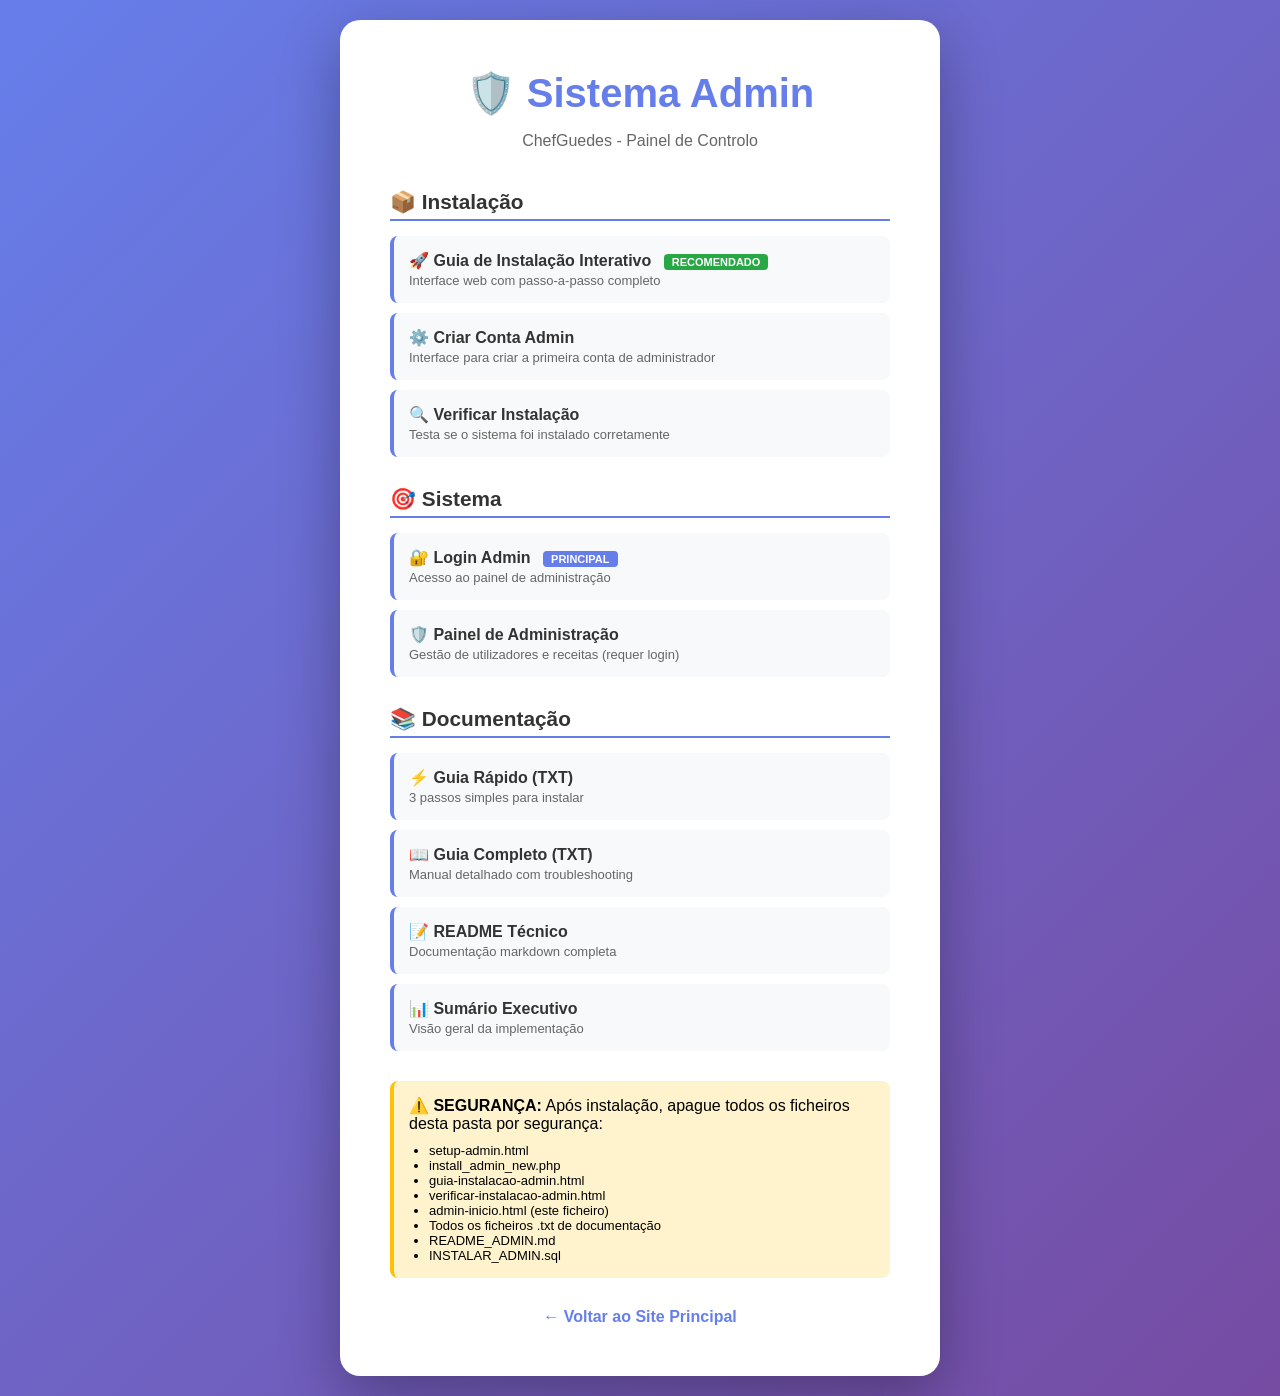
<file: admin-inicio.html>
<!DOCTYPE html>
<html lang="pt">
<head>
    <meta charset="UTF-8">
    <meta name="viewport" content="width=device-width, initial-scale=1.0">
    <title>Sistema Admin - ChefGuedes</title>
    <style>
        * { margin: 0; padding: 0; box-sizing: border-box; }
        body {
            font-family: 'Segoe UI', Tahoma, Geneva, Verdana, sans-serif;
            background: linear-gradient(135deg, #667eea 0%, #764ba2 100%);
            min-height: 100vh;
            display: flex;
            align-items: center;
            justify-content: center;
            padding: 20px;
        }
        .container {
            background: white;
            border-radius: 20px;
            box-shadow: 0 20px 60px rgba(0,0,0,0.3);
            padding: 50px;
            max-width: 600px;
            width: 100%;
        }
        h1 {
            color: #667eea;
            text-align: center;
            margin-bottom: 15px;
            font-size: 2.5em;
        }
        .subtitle {
            text-align: center;
            color: #666;
            margin-bottom: 40px;
        }
        .section {
            margin-bottom: 30px;
        }
        .section h2 {
            color: #333;
            margin-bottom: 15px;
            font-size: 1.3em;
            border-bottom: 2px solid #667eea;
            padding-bottom: 5px;
        }
        .link-grid {
            display: grid;
            gap: 10px;
        }
        .link {
            display: block;
            padding: 15px;
            background: #f8f9fa;
            border-radius: 8px;
            text-decoration: none;
            color: #333;
            transition: all 0.3s;
            border-left: 4px solid #667eea;
        }
        .link:hover {
            background: #e9ecef;
            transform: translateX(5px);
        }
        .link-title {
            font-weight: 600;
            margin-bottom: 3px;
        }
        .link-desc {
            font-size: 13px;
            color: #666;
        }
        .badge {
            display: inline-block;
            background: #667eea;
            color: white;
            padding: 2px 8px;
            border-radius: 4px;
            font-size: 11px;
            margin-left: 8px;
        }
        .badge-success {
            background: #28a745;
        }
        .badge-warning {
            background: #ffc107;
            color: #000;
        }
    </style>
</head>
<body>
    <div class="container">
        <h1>🛡️ Sistema Admin</h1>
        <p class="subtitle">ChefGuedes - Painel de Controlo</p>
        
        <!-- INSTALAÇÃO -->
        <div class="section">
            <h2>📦 Instalação</h2>
            <div class="link-grid">
                <a href="guia-instalacao-admin.html" class="link">
                    <div class="link-title">🚀 Guia de Instalação Interativo <span class="badge-success badge">RECOMENDADO</span></div>
                    <div class="link-desc">Interface web com passo-a-passo completo</div>
                </a>
                <a href="setup-admin.html" class="link">
                    <div class="link-title">⚙️ Criar Conta Admin</div>
                    <div class="link-desc">Interface para criar a primeira conta de administrador</div>
                </a>
                <a href="verificar-instalacao-admin.html" class="link">
                    <div class="link-title">🔍 Verificar Instalação</div>
                    <div class="link-desc">Testa se o sistema foi instalado corretamente</div>
                </a>
            </div>
        </div>
        
        <!-- SISTEMA -->
        <div class="section">
            <h2>🎯 Sistema</h2>
            <div class="link-grid">
                <a href="login.html" class="link">
                    <div class="link-title">🔐 Login Admin <span class="badge">PRINCIPAL</span></div>
                    <div class="link-desc">Acesso ao painel de administração</div>
                </a>
                <a href="pages/admin.html" class="link">
                    <div class="link-title">🛡️ Painel de Administração</div>
                    <div class="link-desc">Gestão de utilizadores e receitas (requer login)</div>
                </a>
            </div>
        </div>
        
        <!-- DOCUMENTAÇÃO -->
        <div class="section">
            <h2>📚 Documentação</h2>
            <div class="link-grid">
                <a href="INSTALACAO_RAPIDA.txt" class="link" target="_blank">
                    <div class="link-title">⚡ Guia Rápido (TXT)</div>
                    <div class="link-desc">3 passos simples para instalar</div>
                </a>
                <a href="ADMIN_INSTALACAO.txt" class="link" target="_blank">
                    <div class="link-title">📖 Guia Completo (TXT)</div>
                    <div class="link-desc">Manual detalhado com troubleshooting</div>
                </a>
                <a href="README_ADMIN.md" class="link" target="_blank">
                    <div class="link-title">📝 README Técnico</div>
                    <div class="link-desc">Documentação markdown completa</div>
                </a>
                <a href="SUMARIO_ADMIN.txt" class="link" target="_blank">
                    <div class="link-title">📊 Sumário Executivo</div>
                    <div class="link-desc">Visão geral da implementação</div>
                </a>
            </div>
        </div>
        
        <!-- AVISOS -->
        <div class="section">
            <div style="background: #fff3cd; border-left: 4px solid #ffc107; padding: 15px; border-radius: 8px;">
                <strong>⚠️ SEGURANÇA:</strong> Após instalação, apague todos os ficheiros desta pasta por segurança:
                <ul style="margin-top: 10px; margin-left: 20px; font-size: 13px;">
                    <li>setup-admin.html</li>
                    <li>install_admin_new.php</li>
                    <li>guia-instalacao-admin.html</li>
                    <li>verificar-instalacao-admin.html</li>
                    <li>admin-inicio.html (este ficheiro)</li>
                    <li>Todos os ficheiros .txt de documentação</li>
                    <li>README_ADMIN.md</li>
                    <li>INSTALAR_ADMIN.sql</li>
                </ul>
            </div>
        </div>
        
        <!-- VOLTAR -->
        <div style="text-align: center; margin-top: 30px;">
            <a href="index.html" style="color: #667eea; text-decoration: none; font-weight: 600;">
                ← Voltar ao Site Principal
            </a>
        </div>
    </div>
</body>
</html>
</file>
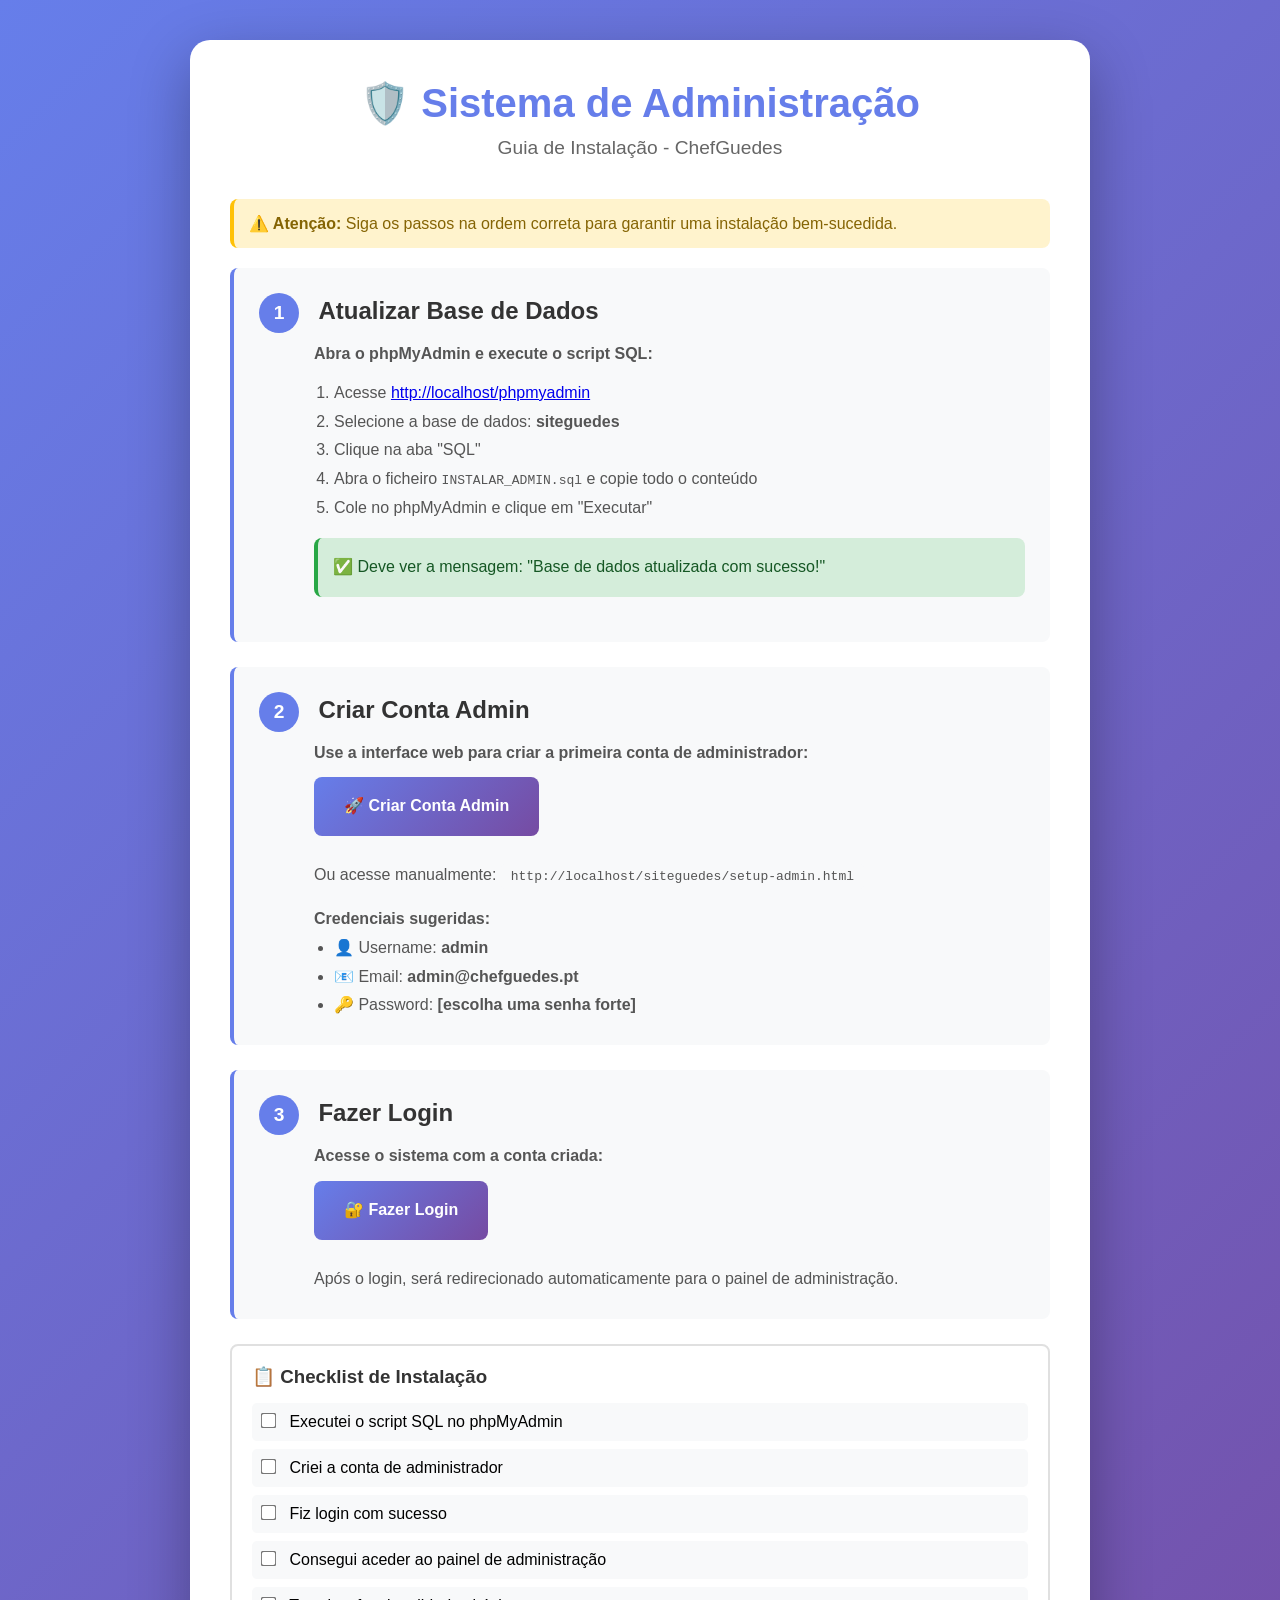
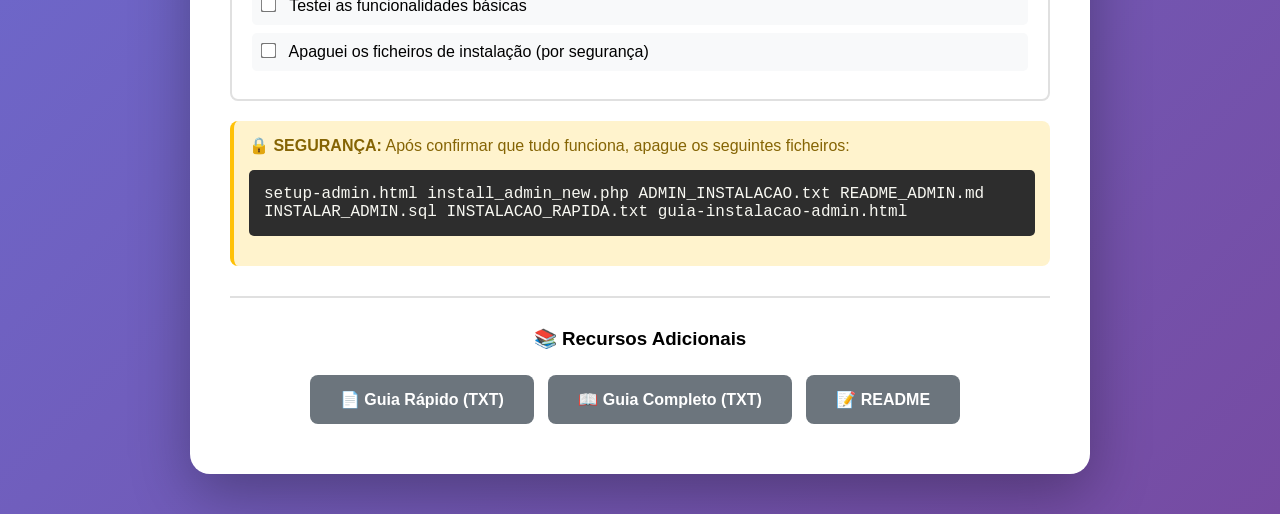
<file: guia-instalacao-admin.html>
<!DOCTYPE html>
<html lang="pt">
<head>
    <meta charset="UTF-8">
    <meta name="viewport" content="width=device-width, initial-scale=1.0">
    <title>Guia de Instalação Admin - ChefGuedes</title>
    <style>
        * {
            margin: 0;
            padding: 0;
            box-sizing: border-box;
        }
        
        body {
            font-family: 'Segoe UI', Tahoma, Geneva, Verdana, sans-serif;
            background: linear-gradient(135deg, #667eea 0%, #764ba2 100%);
            min-height: 100vh;
            padding: 40px 20px;
        }
        
        .container {
            max-width: 900px;
            margin: 0 auto;
            background: white;
            border-radius: 20px;
            box-shadow: 0 20px 60px rgba(0,0,0,0.3);
            padding: 40px;
        }
        
        h1 {
            color: #667eea;
            text-align: center;
            margin-bottom: 10px;
            font-size: 2.5em;
        }
        
        .subtitle {
            text-align: center;
            color: #666;
            margin-bottom: 40px;
            font-size: 1.2em;
        }
        
        .step {
            background: #f8f9fa;
            border-left: 4px solid #667eea;
            padding: 25px;
            margin-bottom: 25px;
            border-radius: 8px;
        }
        
        .step-number {
            display: inline-block;
            background: #667eea;
            color: white;
            width: 40px;
            height: 40px;
            border-radius: 50%;
            text-align: center;
            line-height: 40px;
            font-weight: bold;
            margin-right: 15px;
            font-size: 1.2em;
        }
        
        .step h2 {
            display: inline-block;
            color: #333;
            font-size: 1.5em;
            margin-bottom: 15px;
        }
        
        .step-content {
            margin-left: 55px;
            color: #555;
            line-height: 1.8;
        }
        
        .code {
            background: #2d2d2d;
            color: #f8f8f2;
            padding: 15px;
            border-radius: 5px;
            font-family: 'Courier New', monospace;
            margin: 15px 0;
            overflow-x: auto;
        }
        
        .btn {
            display: inline-block;
            background: linear-gradient(135deg, #667eea 0%, #764ba2 100%);
            color: white;
            padding: 15px 30px;
            border-radius: 8px;
            text-decoration: none;
            font-weight: 600;
            margin: 10px 10px 10px 0;
            transition: transform 0.2s;
        }
        
        .btn:hover {
            transform: translateY(-2px);
        }
        
        .btn-secondary {
            background: #6c757d;
        }
        
        .alert {
            padding: 15px;
            border-radius: 8px;
            margin: 20px 0;
        }
        
        .alert-warning {
            background: #fff3cd;
            border-left: 4px solid #ffc107;
            color: #856404;
        }
        
        .alert-success {
            background: #d4edda;
            border-left: 4px solid #28a745;
            color: #155724;
        }
        
        .checklist {
            background: white;
            border: 2px solid #e0e0e0;
            border-radius: 8px;
            padding: 20px;
            margin-top: 20px;
        }
        
        .checklist h3 {
            color: #333;
            margin-bottom: 15px;
        }
        
        .checklist label {
            display: block;
            padding: 10px;
            margin-bottom: 8px;
            background: #f8f9fa;
            border-radius: 5px;
            cursor: pointer;
            transition: background 0.2s;
        }
        
        .checklist label:hover {
            background: #e9ecef;
        }
        
        .checklist input[type="checkbox"] {
            margin-right: 10px;
            transform: scale(1.2);
        }
        
        .links {
            text-align: center;
            margin-top: 30px;
            padding-top: 30px;
            border-top: 2px solid #e0e0e0;
        }
    </style>
</head>
<body>
    <div class="container">
        <h1>🛡️ Sistema de Administração</h1>
        <p class="subtitle">Guia de Instalação - ChefGuedes</p>
        
        <div class="alert alert-warning">
            <strong>⚠️ Atenção:</strong> Siga os passos na ordem correta para garantir uma instalação bem-sucedida.
        </div>
        
        <!-- PASSO 1 -->
        <div class="step">
            <span class="step-number">1</span>
            <h2>Atualizar Base de Dados</h2>
            <div class="step-content">
                <p><strong>Abra o phpMyAdmin e execute o script SQL:</strong></p>
                <ol style="margin-left: 20px; margin-top: 10px;">
                    <li>Acesse <a href="http://localhost/phpmyadmin" target="_blank">http://localhost/phpmyadmin</a></li>
                    <li>Selecione a base de dados: <strong>siteguedes</strong></li>
                    <li>Clique na aba "SQL"</li>
                    <li>Abra o ficheiro <code>INSTALAR_ADMIN.sql</code> e copie todo o conteúdo</li>
                    <li>Cole no phpMyAdmin e clique em "Executar"</li>
                </ol>
                <div class="alert alert-success" style="margin-top: 15px;">
                    ✅ Deve ver a mensagem: "Base de dados atualizada com sucesso!"
                </div>
            </div>
        </div>
        
        <!-- PASSO 2 -->
        <div class="step">
            <span class="step-number">2</span>
            <h2>Criar Conta Admin</h2>
            <div class="step-content">
                <p><strong>Use a interface web para criar a primeira conta de administrador:</strong></p>
                <a href="setup-admin.html" class="btn" target="_blank">🚀 Criar Conta Admin</a>
                <p style="margin-top: 15px;">
                    Ou acesse manualmente: 
                    <code style="background: #f8f9fa; padding: 5px 10px; border-radius: 4px;">
                        http://localhost/siteguedes/setup-admin.html
                    </code>
                </p>
                <p style="margin-top: 15px;"><strong>Credenciais sugeridas:</strong></p>
                <ul style="margin-left: 20px;">
                    <li>👤 Username: <strong>admin</strong></li>
                    <li>📧 Email: <strong>admin@chefguedes.pt</strong></li>
                    <li>🔑 Password: <strong>[escolha uma senha forte]</strong></li>
                </ul>
            </div>
        </div>
        
        <!-- PASSO 3 -->
        <div class="step">
            <span class="step-number">3</span>
            <h2>Fazer Login</h2>
            <div class="step-content">
                <p><strong>Acesse o sistema com a conta criada:</strong></p>
                <a href="login.html" class="btn">🔐 Fazer Login</a>
                <p style="margin-top: 15px;">
                    Após o login, será redirecionado automaticamente para o painel de administração.
                </p>
            </div>
        </div>
        
        <!-- CHECKLIST -->
        <div class="checklist">
            <h3>📋 Checklist de Instalação</h3>
            <label>
                <input type="checkbox"> Executei o script SQL no phpMyAdmin
            </label>
            <label>
                <input type="checkbox"> Criei a conta de administrador
            </label>
            <label>
                <input type="checkbox"> Fiz login com sucesso
            </label>
            <label>
                <input type="checkbox"> Consegui aceder ao painel de administração
            </label>
            <label>
                <input type="checkbox"> Testei as funcionalidades básicas
            </label>
            <label>
                <input type="checkbox"> Apaguei os ficheiros de instalação (por segurança)
            </label>
        </div>
        
        <!-- ALERTA DE SEGURANÇA -->
        <div class="alert alert-warning">
            <strong>🔒 SEGURANÇA:</strong> Após confirmar que tudo funciona, apague os seguintes ficheiros:
            <div class="code">
setup-admin.html
install_admin_new.php
ADMIN_INSTALACAO.txt
README_ADMIN.md
INSTALAR_ADMIN.sql
INSTALACAO_RAPIDA.txt
guia-instalacao-admin.html
            </div>
        </div>
        
        <!-- LINKS ÚTEIS -->
        <div class="links">
            <h3 style="margin-bottom: 15px;">📚 Recursos Adicionais</h3>
            <a href="INSTALACAO_RAPIDA.txt" class="btn btn-secondary">📄 Guia Rápido (TXT)</a>
            <a href="ADMIN_INSTALACAO.txt" class="btn btn-secondary">📖 Guia Completo (TXT)</a>
            <a href="README_ADMIN.md" class="btn btn-secondary">📝 README</a>
        </div>
    </div>
</body>
</html>
</file>
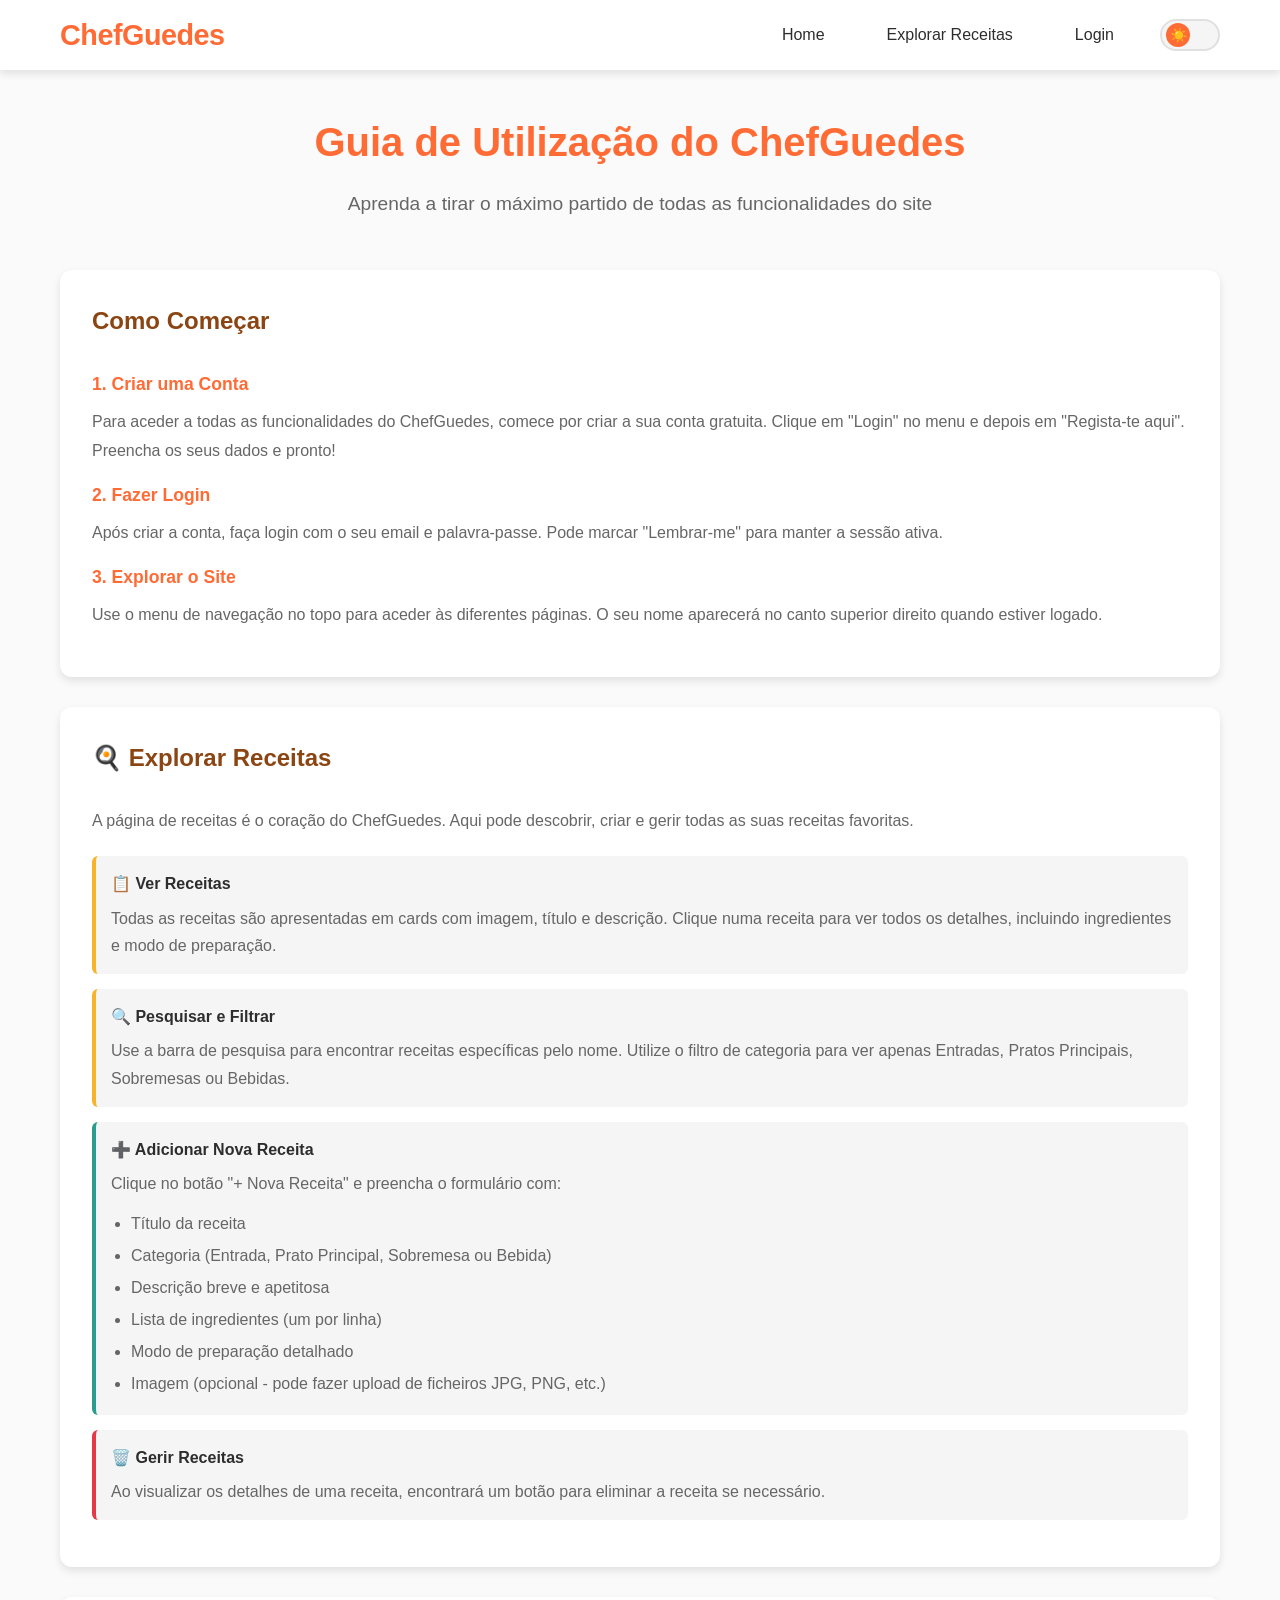
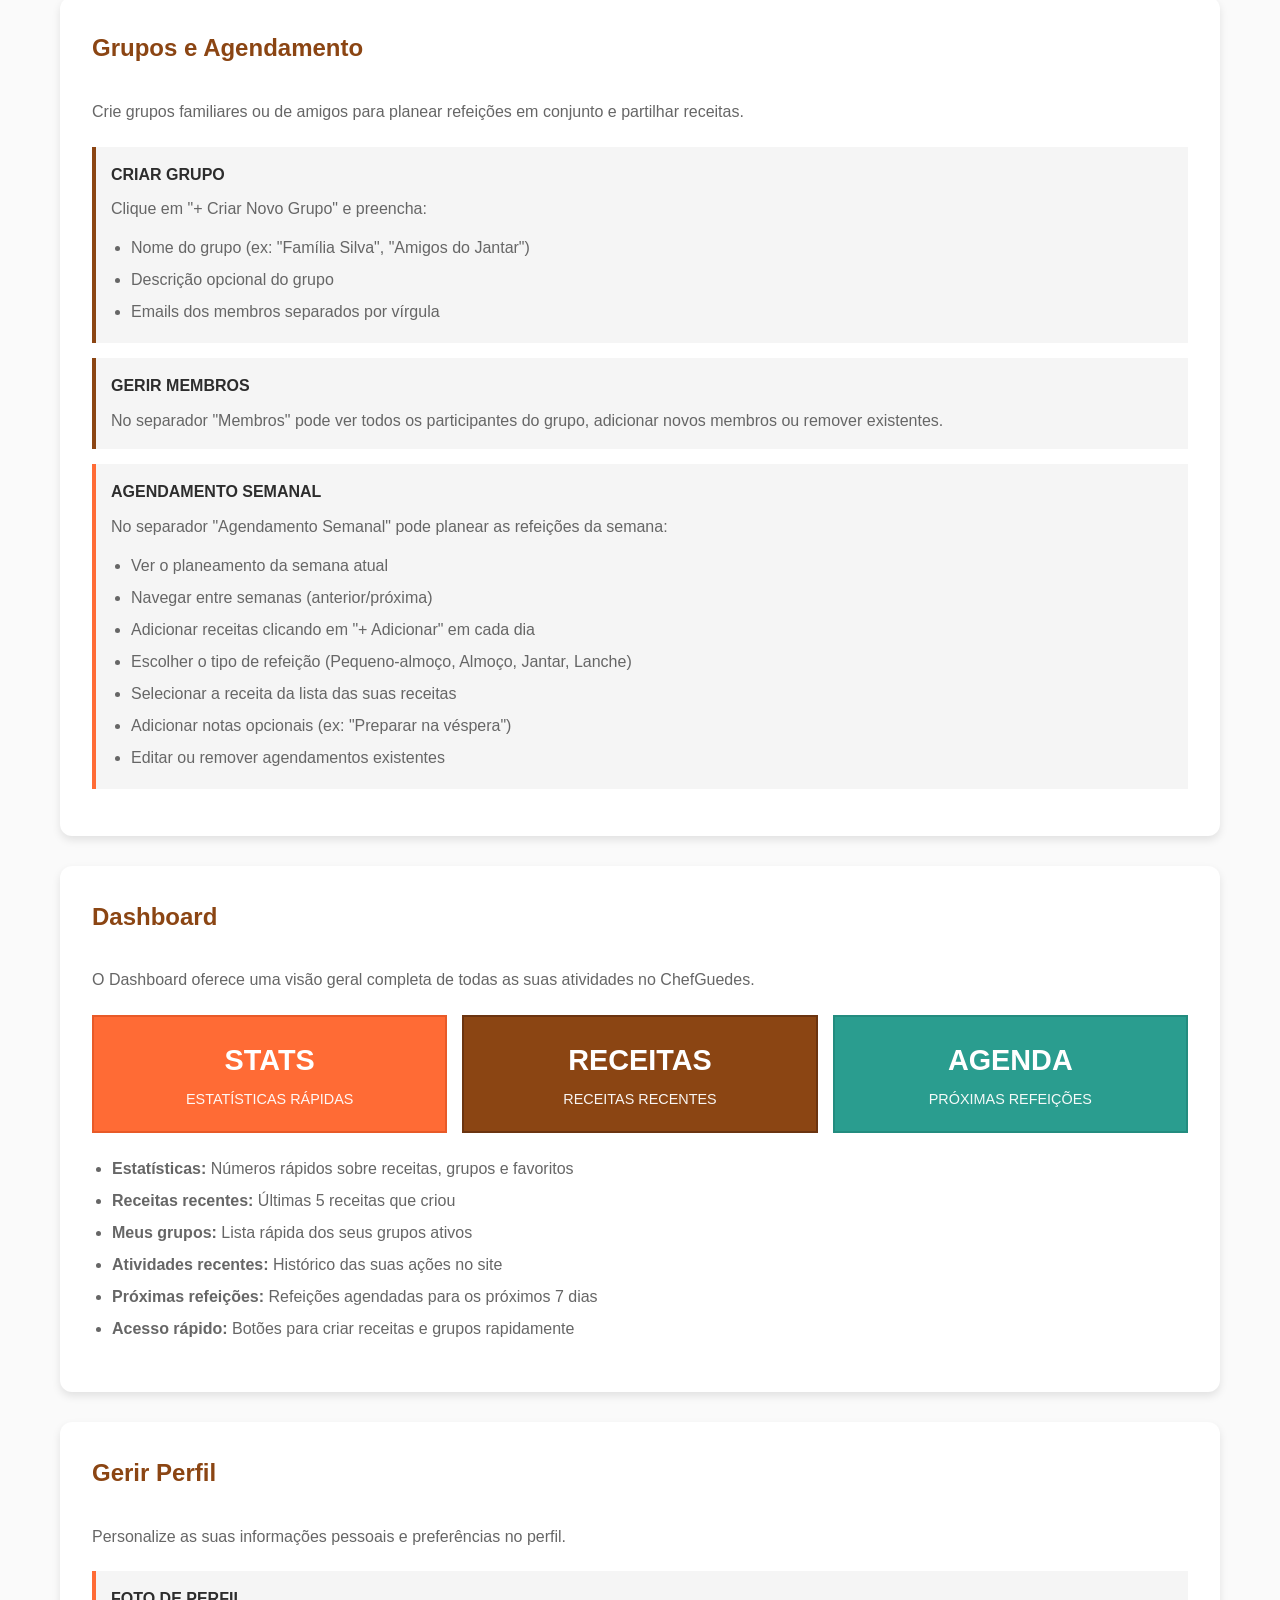
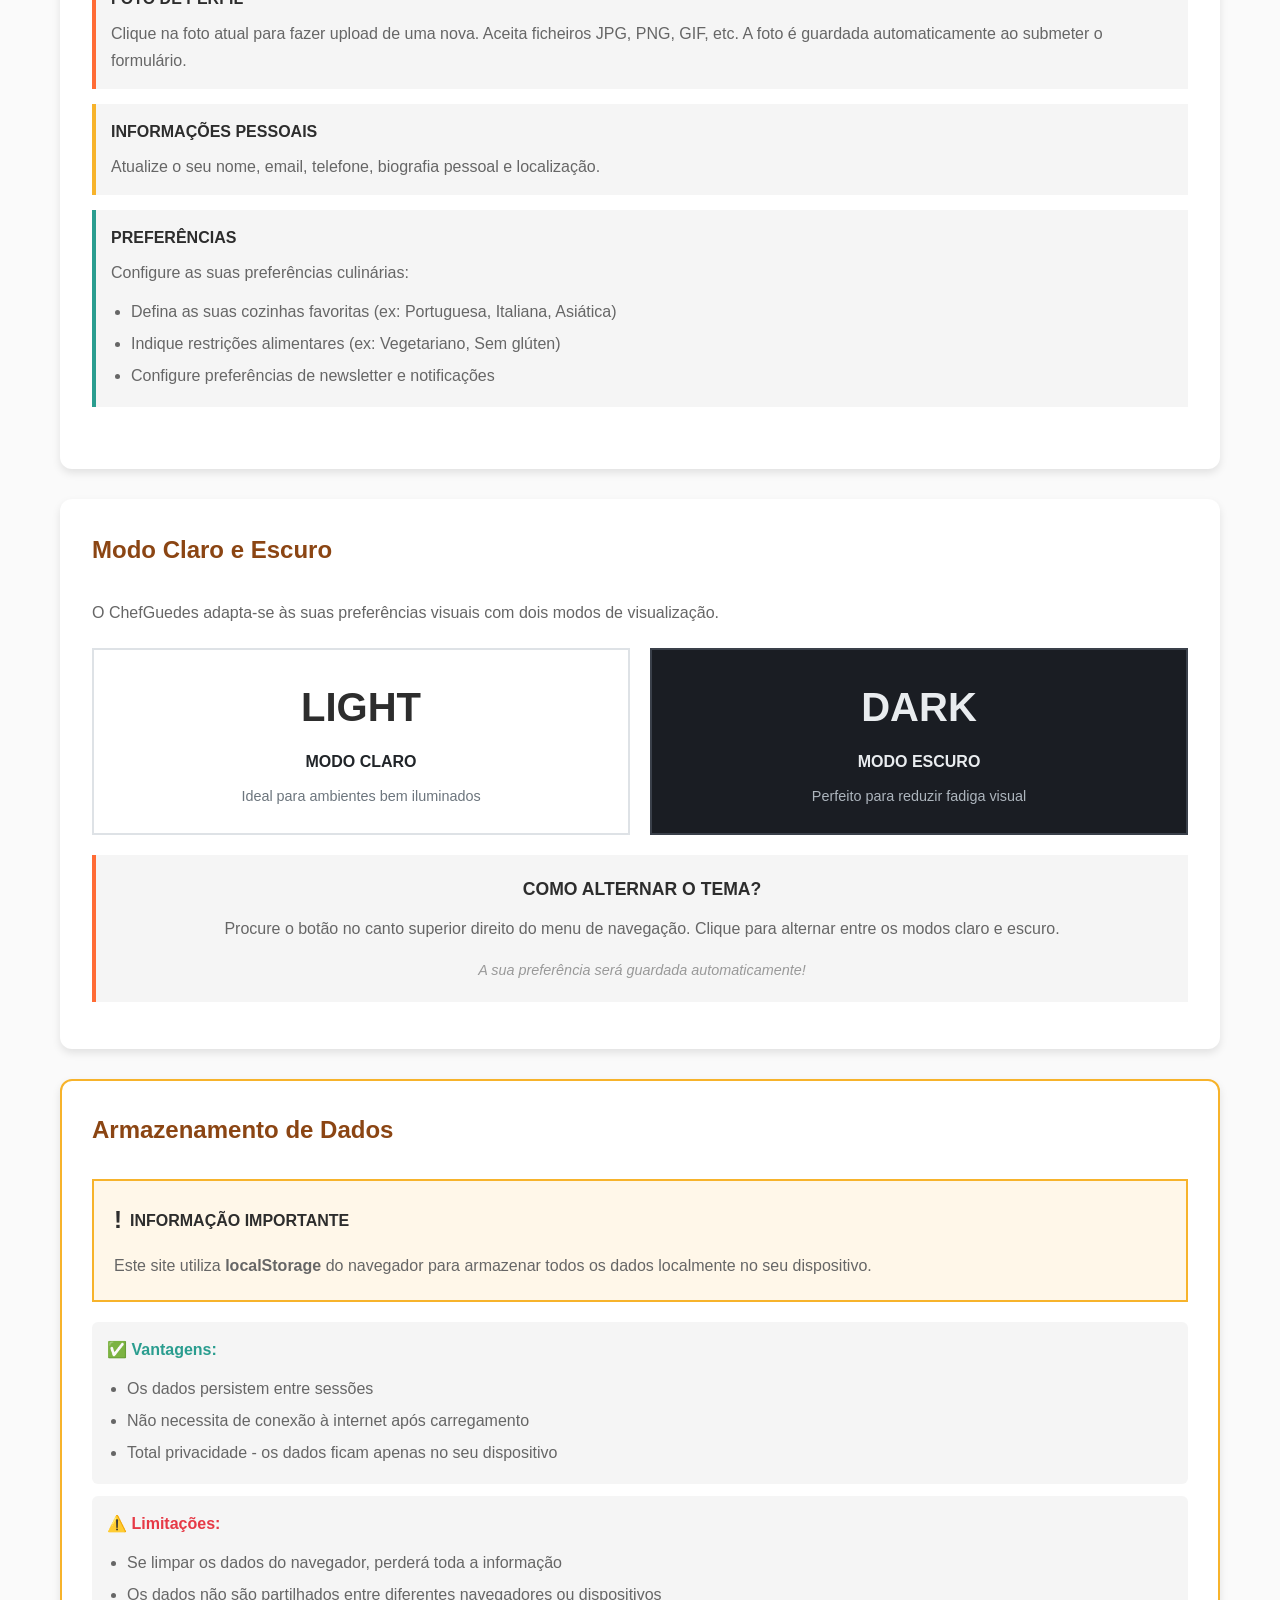
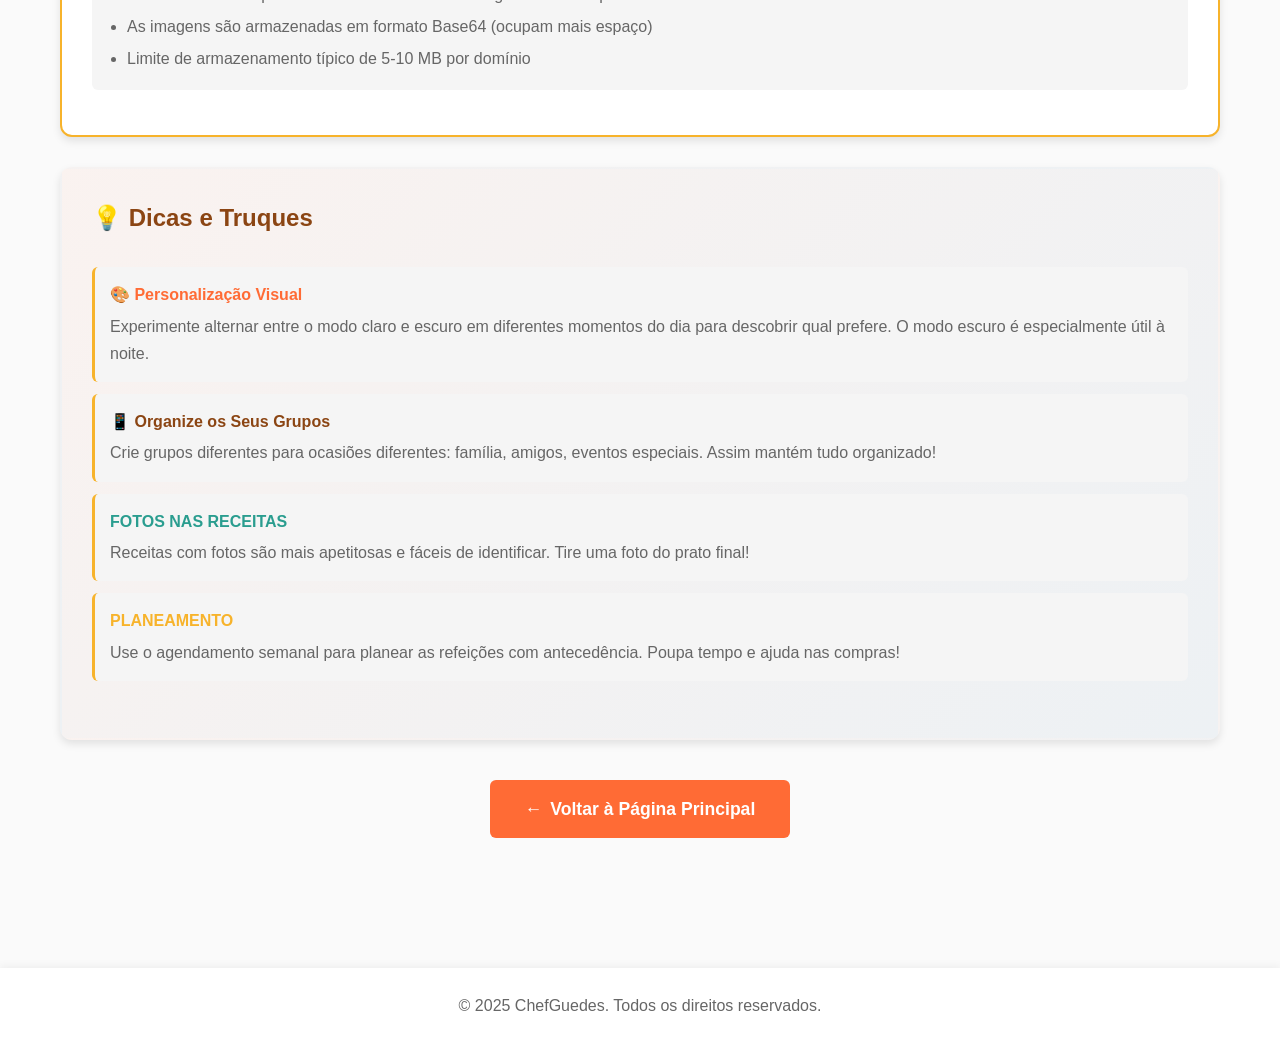
<file: guia.html>
<!DOCTYPE html>
<html lang="pt">
<head>
    <meta charset="UTF-8">
    <meta name="viewport" content="width=device-width, initial-scale=1.0">
    <title>Guia de Utilização - ChefGuedes</title>
    <link rel="stylesheet" href="css/styles.css">
</head>
<body>
    <nav class="navbar">
        <div class="nav-container">
            <div class="nav-brand">
                <a href="index.html">ChefGuedes</a>
            </div>
            <ul class="nav-menu">
                <li><a href="index.html">Home</a></li>
                <li><a href="pages/explorar-receitas.html">Explorar Receitas</a></li>
                <li id="authMenuItems"><a href="login.html">Login</a></li>
            </ul>
        </div>
    </nav>

    <main class="container">
        <div class="page-header">
            <h1>Guia de Utilização do ChefGuedes</h1>
            <p>Aprenda a tirar o máximo partido de todas as funcionalidades do site</p>
        </div>

        <!-- Seção 1: Começar -->
        <div class="dashboard-card">
            <h3>Como Começar</h3>
            <div style="padding: 15px 0;">
                <h4 style="color: var(--primary-color); margin-bottom: 10px; font-size: 1.1rem;">1. Criar uma Conta</h4>
                <p style="color: var(--text-secondary); margin-bottom: 15px; line-height: 1.8;">
                    Para aceder a todas as funcionalidades do ChefGuedes, comece por criar a sua conta gratuita. Clique em "Login" no menu e depois em "Regista-te aqui". Preencha os seus dados e pronto!
                </p>
                
                <h4 style="color: var(--primary-color); margin-bottom: 10px; font-size: 1.1rem;">2. Fazer Login</h4>
                <p style="color: var(--text-secondary); margin-bottom: 15px; line-height: 1.8;">
                    Após criar a conta, faça login com o seu email e palavra-passe. Pode marcar "Lembrar-me" para manter a sessão ativa.
                </p>
                
                <h4 style="color: var(--primary-color); margin-bottom: 10px; font-size: 1.1rem;">3. Explorar o Site</h4>
                <p style="color: var(--text-secondary); line-height: 1.8;">
                    Use o menu de navegação no topo para aceder às diferentes páginas. O seu nome aparecerá no canto superior direito quando estiver logado.
                </p>
            </div>
        </div>

        <!-- Seção 2: Explorar Receitas -->
        <div class="dashboard-card">
            <h3>🍳 Explorar Receitas</h3>
            <div style="padding: 15px 0;">
                <p style="color: var(--text-secondary); margin-bottom: 20px; line-height: 1.8;">
                    A página de receitas é o coração do ChefGuedes. Aqui pode descobrir, criar e gerir todas as suas receitas favoritas.
                </p>
                
                <div style="background: var(--bg-secondary); padding: 15px; border-radius: var(--border-radius-sm); margin-bottom: 15px; border-left: 4px solid var(--accent-color);">
                    <strong style="color: var(--text-primary);">📋 Ver Receitas</strong>
                    <p style="color: var(--text-secondary); margin-top: 8px; line-height: 1.7;">
                        Todas as receitas são apresentadas em cards com imagem, título e descrição. Clique numa receita para ver todos os detalhes, incluindo ingredientes e modo de preparação.
                    </p>
                </div>

                <div style="background: var(--bg-secondary); padding: 15px; border-radius: var(--border-radius-sm); margin-bottom: 15px; border-left: 4px solid var(--accent-color);">
                    <strong style="color: var(--text-primary);">🔍 Pesquisar e Filtrar</strong>
                    <p style="color: var(--text-secondary); margin-top: 8px; line-height: 1.7;">
                        Use a barra de pesquisa para encontrar receitas específicas pelo nome. Utilize o filtro de categoria para ver apenas Entradas, Pratos Principais, Sobremesas ou Bebidas.
                    </p>
                </div>

                <div style="background: var(--bg-secondary); padding: 15px; border-radius: var(--border-radius-sm); margin-bottom: 15px; border-left: 4px solid var(--success-color);">
                    <strong style="color: var(--text-primary);">➕ Adicionar Nova Receita</strong>
                    <p style="color: var(--text-secondary); margin-top: 8px; margin-bottom: 10px; line-height: 1.7;">
                        Clique no botão "+ Nova Receita" e preencha o formulário com:
                    </p>
                    <ul style="color: var(--text-secondary); margin-left: 20px; line-height: 2;">
                        <li>Título da receita</li>
                        <li>Categoria (Entrada, Prato Principal, Sobremesa ou Bebida)</li>
                        <li>Descrição breve e apetitosa</li>
                        <li>Lista de ingredientes (um por linha)</li>
                        <li>Modo de preparação detalhado</li>
                        <li>Imagem (opcional - pode fazer upload de ficheiros JPG, PNG, etc.)</li>
                    </ul>
                </div>

                <div style="background: var(--bg-secondary); padding: 15px; border-radius: var(--border-radius-sm); border-left: 4px solid var(--danger-color);">
                    <strong style="color: var(--text-primary);">🗑️ Gerir Receitas</strong>
                    <p style="color: var(--text-secondary); margin-top: 8px; line-height: 1.7;">
                        Ao visualizar os detalhes de uma receita, encontrará um botão para eliminar a receita se necessário.
                    </p>
                </div>
            </div>
        </div>

        <!-- Seção 3: Grupos -->
        <div class="dashboard-card">
            <h3>Grupos e Agendamento</h3>
            <div style="padding: 15px 0;">
                <p style="color: var(--text-secondary); margin-bottom: 20px; line-height: 1.8;">
                    Crie grupos familiares ou de amigos para planear refeições em conjunto e partilhar receitas.
                </p>

                <div style="background: var(--bg-secondary); padding: 15px; border-radius: 0; margin-bottom: 15px; border-left: 4px solid var(--secondary-color);">
                    <strong style="color: var(--text-primary);">CRIAR GRUPO</strong>
                    <p style="color: var(--text-secondary); margin-top: 8px; margin-bottom: 10px; line-height: 1.7;">
                        Clique em "+ Criar Novo Grupo" e preencha:
                    </p>
                    <ul style="color: var(--text-secondary); margin-left: 20px; line-height: 2;">
                        <li>Nome do grupo (ex: "Família Silva", "Amigos do Jantar")</li>
                        <li>Descrição opcional do grupo</li>
                        <li>Emails dos membros separados por vírgula</li>
                    </ul>
                </div>

                <div style="background: var(--bg-secondary); padding: 15px; border-radius: 0; margin-bottom: 15px; border-left: 4px solid var(--secondary-color);">
                    <strong style="color: var(--text-primary);">GERIR MEMBROS</strong>
                    <p style="color: var(--text-secondary); margin-top: 8px; line-height: 1.7;">
                        No separador "Membros" pode ver todos os participantes do grupo, adicionar novos membros ou remover existentes.
                    </p>
                </div>

                <div style="background: var(--bg-secondary); padding: 15px; border-radius: 0; border-left: 4px solid var(--primary-color);">
                    <strong style="color: var(--text-primary);">AGENDAMENTO SEMANAL</strong>
                    <p style="color: var(--text-secondary); margin-top: 8px; margin-bottom: 10px; line-height: 1.7;">
                        No separador "Agendamento Semanal" pode planear as refeições da semana:
                    </p>
                    <ul style="color: var(--text-secondary); margin-left: 20px; line-height: 2;">
                        <li>Ver o planeamento da semana atual</li>
                        <li>Navegar entre semanas (anterior/próxima)</li>
                        <li>Adicionar receitas clicando em "+ Adicionar" em cada dia</li>
                        <li>Escolher o tipo de refeição (Pequeno-almoço, Almoço, Jantar, Lanche)</li>
                        <li>Selecionar a receita da lista das suas receitas</li>
                        <li>Adicionar notas opcionais (ex: "Preparar na véspera")</li>
                        <li>Editar ou remover agendamentos existentes</li>
                    </ul>
                </div>
            </div>
        </div>

        <!-- Seção 4: Dashboard -->
        <div class="dashboard-card">
            <h3>Dashboard</h3>
            <div style="padding: 15px 0;">
                <p style="color: var(--text-secondary); margin-bottom: 20px; line-height: 1.8;">
                    O Dashboard oferece uma visão geral completa de todas as suas atividades no ChefGuedes.
                </p>

                <div style="display: grid; grid-template-columns: repeat(auto-fit, minmax(200px, 1fr)); gap: 15px; margin-bottom: 20px;">
                    <div style="background: var(--primary-color); padding: 20px; border-radius: 0; text-align: center; color: var(--text-inverse); border: 2px solid var(--primary-dark);">
                        <div style="font-size: 1.8rem; font-weight: 700; margin-bottom: 5px;">STATS</div>
                        <div style="font-size: 0.9rem; opacity: 0.95; text-transform: uppercase;">Estatísticas Rápidas</div>
                    </div>
                    <div style="background: var(--secondary-color); padding: 20px; border-radius: 0; text-align: center; color: var(--text-inverse); border: 2px solid var(--secondary-dark);">
                        <div style="font-size: 1.8rem; font-weight: 700; margin-bottom: 5px;">RECEITAS</div>
                        <div style="font-size: 0.9rem; opacity: 0.95; text-transform: uppercase;">Receitas Recentes</div>
                    </div>
                    <div style="background: var(--success-color); padding: 20px; border-radius: 0; text-align: center; color: var(--text-inverse); border: 2px solid #238c7f;">
                        <div style="font-size: 1.8rem; font-weight: 700; margin-bottom: 5px;">AGENDA</div>
                        <div style="font-size: 0.9rem; opacity: 0.95; text-transform: uppercase;">Próximas Refeições</div>
                    </div>
                </div>

                <ul style="color: var(--text-secondary); margin-left: 20px; line-height: 2;">
                    <li><strong>Estatísticas:</strong> Números rápidos sobre receitas, grupos e favoritos</li>
                    <li><strong>Receitas recentes:</strong> Últimas 5 receitas que criou</li>
                    <li><strong>Meus grupos:</strong> Lista rápida dos seus grupos ativos</li>
                    <li><strong>Atividades recentes:</strong> Histórico das suas ações no site</li>
                    <li><strong>Próximas refeições:</strong> Refeições agendadas para os próximos 7 dias</li>
                    <li><strong>Acesso rápido:</strong> Botões para criar receitas e grupos rapidamente</li>
                </ul>
            </div>
        </div>

        <!-- Seção 5: Perfil -->
        <div class="dashboard-card">
            <h3>Gerir Perfil</h3>
            <div style="padding: 15px 0;">
                <p style="color: var(--text-secondary); margin-bottom: 20px; line-height: 1.8;">
                    Personalize as suas informações pessoais e preferências no perfil.
                </p>

                <div style="background: var(--bg-secondary); padding: 15px; border-radius: 0; margin-bottom: 15px; border-left: 4px solid var(--primary-color);">
                    <strong style="color: var(--text-primary);">FOTO DE PERFIL</strong>
                    <p style="color: var(--text-secondary); margin-top: 8px; line-height: 1.7;">
                        Clique na foto atual para fazer upload de uma nova. Aceita ficheiros JPG, PNG, GIF, etc. A foto é guardada automaticamente ao submeter o formulário.
                    </p>
                </div>

                <div style="background: var(--bg-secondary); padding: 15px; border-radius: 0; margin-bottom: 15px; border-left: 4px solid var(--accent-color);">
                    <strong style="color: var(--text-primary);">INFORMAÇÕES PESSOAIS</strong>
                    <p style="color: var(--text-secondary); margin-top: 8px; line-height: 1.7;">
                        Atualize o seu nome, email, telefone, biografia pessoal e localização.
                    </p>
                </div>

                <div style="background: var(--bg-secondary); padding: 15px; border-radius: 0; margin-bottom: 15px; border-left: 4px solid var(--success-color);">
                    <strong style="color: var(--text-primary);">PREFERÊNCIAS</strong>
                    <p style="color: var(--text-secondary); margin-top: 8px; margin-bottom: 10px; line-height: 1.7;">
                        Configure as suas preferências culinárias:
                    </p>
                    <ul style="color: var(--text-secondary); margin-left: 20px; line-height: 2;">
                        <li>Defina as suas cozinhas favoritas (ex: Portuguesa, Italiana, Asiática)</li>
                        <li>Indique restrições alimentares (ex: Vegetariano, Sem glúten)</li>
                        <li>Configure preferências de newsletter e notificações</li>
                    </ul>
                </div>
            </div>
        </div>

        <!-- Seção 6: Modo Claro/Escuro -->
        <div class="dashboard-card">
            <h3>Modo Claro e Escuro</h3>
            <div style="padding: 15px 0;">
                <p style="color: var(--text-secondary); margin-bottom: 20px; line-height: 1.8;">
                    O ChefGuedes adapta-se às suas preferências visuais com dois modos de visualização.
                </p>

                <div style="display: grid; grid-template-columns: repeat(auto-fit, minmax(250px, 1fr)); gap: 20px; margin-bottom: 20px;">
                    <div style="background: #ffffff; padding: 25px; border-radius: 0; border: 2px solid #dee2e6; text-align: center;">
                        <div style="font-size: 2.5rem; margin-bottom: 10px; font-weight: 700;">LIGHT</div>
                        <h4 style="color: #212529; margin-bottom: 10px; text-transform: uppercase;">Modo Claro</h4>
                        <p style="color: #6c757d; font-size: 0.9rem;">Ideal para ambientes bem iluminados</p>
                    </div>
                    <div style="background: #1a1d23; padding: 25px; border-radius: 0; border: 2px solid #3a404a; text-align: center;">
                        <div style="font-size: 2.5rem; margin-bottom: 10px; font-weight: 700; color: #e9ecef;">DARK</div>
                        <h4 style="color: #e9ecef; margin-bottom: 10px; text-transform: uppercase;">Modo Escuro</h4>
                        <p style="color: #adb5bd; font-size: 0.9rem;">Perfeito para reduzir fadiga visual</p>
                    </div>
                </div>

                <div style="background: var(--bg-secondary); padding: 20px; border-radius: 0; border-left: 4px solid var(--primary-color); text-align: center;">
                    <p style="color: var(--text-primary); font-weight: 600; margin-bottom: 12px; font-size: 1.1rem; text-transform: uppercase;">
                        Como Alternar o Tema?
                    </p>
                    <p style="color: var(--text-secondary); line-height: 1.8; margin-bottom: 15px;">
                        Procure o botão no canto superior direito do menu de navegação. Clique para alternar entre os modos claro e escuro.
                    </p>
                    <p style="color: var(--text-light); font-size: 0.9rem; font-style: italic;">
                        A sua preferência será guardada automaticamente!
                    </p>
                </div>
            </div>
        </div>

        <!-- Seção 7: Armazenamento -->
        <div class="dashboard-card" style="border: 2px solid var(--accent-color);">
            <h3>Armazenamento de Dados</h3>
            <div style="padding: 15px 0;">
                <div style="background: rgba(247, 179, 43, 0.1); padding: 20px; border-radius: 0; border: 2px solid var(--accent-color); margin-bottom: 20px;">
                    <p style="color: var(--text-primary); font-weight: 600; margin-bottom: 12px; display: flex; align-items: center; gap: 8px; text-transform: uppercase;">
                        <span style="font-size: 1.5rem;">!</span> Informação Importante
                    </p>
                    <p style="color: var(--text-secondary); line-height: 1.8;">
                        Este site utiliza <strong>localStorage</strong> do navegador para armazenar todos os dados localmente no seu dispositivo.
                    </p>
                </div>

                <div style="background: var(--bg-secondary); padding: 15px; border-radius: var(--border-radius-sm); margin-bottom: 12px;">
                    <strong style="color: var(--success-color);">✅ Vantagens:</strong>
                    <ul style="color: var(--text-secondary); margin-left: 20px; margin-top: 10px; line-height: 2;">
                        <li>Os dados persistem entre sessões</li>
                        <li>Não necessita de conexão à internet após carregamento</li>
                        <li>Total privacidade - os dados ficam apenas no seu dispositivo</li>
                    </ul>
                </div>

                <div style="background: var(--bg-secondary); padding: 15px; border-radius: var(--border-radius-sm);">
                    <strong style="color: var(--danger-color);">⚠️ Limitações:</strong>
                    <ul style="color: var(--text-secondary); margin-left: 20px; margin-top: 10px; line-height: 2;">
                        <li>Se limpar os dados do navegador, perderá toda a informação</li>
                        <li>Os dados não são partilhados entre diferentes navegadores ou dispositivos</li>
                        <li>As imagens são armazenadas em formato Base64 (ocupam mais espaço)</li>
                        <li>Limite de armazenamento típico de 5-10 MB por domínio</li>
                    </ul>
                </div>
            </div>
        </div>

        <!-- Seção 8: Dicas -->
        <div class="dashboard-card" style="background: linear-gradient(135deg, rgba(255, 107, 53, 0.05), rgba(0, 78, 137, 0.05));">
            <h3>💡 Dicas e Truques</h3>
            <div style="padding: 15px 0;">
                <div class="activity-item" style="margin-bottom: 12px;">
                    <strong style="color: var(--primary-color);">🎨 Personalização Visual</strong>
                    <p style="color: var(--text-secondary); margin-top: 5px; line-height: 1.7;">
                        Experimente alternar entre o modo claro e escuro em diferentes momentos do dia para descobrir qual prefere. O modo escuro é especialmente útil à noite.
                    </p>
                </div>

                <div class="activity-item" style="margin-bottom: 12px;">
                    <strong style="color: var(--secondary-color);">📱 Organize os Seus Grupos</strong>
                    <p style="color: var(--text-secondary); margin-top: 5px; line-height: 1.7;">
                        Crie grupos diferentes para ocasiões diferentes: família, amigos, eventos especiais. Assim mantém tudo organizado!
                    </p>
                </div>

                <div class="activity-item" style="margin-bottom: 12px;">
                    <strong style="color: var(--success-color);">FOTOS NAS RECEITAS</strong>
                    <p style="color: var(--text-secondary); margin-top: 5px; line-height: 1.7;">
                        Receitas com fotos são mais apetitosas e fáceis de identificar. Tire uma foto do prato final!
                    </p>
                </div>

                <div class="activity-item">
                    <strong style="color: var(--accent-color);">PLANEAMENTO</strong>
                    <p style="color: var(--text-secondary); margin-top: 5px; line-height: 1.7;">
                        Use o agendamento semanal para planear as refeições com antecedência. Poupa tempo e ajuda nas compras!
                    </p>
                </div>
            </div>
        </div>

        <!-- Botão Voltar -->
        <div style="text-align: center; margin: 40px 0;">
            <a href="index.html" class="btn btn-primary" style="display: inline-flex; align-items: center; gap: 8px; font-size: 1.1rem; padding: 15px 35px;">
                <span>←</span> Voltar à Página Principal
            </a>
        </div>
    </main>

    <footer class="footer">
        <p>&copy; 2025 ChefGuedes. Todos os direitos reservados.</p>
    </footer>

    <script src="js/auth-api.js"></script>
    <script src="js/main-api.js"></script>
    <script src="js/clear-recipes.js"></script>
</body>
</html>
</file>
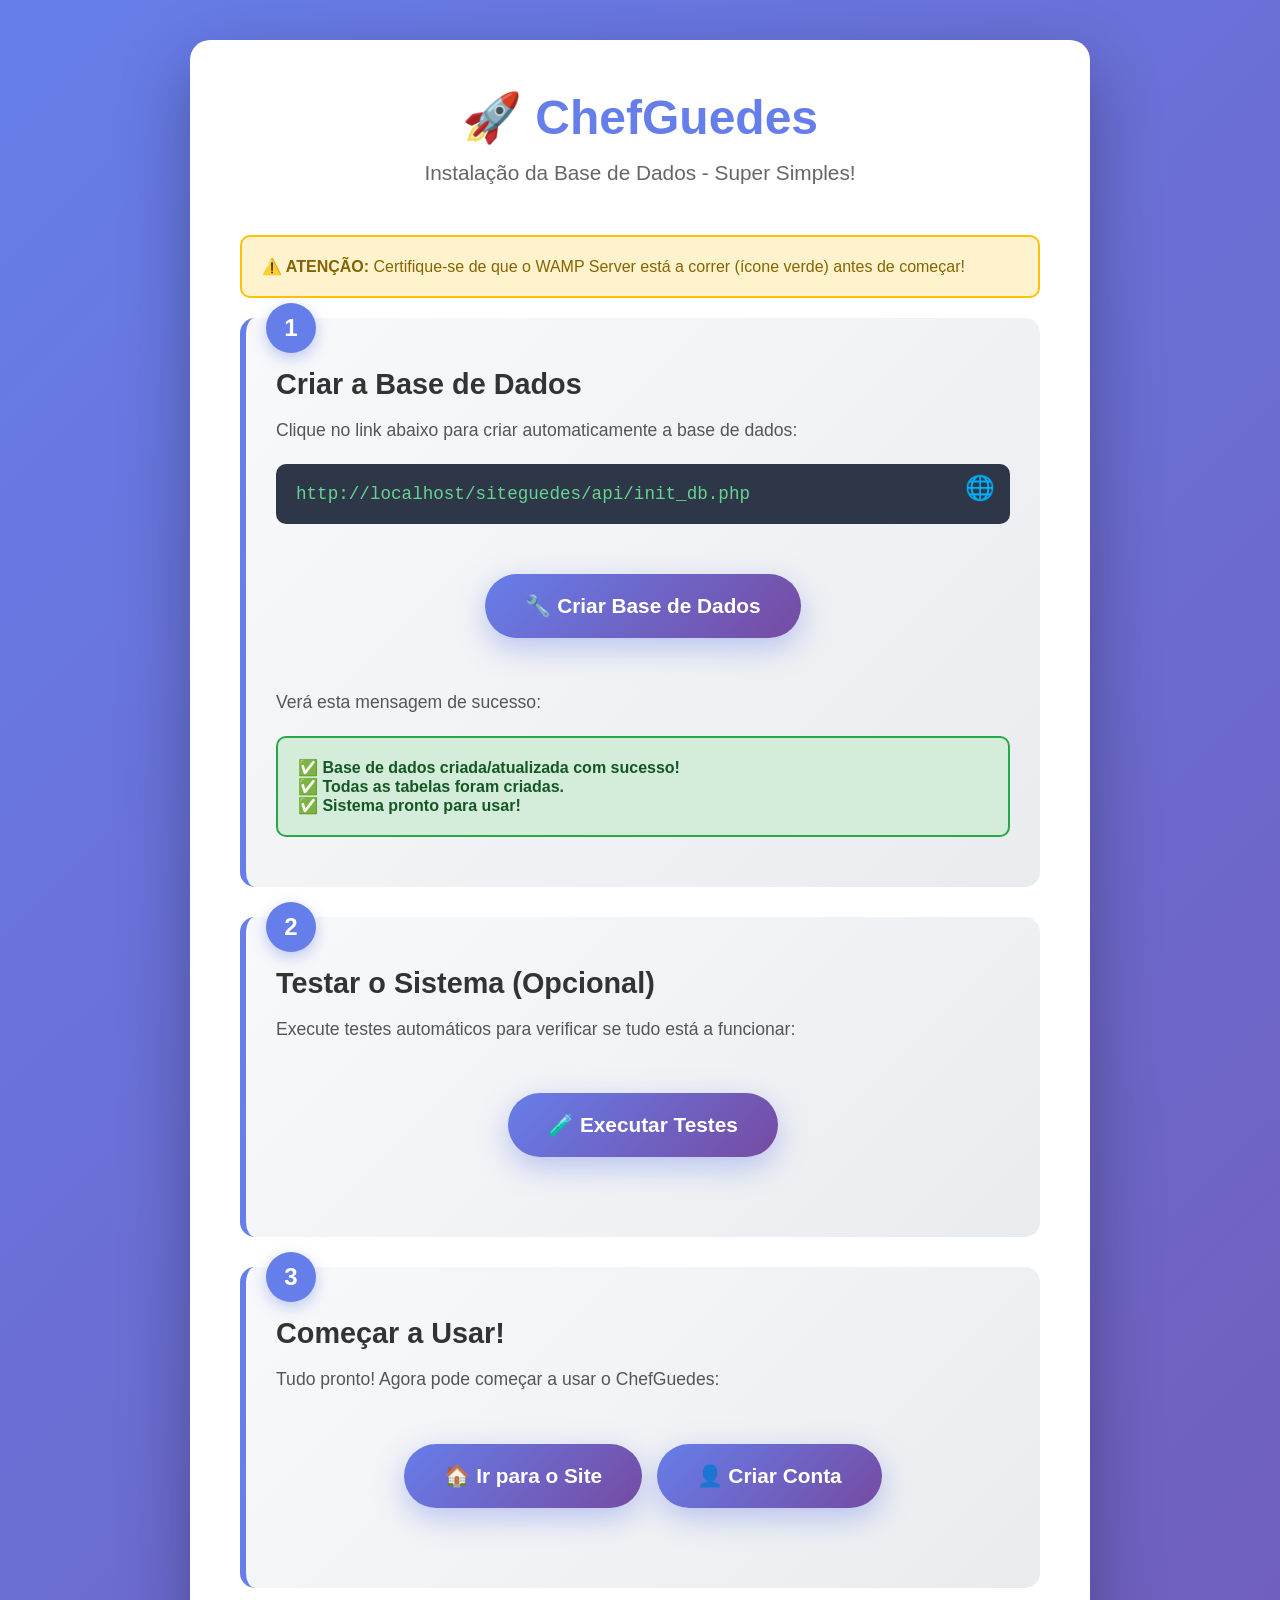
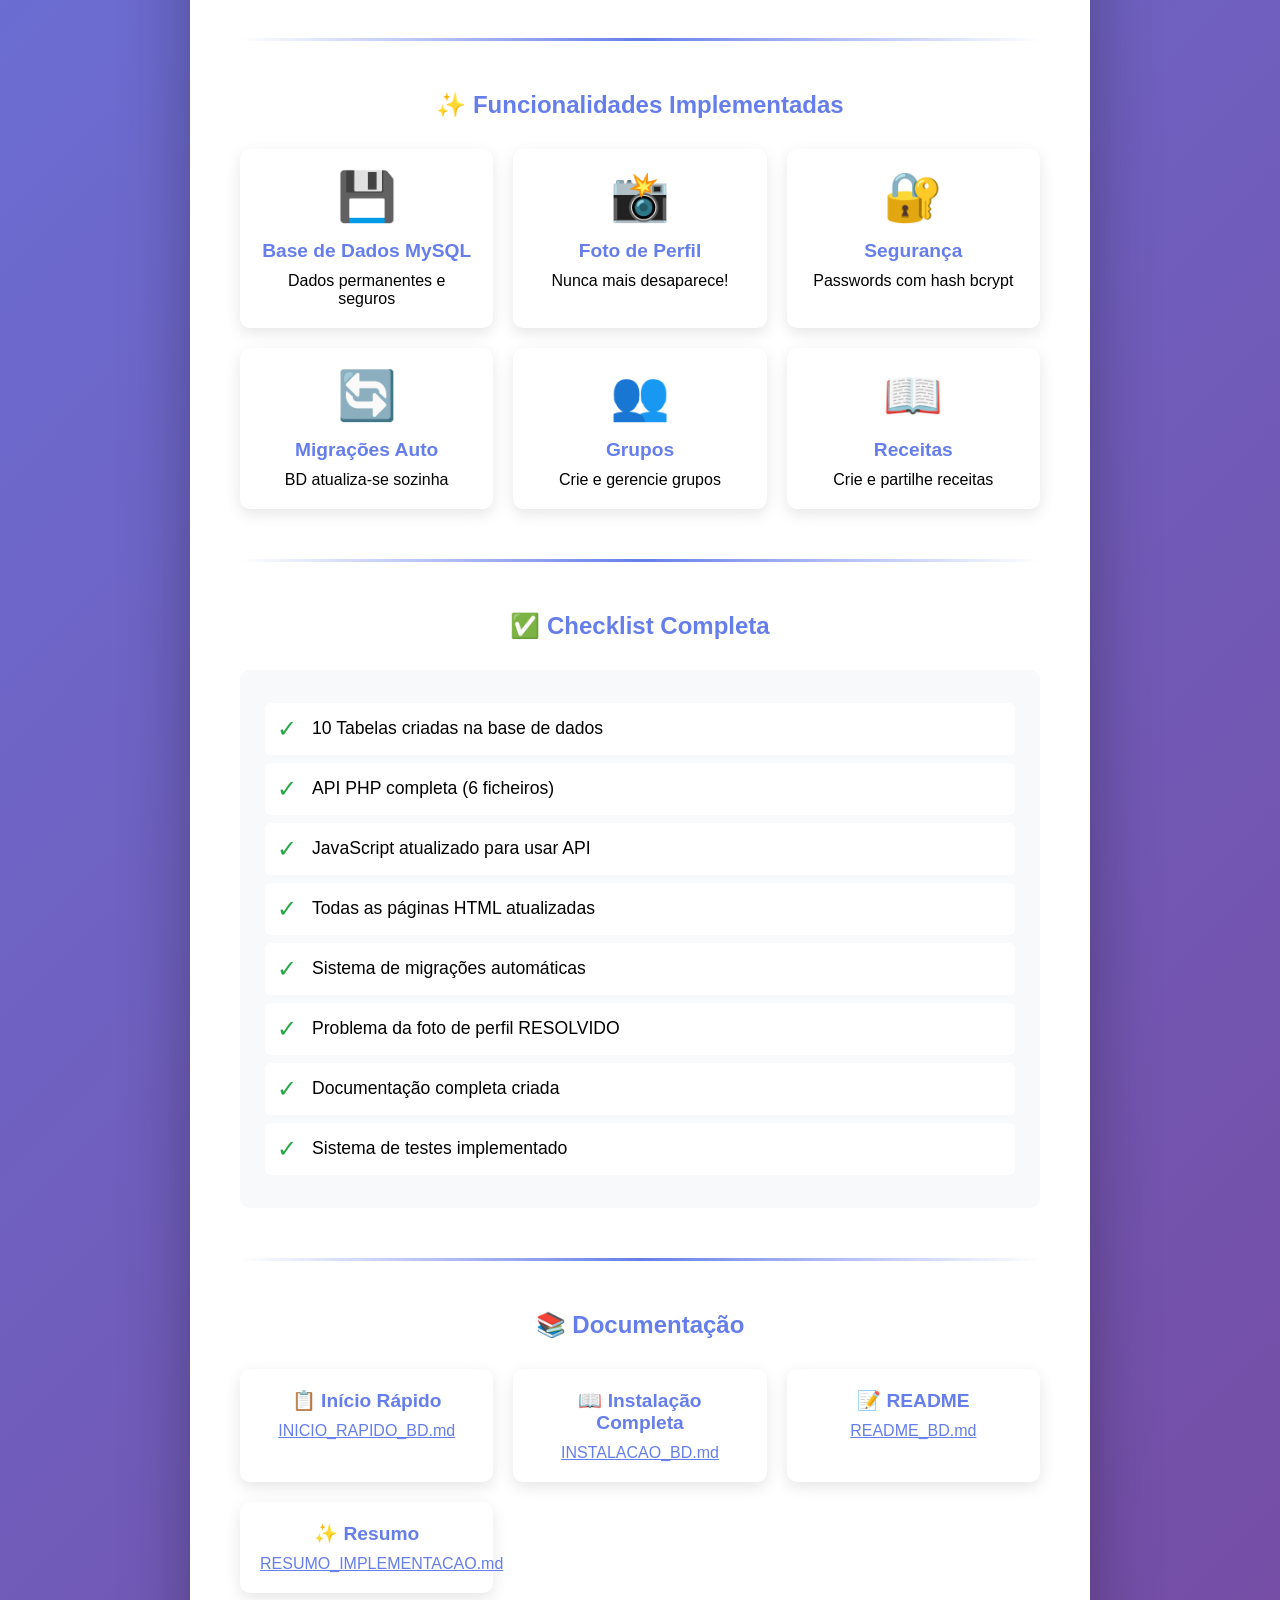
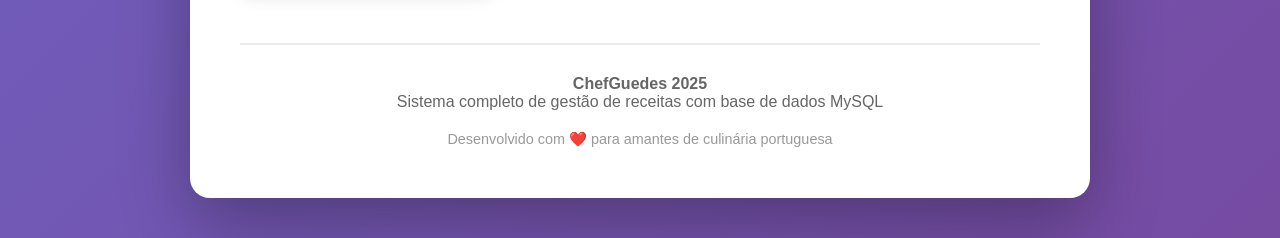
<file: INSTALACAO.html>
<!DOCTYPE html>
<html lang="pt">
<head>
    <meta charset="UTF-8">
    <meta name="viewport" content="width=device-width, initial-scale=1.0">
    <title>🚀 Instalação ChefGuedes - Base de Dados</title>
    <style>
        * {
            margin: 0;
            padding: 0;
            box-sizing: border-box;
        }
        
        body {
            font-family: 'Segoe UI', Tahoma, Geneva, Verdana, sans-serif;
            background: linear-gradient(135deg, #667eea 0%, #764ba2 100%);
            min-height: 100vh;
            padding: 40px 20px;
        }
        
        .container {
            max-width: 900px;
            margin: 0 auto;
            background: white;
            border-radius: 20px;
            padding: 50px;
            box-shadow: 0 25px 70px rgba(0,0,0,0.3);
        }
        
        h1 {
            color: #667eea;
            font-size: 3rem;
            margin-bottom: 15px;
            text-align: center;
        }
        
        .subtitle {
            text-align: center;
            color: #666;
            font-size: 1.3rem;
            margin-bottom: 50px;
        }
        
        .step {
            background: linear-gradient(135deg, #f8f9fa 0%, #e9ecef 100%);
            border-radius: 15px;
            padding: 30px;
            margin-bottom: 30px;
            border-left: 6px solid #667eea;
            position: relative;
        }
        
        .step-number {
            position: absolute;
            top: -15px;
            left: 20px;
            background: #667eea;
            color: white;
            width: 50px;
            height: 50px;
            border-radius: 50%;
            display: flex;
            align-items: center;
            justify-content: center;
            font-size: 1.5rem;
            font-weight: bold;
            box-shadow: 0 5px 15px rgba(102, 126, 234, 0.4);
        }
        
        .step h2 {
            color: #333;
            font-size: 1.8rem;
            margin-bottom: 15px;
            margin-top: 20px;
        }
        
        .step p {
            color: #555;
            font-size: 1.1rem;
            line-height: 1.6;
            margin-bottom: 15px;
        }
        
        .url-box {
            background: #2d3748;
            color: #68d391;
            padding: 20px;
            border-radius: 10px;
            font-family: 'Courier New', monospace;
            font-size: 1.1rem;
            margin: 20px 0;
            word-break: break-all;
            position: relative;
        }
        
        .url-box::before {
            content: '🌐';
            position: absolute;
            top: 10px;
            right: 15px;
            font-size: 1.5rem;
        }
        
        .success-box {
            background: #d4edda;
            border: 2px solid #28a745;
            color: #155724;
            padding: 20px;
            border-radius: 10px;
            margin: 20px 0;
            font-weight: 600;
        }
        
        .warning-box {
            background: #fff3cd;
            border: 2px solid #ffc107;
            color: #856404;
            padding: 20px;
            border-radius: 10px;
            margin: 20px 0;
        }
        
        .big-button {
            display: inline-block;
            background: linear-gradient(135deg, #667eea 0%, #764ba2 100%);
            color: white;
            padding: 20px 40px;
            border-radius: 50px;
            text-decoration: none;
            font-size: 1.3rem;
            font-weight: bold;
            margin: 10px 5px;
            transition: all 0.3s;
            box-shadow: 0 10px 30px rgba(102, 126, 234, 0.4);
        }
        
        .big-button:hover {
            transform: translateY(-5px);
            box-shadow: 0 15px 40px rgba(102, 126, 234, 0.6);
        }
        
        .buttons {
            text-align: center;
            margin: 40px 0;
        }
        
        .feature-grid {
            display: grid;
            grid-template-columns: repeat(auto-fit, minmax(250px, 1fr));
            gap: 20px;
            margin: 30px 0;
        }
        
        .feature {
            background: white;
            padding: 20px;
            border-radius: 10px;
            box-shadow: 0 5px 15px rgba(0,0,0,0.1);
            text-align: center;
        }
        
        .feature h3 {
            color: #667eea;
            margin-bottom: 10px;
            font-size: 1.2rem;
        }
        
        .emoji {
            font-size: 3rem;
            margin-bottom: 15px;
        }
        
        .divider {
            height: 3px;
            background: linear-gradient(90deg, transparent, #667eea, transparent);
            margin: 50px 0;
        }
        
        .checklist {
            background: #f8f9fa;
            padding: 25px;
            border-radius: 10px;
            margin: 20px 0;
        }
        
        .checklist-item {
            padding: 12px;
            margin: 8px 0;
            background: white;
            border-radius: 6px;
            display: flex;
            align-items: center;
            gap: 15px;
            font-size: 1.1rem;
        }
        
        .check-icon {
            color: #28a745;
            font-size: 1.5rem;
        }
        
        .footer {
            text-align: center;
            margin-top: 50px;
            padding-top: 30px;
            border-top: 2px solid #e9ecef;
            color: #666;
        }
    </style>
</head>
<body>
    <div class="container">
        <h1>🚀 ChefGuedes</h1>
        <div class="subtitle">Instalação da Base de Dados - Super Simples!</div>
        
        <div class="warning-box">
            <strong>⚠️ ATENÇÃO:</strong> Certifique-se de que o WAMP Server está a correr (ícone verde) antes de começar!
        </div>
        
        <div class="step">
            <div class="step-number">1</div>
            <h2>Criar a Base de Dados</h2>
            <p>Clique no link abaixo para criar automaticamente a base de dados:</p>
            <div class="url-box">
                http://localhost/siteguedes/api/init_db.php
            </div>
            <div class="buttons">
                <a href="api/init_db.php" class="big-button" target="_blank">🔧 Criar Base de Dados</a>
            </div>
            <p>Verá esta mensagem de sucesso:</p>
            <div class="success-box">
                ✅ Base de dados criada/atualizada com sucesso!<br>
                ✅ Todas as tabelas foram criadas.<br>
                ✅ Sistema pronto para usar!
            </div>
        </div>
        
        <div class="step">
            <div class="step-number">2</div>
            <h2>Testar o Sistema (Opcional)</h2>
            <p>Execute testes automáticos para verificar se tudo está a funcionar:</p>
            <div class="buttons">
                <a href="test-db.html" class="big-button">🧪 Executar Testes</a>
            </div>
        </div>
        
        <div class="step">
            <div class="step-number">3</div>
            <h2>Começar a Usar!</h2>
            <p>Tudo pronto! Agora pode começar a usar o ChefGuedes:</p>
            <div class="buttons">
                <a href="index.html" class="big-button">🏠 Ir para o Site</a>
                <a href="registo.html" class="big-button">👤 Criar Conta</a>
            </div>
        </div>
        
        <div class="divider"></div>
        
        <h2 style="text-align: center; color: #667eea; margin-bottom: 30px;">✨ Funcionalidades Implementadas</h2>
        
        <div class="feature-grid">
            <div class="feature">
                <div class="emoji">💾</div>
                <h3>Base de Dados MySQL</h3>
                <p>Dados permanentes e seguros</p>
            </div>
            <div class="feature">
                <div class="emoji">📸</div>
                <h3>Foto de Perfil</h3>
                <p>Nunca mais desaparece!</p>
            </div>
            <div class="feature">
                <div class="emoji">🔐</div>
                <h3>Segurança</h3>
                <p>Passwords com hash bcrypt</p>
            </div>
            <div class="feature">
                <div class="emoji">🔄</div>
                <h3>Migrações Auto</h3>
                <p>BD atualiza-se sozinha</p>
            </div>
            <div class="feature">
                <div class="emoji">👥</div>
                <h3>Grupos</h3>
                <p>Crie e gerencie grupos</p>
            </div>
            <div class="feature">
                <div class="emoji">📖</div>
                <h3>Receitas</h3>
                <p>Crie e partilhe receitas</p>
            </div>
        </div>
        
        <div class="divider"></div>
        
        <h2 style="text-align: center; color: #667eea; margin-bottom: 30px;">✅ Checklist Completa</h2>
        
        <div class="checklist">
            <div class="checklist-item">
                <span class="check-icon">✓</span>
                <span>10 Tabelas criadas na base de dados</span>
            </div>
            <div class="checklist-item">
                <span class="check-icon">✓</span>
                <span>API PHP completa (6 ficheiros)</span>
            </div>
            <div class="checklist-item">
                <span class="check-icon">✓</span>
                <span>JavaScript atualizado para usar API</span>
            </div>
            <div class="checklist-item">
                <span class="check-icon">✓</span>
                <span>Todas as páginas HTML atualizadas</span>
            </div>
            <div class="checklist-item">
                <span class="check-icon">✓</span>
                <span>Sistema de migrações automáticas</span>
            </div>
            <div class="checklist-item">
                <span class="check-icon">✓</span>
                <span>Problema da foto de perfil RESOLVIDO</span>
            </div>
            <div class="checklist-item">
                <span class="check-icon">✓</span>
                <span>Documentação completa criada</span>
            </div>
            <div class="checklist-item">
                <span class="check-icon">✓</span>
                <span>Sistema de testes implementado</span>
            </div>
        </div>
        
        <div class="divider"></div>
        
        <h2 style="text-align: center; color: #667eea; margin-bottom: 30px;">📚 Documentação</h2>
        
        <div class="feature-grid">
            <div class="feature">
                <h3>📋 Início Rápido</h3>
                <p><a href="INICIO_RAPIDO_BD.md" style="color: #667eea;">INICIO_RAPIDO_BD.md</a></p>
            </div>
            <div class="feature">
                <h3>📖 Instalação Completa</h3>
                <p><a href="INSTALACAO_BD.md" style="color: #667eea;">INSTALACAO_BD.md</a></p>
            </div>
            <div class="feature">
                <h3>📝 README</h3>
                <p><a href="README_BD.md" style="color: #667eea;">README_BD.md</a></p>
            </div>
            <div class="feature">
                <h3>✨ Resumo</h3>
                <p><a href="RESUMO_IMPLEMENTACAO.md" style="color: #667eea;">RESUMO_IMPLEMENTACAO.md</a></p>
            </div>
        </div>
        
        <div class="footer">
            <p><strong>ChefGuedes 2025</strong></p>
            <p>Sistema completo de gestão de receitas com base de dados MySQL</p>
            <p style="margin-top: 20px; color: #999; font-size: 0.9rem;">
                Desenvolvido com ❤️ para amantes de culinária portuguesa
            </p>
        </div>
    </div>
</body>
</html>
</file>
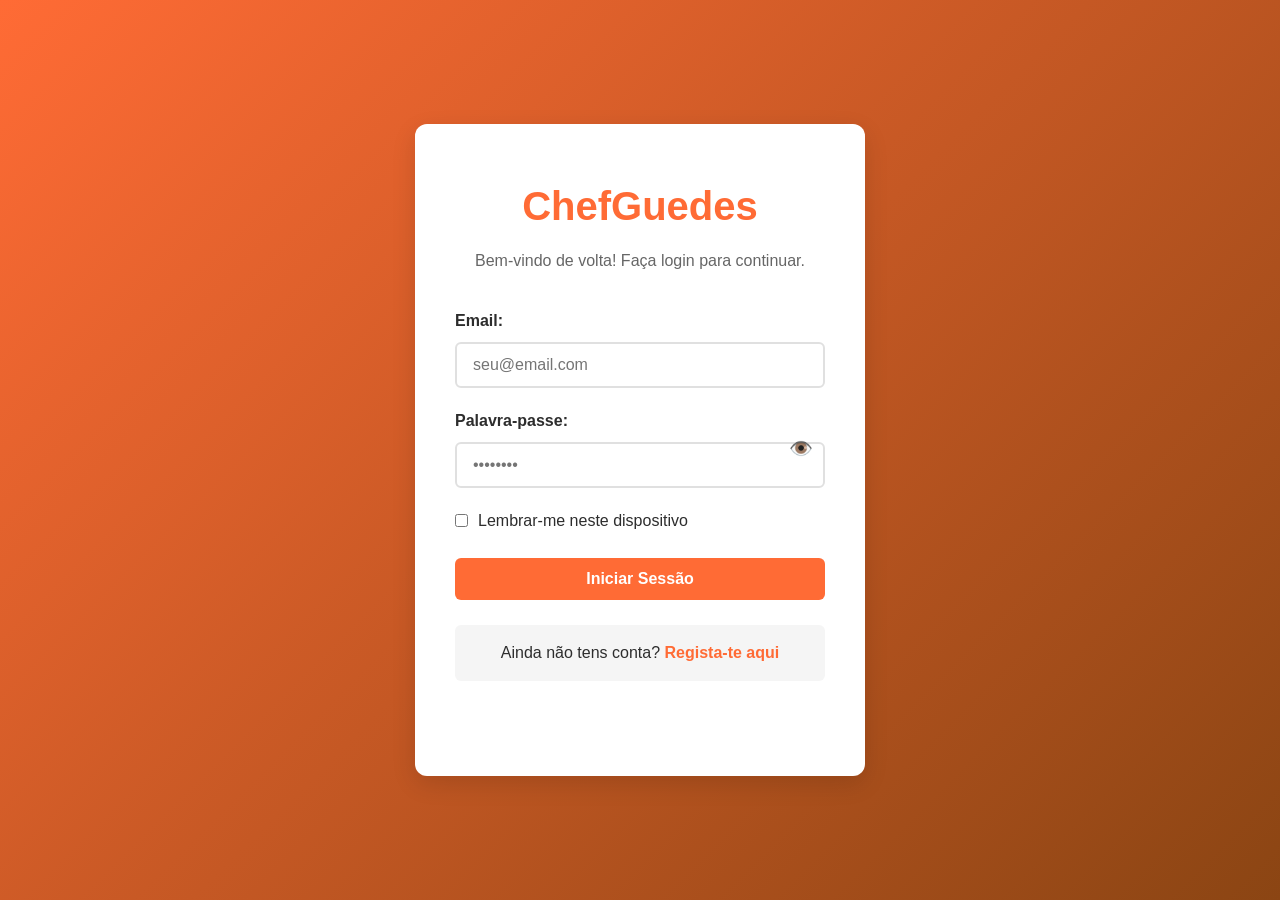
<file: login.html>
<!DOCTYPE html>
<html lang="pt">
<head>
    <meta charset="UTF-8">
    <meta name="viewport" content="width=device-width, initial-scale=1.0">
    <title>Login - ChefGuedes</title>
    <link rel="stylesheet" href="css/styles.css">
    <style>
        .auth-container {
            min-height: 100vh;
            display: flex;
            align-items: center;
            justify-content: center;
            padding: 20px;
            background: linear-gradient(135deg, var(--primary-color) 0%, var(--secondary-color) 100%);
        }

        .auth-card {
            background-color: var(--bg-card);
            border-radius: var(--border-radius);
            box-shadow: var(--shadow-lg);
            padding: 50px 40px;
            width: 100%;
            max-width: 450px;
            animation: slideUp 0.5s ease;
        }

        @keyframes slideUp {
            from {
                opacity: 0;
                transform: translateY(30px);
            }
            to {
                opacity: 1;
                transform: translateY(0);
            }
        }

        .auth-header {
            text-align: center;
            margin-bottom: 35px;
        }

        .auth-header h1 {
            color: var(--primary-color);
            font-size: 2.5rem;
            margin-bottom: 10px;
            display: flex;
            align-items: center;
            justify-content: center;
            gap: 10px;
        }

        .auth-header p {
            color: var(--text-secondary);
            font-size: 1rem;
        }

        .auth-form {
            margin-bottom: 25px;
        }

        .error-message {
            background-color: rgba(230, 57, 70, 0.1);
            border: 2px solid var(--danger-color);
            color: var(--danger-color);
            padding: 12px;
            border-radius: var(--border-radius-sm);
            margin-bottom: 20px;
            display: none;
            font-weight: 600;
            text-align: center;
        }

        .error-message.show {
            display: block;
            animation: shake 0.4s ease;
        }

        @keyframes shake {
            0%, 100% { transform: translateX(0); }
            25% { transform: translateX(-10px); }
            75% { transform: translateX(10px); }
        }

        .success-message {
            background-color: rgba(42, 157, 143, 0.1);
            border: 2px solid var(--success-color);
            color: var(--success-color);
            padding: 12px;
            border-radius: var(--border-radius-sm);
            margin-bottom: 20px;
            display: none;
            font-weight: 600;
            text-align: center;
        }

        .success-message.show {
            display: block;
        }

        .auth-divider {
            text-align: center;
            margin: 25px 0;
            color: var(--text-secondary);
            font-size: 0.9rem;
        }

        .auth-link {
            text-align: center;
            padding: 15px;
            background-color: var(--bg-secondary);
            border-radius: var(--border-radius-sm);
            margin-top: 20px;
        }

        .auth-link a {
            color: var(--primary-color);
            text-decoration: none;
            font-weight: 600;
        }

        .auth-link a:hover {
            text-decoration: underline;
        }

        .password-toggle {
            position: relative;
        }

        .password-toggle-btn {
            position: absolute;
            right: 12px;
            top: 50%;
            transform: translateY(-50%);
            background: none;
            border: none;
            cursor: pointer;
            font-size: 1.2rem;
            color: var(--text-secondary);
            transition: var(--transition);
        }

        .password-toggle-btn:hover {
            color: var(--primary-color);
        }

        .form-group.password-toggle input {
            padding-right: 45px;
        }

        .back-home {
            text-align: center;
            margin-top: 20px;
        }

        .back-home a {
            color: var(--text-inverse);
            text-decoration: none;
            font-weight: 600;
            opacity: 0.9;
            transition: var(--transition);
        }

        .back-home a:hover {
            opacity: 1;
            text-decoration: underline;
        }
    </style>
</head>
<body>
    <div class="auth-container">
        <div class="auth-card">
            <div class="auth-header">
                <h1>ChefGuedes</h1> 
                <p>Bem-vindo de volta! Faça login para continuar.</p>
            </div>

            <div id="errorMessage" class="error-message"></div>
            <div id="successMessage" class="success-message"></div>

            <form id="loginForm" class="auth-form">
                <div class="form-group">
                    <label for="email">Email:</label>
                    <input type="email" id="email" required placeholder="seu@email.com">
                </div>

                <div class="form-group password-toggle">
                    <label for="password">Palavra-passe:</label>
                    <input type="password" id="password" required placeholder="••••••••">
                    <button type="button" class="password-toggle-btn" id="togglePassword">👁️</button>
                </div>

                <div class="form-group checkbox-group">
                    <label>
                        <input type="checkbox" id="rememberMe">
                        Lembrar-me neste dispositivo
                    </label>
                </div>

                <div class="form-actions">
                    <button type="submit" class="btn btn-primary" style="width: 100%;">Iniciar Sessão</button>
                </div>
            </form>

            <div class="auth-link">
                Ainda não tens conta? <a href="registo.html">Regista-te aqui</a>
            </div>

            <div class="back-home">
                <a href="index.html">← Voltar à página inicial</a>
            </div>
        </div>
    </div>

    <script src="js/auth-api.js"></script>
    <script src="js/main-api.js"></script>
    <script>
        document.getElementById('togglePassword').addEventListener('click', function() {
            const passwordInput = document.getElementById('password');
            const type = passwordInput.getAttribute('type') === 'password' ? 'text' : 'password';
            passwordInput.setAttribute('type', type);
            this.textContent = type === 'password' ? '👁️' : '🙈';
        });

        document.getElementById('loginForm').addEventListener('submit', async function(e) {
            e.preventDefault();
            
            const email = document.getElementById('email').value;
            const password = document.getElementById('password').value;
            const rememberMe = document.getElementById('rememberMe').checked;

            const result = await loginUser(email, password, rememberMe);

            if (result.success) {
                showSuccessMessage('Login efetuado com sucesso! A redirecionar...');
                setTimeout(() => {
                    redirectAfterLogin();
                }, 1500);
            } else {
                showErrorMessage(result.message);
            }
        });

        function showErrorMessage(message) {
            const errorDiv = document.getElementById('errorMessage');
            errorDiv.textContent = message;
            errorDiv.classList.add('show');
            setTimeout(() => {
                errorDiv.classList.remove('show');
            }, 5000);
        }

        function showSuccessMessage(message) {
            const successDiv = document.getElementById('successMessage');
            successDiv.textContent = message;
            successDiv.classList.add('show');
        }

        // Verificar se já está logado
        (async function() {
            if (isUserLoggedIn()) {
                const user = await getCurrentUser();
                if (user) {
                    if (user.is_admin == 1) {
                        window.location.href = 'pages/admin.html';
                    } else {
                        window.location.href = 'pages/dashboard.html';
                    }
                }
            }
        })();
    </script>
</body>
</html>
</file>
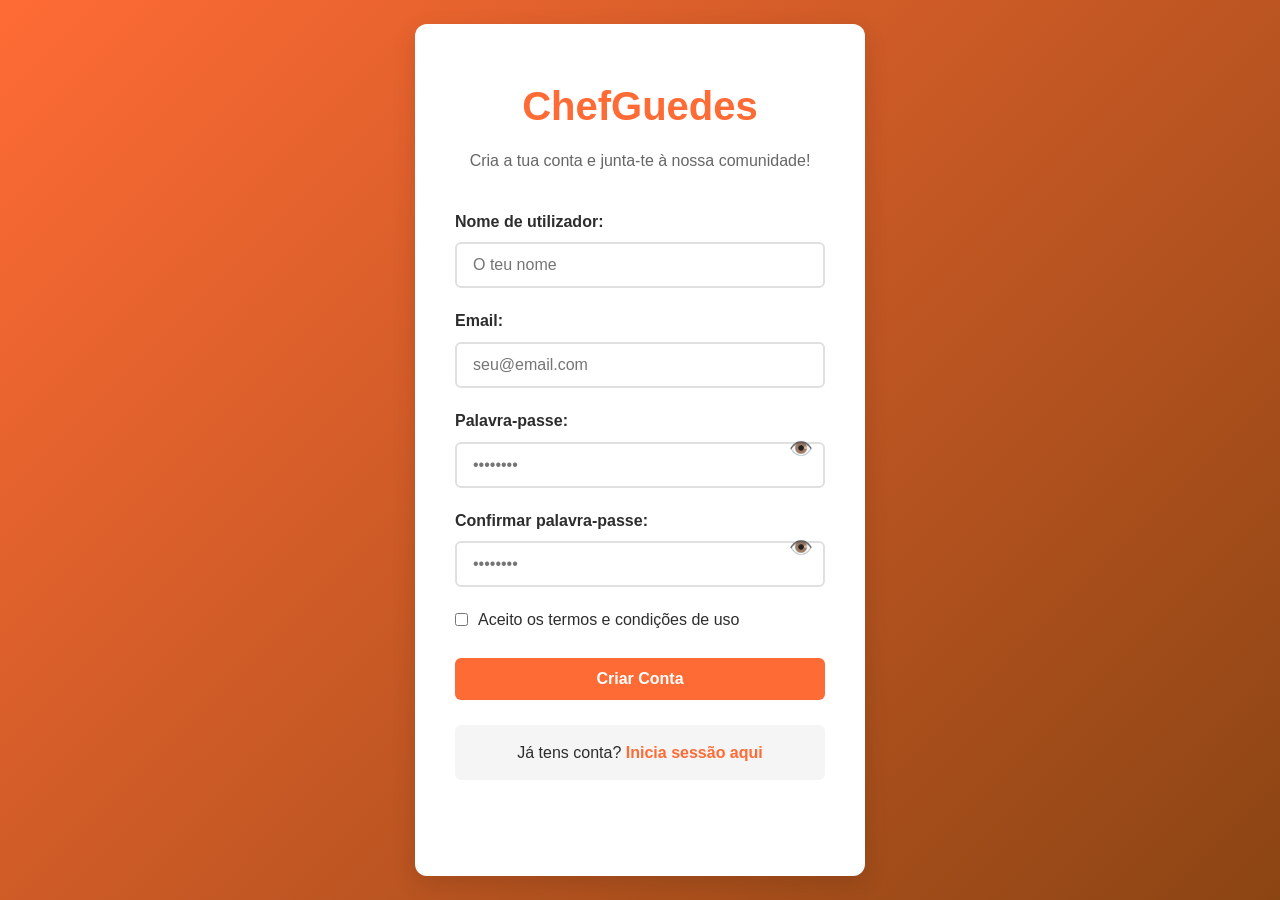
<file: registo.html>
<!DOCTYPE html>
<html lang="pt">
<head>
    <meta charset="UTF-8">
    <meta name="viewport" content="width=device-width, initial-scale=1.0">
    <title>Registo - ChefGuedes</title>
    <link rel="stylesheet" href="css/styles.css">
    <style>
        .auth-container {
            min-height: 100vh;
            display: flex;
            align-items: center;
            justify-content: center;
            padding: 20px;
            background: linear-gradient(135deg, var(--primary-color) 0%, var(--secondary-color) 100%);
        }

        .auth-card {
            background-color: var(--bg-card);
            border-radius: var(--border-radius);
            box-shadow: var(--shadow-lg);
            padding: 50px 40px;
            width: 100%;
            max-width: 450px;
            animation: slideUp 0.5s ease;
        }

        @keyframes slideUp {
            from {
                opacity: 0;
                transform: translateY(30px);
            }
            to {
                opacity: 1;
                transform: translateY(0);
            }
        }

        .auth-header {
            text-align: center;
            margin-bottom: 35px;
        }

        .auth-header h1 {
            color: var(--primary-color);
            font-size: 2.5rem;
            margin-bottom: 10px;
            display: flex;
            align-items: center;
            justify-content: center;
            gap: 10px;
        }

        .auth-header p {
            color: var(--text-secondary);
            font-size: 1rem;
        }

        .auth-form {
            margin-bottom: 25px;
        }

        .error-message {
            background-color: rgba(230, 57, 70, 0.1);
            border: 2px solid var(--danger-color);
            color: var(--danger-color);
            padding: 12px;
            border-radius: var(--border-radius-sm);
            margin-bottom: 20px;
            display: none;
            font-weight: 600;
            text-align: center;
        }

        .error-message.show {
            display: block;
            animation: shake 0.4s ease;
        }

        @keyframes shake {
            0%, 100% { transform: translateX(0); }
            25% { transform: translateX(-10px); }
            75% { transform: translateX(10px); }
        }

        .success-message {
            background-color: rgba(42, 157, 143, 0.1);
            border: 2px solid var(--success-color);
            color: var(--success-color);
            padding: 12px;
            border-radius: var(--border-radius-sm);
            margin-bottom: 20px;
            display: none;
            font-weight: 600;
            text-align: center;
        }

        .success-message.show {
            display: block;
        }

        .password-strength {
            margin-top: 8px;
            height: 4px;
            background-color: var(--bg-tertiary);
            border-radius: 2px;
            overflow: hidden;
            display: none;
        }

        .password-strength.show {
            display: block;
        }

        .password-strength-bar {
            height: 100%;
            width: 0%;
            transition: all 0.3s ease;
        }

        .password-strength-bar.weak {
            width: 33%;
            background-color: var(--danger-color);
        }

        .password-strength-bar.medium {
            width: 66%;
            background-color: var(--accent-color);
        }

        .password-strength-bar.strong {
            width: 100%;
            background-color: var(--success-color);
        }

        .password-strength-text {
            font-size: 0.85rem;
            margin-top: 5px;
            font-weight: 600;
        }

        .auth-link {
            text-align: center;
            padding: 15px;
            background-color: var(--bg-secondary);
            border-radius: var(--border-radius-sm);
            margin-top: 20px;
        }

        .auth-link a {
            color: var(--primary-color);
            text-decoration: none;
            font-weight: 600;
        }

        .auth-link a:hover {
            text-decoration: underline;
        }

        .password-toggle {
            position: relative;
        }

        .password-toggle-btn {
            position: absolute;
            right: 12px;
            top: 50%;
            transform: translateY(-50%);
            background: none;
            border: none;
            cursor: pointer;
            font-size: 1.2rem;
            color: var(--text-secondary);
            transition: var(--transition);
        }

        .password-toggle-btn:hover {
            color: var(--primary-color);
        }

        .form-group.password-toggle input {
            padding-right: 45px;
        }

        .password-requirements {
            font-size: 0.85rem;
            color: var(--text-secondary);
            margin-top: 8px;
            line-height: 1.6;
        }

        .password-requirements ul {
            margin: 5px 0;
            padding-left: 20px;
        }

        .password-requirements li {
            margin: 3px 0;
        }

        .password-requirements li.valid {
            color: var(--success-color);
        }

        .back-home {
            text-align: center;
            margin-top: 20px;
        }

        .back-home a {
            color: var(--text-inverse);
            text-decoration: none;
            font-weight: 600;
            opacity: 0.9;
            transition: var(--transition);
        }

        .back-home a:hover {
            opacity: 1;
            text-decoration: underline;
        }
    </style>
</head>
<body>
    <div class="auth-container">
        <div class="auth-card">
            <div class="auth-header">
                <h1>ChefGuedes</h1>
                <p>Cria a tua conta e junta-te à nossa comunidade!</p>
            </div>

            <div id="errorMessage" class="error-message"></div>
            <div id="successMessage" class="success-message"></div>

            <form id="registerForm" class="auth-form">
                <div class="form-group">
                    <label for="username">Nome de utilizador:</label>
                    <input type="text" id="username" required placeholder="O teu nome" minlength="3">
                </div>

                <div class="form-group">
                    <label for="email">Email:</label>
                    <input type="email" id="email" required placeholder="seu@email.com">
                </div>

                <div class="form-group password-toggle">
                    <label for="password">Palavra-passe:</label>
                    <input type="password" id="password" required placeholder="••••••••" minlength="6">
                    <button type="button" class="password-toggle-btn" id="togglePassword">👁️</button>
                    <div class="password-strength" id="passwordStrength">
                        <div class="password-strength-bar" id="passwordStrengthBar"></div>
                    </div>
                    <div class="password-strength-text" id="passwordStrengthText"></div>
                </div>

                <div class="form-group password-toggle">
                    <label for="confirmPassword">Confirmar palavra-passe:</label>
                    <input type="password" id="confirmPassword" required placeholder="••••••••" minlength="6">
                    <button type="button" class="password-toggle-btn" id="toggleConfirmPassword">👁️</button>
                </div>

                <div class="form-group checkbox-group">
                    <label>
                        <input type="checkbox" id="acceptTerms" required>
                        Aceito os termos e condições de uso
                    </label>
                </div>

                <div class="form-actions">
                    <button type="submit" class="btn btn-primary" style="width: 100%;">Criar Conta</button>
                </div>
            </form>

            <div class="auth-link">
                Já tens conta? <a href="login.html">Inicia sessão aqui</a>
            </div>

            <div class="back-home">
                <a href="index.html">← Voltar à página inicial</a>
            </div>
        </div>
    </div>

    <script src="js/auth-api.js"></script>
    <script src="js/main-api.js"></script>
    <script>
        // Toggle password visibility
        document.getElementById('togglePassword').addEventListener('click', function() {
            const passwordInput = document.getElementById('password');
            const type = passwordInput.getAttribute('type') === 'password' ? 'text' : 'password';
            passwordInput.setAttribute('type', type);
            this.textContent = type === 'password' ? '👁️' : '🙈';
        });

        document.getElementById('toggleConfirmPassword').addEventListener('click', function() {
            const passwordInput = document.getElementById('confirmPassword');
            const type = passwordInput.getAttribute('type') === 'password' ? 'text' : 'password';
            passwordInput.setAttribute('type', type);
            this.textContent = type === 'password' ? '👁️' : '🙈';
        });

        // Password strength checker
        document.getElementById('password').addEventListener('input', function() {
            const password = this.value;
            const strengthBar = document.getElementById('passwordStrengthBar');
            const strengthText = document.getElementById('passwordStrengthText');
            const strengthContainer = document.getElementById('passwordStrength');

            if (password.length === 0) {
                strengthContainer.classList.remove('show');
                return;
            }

            strengthContainer.classList.add('show');
            let strength = 0;

            // Check password strength
            if (password.length >= 6) strength++;
            if (password.length >= 10) strength++;
            if (/[a-z]/.test(password) && /[A-Z]/.test(password)) strength++;
            if (/\d/.test(password)) strength++;
            if (/[^a-zA-Z\d]/.test(password)) strength++;

            // Remove all classes
            strengthBar.classList.remove('weak', 'medium', 'strong');

            if (strength <= 2) {
                strengthBar.classList.add('weak');
                strengthText.textContent = 'Fraca';
                strengthText.style.color = 'var(--danger-color)';
            } else if (strength <= 4) {
                strengthBar.classList.add('medium');
                strengthText.textContent = 'Média';
                strengthText.style.color = 'var(--accent-color)';
            } else {
                strengthBar.classList.add('strong');
                strengthText.textContent = 'Forte';
                strengthText.style.color = 'var(--success-color)';
            }
        });

        // Form submission
        document.getElementById('registerForm').addEventListener('submit', async function(e) {
            e.preventDefault();
            
            const username = document.getElementById('username').value.trim();
            const email = document.getElementById('email').value.trim();
            const password = document.getElementById('password').value;
            const confirmPassword = document.getElementById('confirmPassword').value;
            const acceptTerms = document.getElementById('acceptTerms').checked;

            // Validations
            if (username.length < 3) {
                showErrorMessage('O nome de utilizador deve ter pelo menos 3 caracteres.');
                return;
            }

            if (password.length < 6) {
                showErrorMessage('A palavra-passe deve ter pelo menos 6 caracteres.');
                return;
            }

            if (password !== confirmPassword) {
                showErrorMessage('As palavras-passe não coincidem.');
                return;
            }

            if (!acceptTerms) {
                showErrorMessage('Deve aceitar os termos e condições.');
                return;
            }

            const result = await registerUser(username, email, password);

            if (result.success) {
                showSuccessMessage('Conta criada com sucesso! A redirecionar para o login...');
                setTimeout(() => {
                    window.location.href = 'login.html';
                }, 2000);
            } else {
                showErrorMessage(result.message);
            }
        });

        function showErrorMessage(message) {
            const errorDiv = document.getElementById('errorMessage');
            errorDiv.textContent = message;
            errorDiv.classList.add('show');
            setTimeout(() => {
                errorDiv.classList.remove('show');
            }, 5000);
        }

        function showSuccessMessage(message) {
            const successDiv = document.getElementById('successMessage');
            successDiv.textContent = message;
            successDiv.classList.add('show');
        }

        // Verificar se já está logado
        (async function() {
            if (isUserLoggedIn()) {
                const user = await getCurrentUser();
                if (user) {
                    if (user.is_admin == 1) {
                        window.location.href = 'pages/admin.html';
                    } else {
                        window.location.href = 'pages/dashboard.html';
                    }
                }
            }
        })();
    </script>
</body>
</html>
</file>
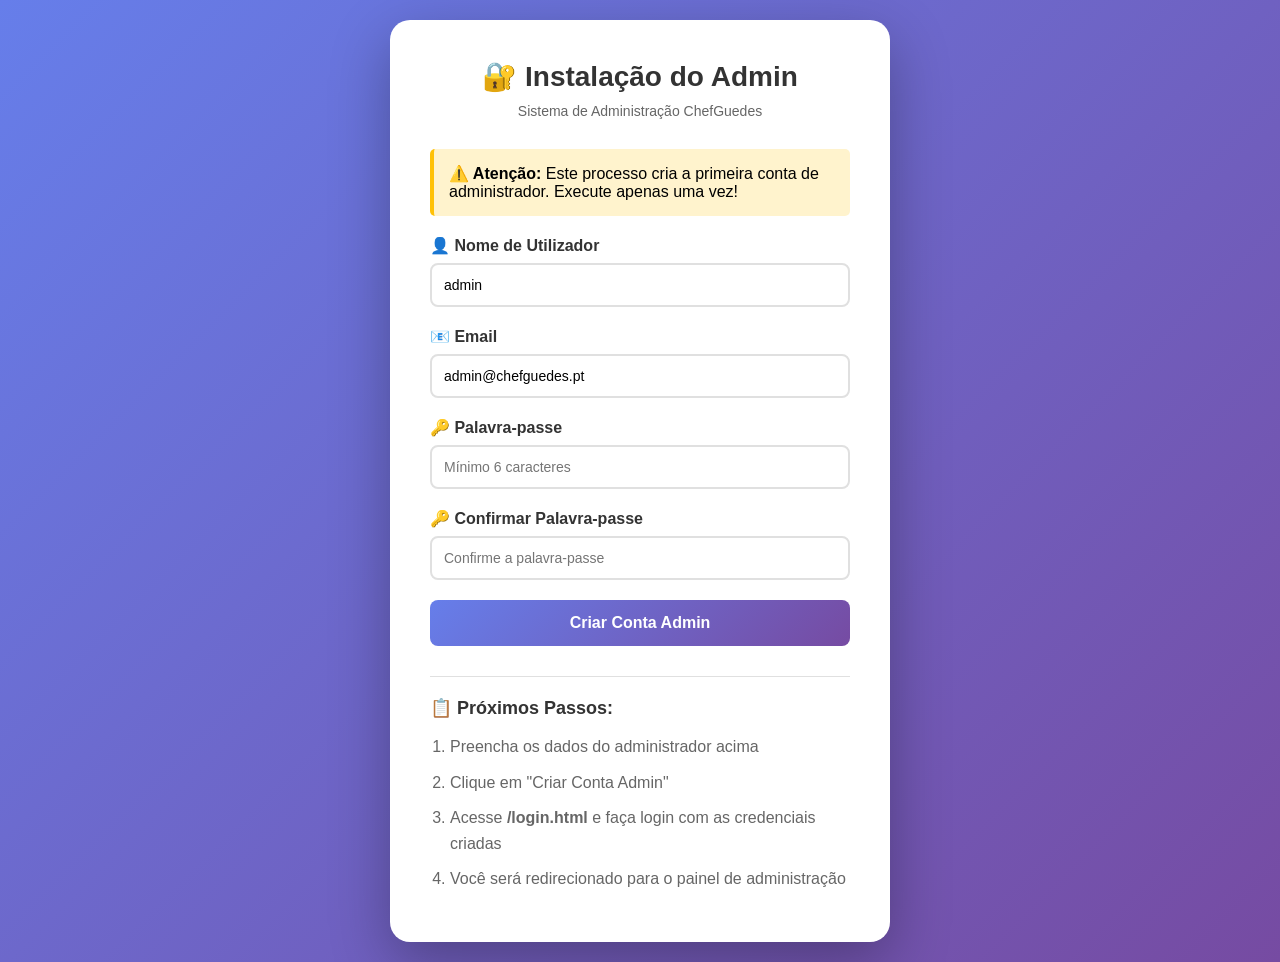
<file: setup-admin.html>
<!DOCTYPE html>
<html lang="pt">
<head>
    <meta charset="UTF-8">
    <meta name="viewport" content="width=device-width, initial-scale=1.0">
    <title>Instalação Admin - ChefGuedes</title>
    <style>
        * {
            margin: 0;
            padding: 0;
            box-sizing: border-box;
        }
        
        body {
            font-family: 'Segoe UI', Tahoma, Geneva, Verdana, sans-serif;
            background: linear-gradient(135deg, #667eea 0%, #764ba2 100%);
            min-height: 100vh;
            display: flex;
            align-items: center;
            justify-content: center;
            padding: 20px;
        }
        
        .container {
            background: white;
            border-radius: 20px;
            box-shadow: 0 20px 60px rgba(0,0,0,0.3);
            max-width: 500px;
            width: 100%;
            padding: 40px;
        }
        
        .header {
            text-align: center;
            margin-bottom: 30px;
        }
        
        .header h1 {
            color: #333;
            font-size: 28px;
            margin-bottom: 10px;
        }
        
        .header p {
            color: #666;
            font-size: 14px;
        }
        
        .alert {
            background: #fff3cd;
            border-left: 4px solid #ffc107;
            padding: 15px;
            margin-bottom: 20px;
            border-radius: 5px;
        }
        
        .alert-success {
            background: #d4edda;
            border-left-color: #28a745;
        }
        
        .alert-error {
            background: #f8d7da;
            border-left-color: #dc3545;
        }
        
        .form-group {
            margin-bottom: 20px;
        }
        
        .form-group label {
            display: block;
            margin-bottom: 8px;
            color: #333;
            font-weight: 600;
        }
        
        .form-group input {
            width: 100%;
            padding: 12px;
            border: 2px solid #e0e0e0;
            border-radius: 8px;
            font-size: 14px;
            transition: border-color 0.3s;
        }
        
        .form-group input:focus {
            outline: none;
            border-color: #667eea;
        }
        
        .btn {
            width: 100%;
            padding: 14px;
            background: linear-gradient(135deg, #667eea 0%, #764ba2 100%);
            color: white;
            border: none;
            border-radius: 8px;
            font-size: 16px;
            font-weight: 600;
            cursor: pointer;
            transition: transform 0.2s;
        }
        
        .btn:hover {
            transform: translateY(-2px);
        }
        
        .btn:disabled {
            opacity: 0.6;
            cursor: not-allowed;
        }
        
        .credentials {
            background: #f8f9fa;
            padding: 15px;
            border-radius: 8px;
            margin-top: 20px;
        }
        
        .credentials h3 {
            color: #333;
            margin-bottom: 10px;
            font-size: 16px;
        }
        
        .credentials p {
            color: #666;
            margin: 5px 0;
            font-family: monospace;
        }
        
        .steps {
            margin-top: 30px;
            padding-top: 20px;
            border-top: 1px solid #e0e0e0;
        }
        
        .steps h3 {
            color: #333;
            margin-bottom: 15px;
            font-size: 18px;
        }
        
        .steps ol {
            padding-left: 20px;
        }
        
        .steps li {
            color: #666;
            margin-bottom: 10px;
            line-height: 1.6;
        }
    </style>
</head>
<body>
    <div class="container">
        <div class="header">
            <h1>🔐 Instalação do Admin</h1>
            <p>Sistema de Administração ChefGuedes</p>
        </div>
        
        <div class="alert">
            <strong>⚠️ Atenção:</strong> Este processo cria a primeira conta de administrador. Execute apenas uma vez!
        </div>
        
        <div id="message"></div>
        
        <form id="adminForm">
            <div class="form-group">
                <label for="username">👤 Nome de Utilizador</label>
                <input type="text" id="username" name="username" value="admin" required>
            </div>
            
            <div class="form-group">
                <label for="email">📧 Email</label>
                <input type="email" id="email" name="email" value="admin@chefguedes.pt" required>
            </div>
            
            <div class="form-group">
                <label for="password">🔑 Palavra-passe</label>
                <input type="password" id="password" name="password" placeholder="Mínimo 6 caracteres" required minlength="6">
            </div>
            
            <div class="form-group">
                <label for="confirmPassword">🔑 Confirmar Palavra-passe</label>
                <input type="password" id="confirmPassword" name="confirmPassword" placeholder="Confirme a palavra-passe" required minlength="6">
            </div>
            
            <button type="submit" class="btn">Criar Conta Admin</button>
        </form>
        
        <div class="steps">
            <h3>📋 Próximos Passos:</h3>
            <ol>
                <li>Preencha os dados do administrador acima</li>
                <li>Clique em "Criar Conta Admin"</li>
                <li>Acesse <strong>/login.html</strong> e faça login com as credenciais criadas</li>
                <li>Você será redirecionado para o painel de administração</li>
            </ol>
        </div>
    </div>
    
    <script>
        document.getElementById('adminForm').addEventListener('submit', async (e) => {
            e.preventDefault();
            
            const username = document.getElementById('username').value.trim();
            const email = document.getElementById('email').value.trim();
            const password = document.getElementById('password').value;
            const confirmPassword = document.getElementById('confirmPassword').value;
            
            // Validações
            if (password !== confirmPassword) {
                showMessage('As palavras-passe não coincidem!', 'error');
                return;
            }
            
            if (password.length < 6) {
                showMessage('A palavra-passe deve ter pelo menos 6 caracteres!', 'error');
                return;
            }
            
            // Desabilitar botão
            const btn = document.querySelector('.btn');
            btn.disabled = true;
            btn.textContent = 'Criando...';
            
            try {
                const response = await fetch('install_admin_new.php', {
                    method: 'POST',
                    headers: {
                        'Content-Type': 'application/json'
                    },
                    body: JSON.stringify({
                        username: username,
                        email: email,
                        password: password
                    })
                });
                
                const data = await response.json();
                
                if (data.success) {
                    showMessage(data.message, 'success');
                    
                    // Mostrar credenciais
                    const credentialsDiv = document.createElement('div');
                    credentialsDiv.className = 'credentials';
                    credentialsDiv.innerHTML = `
                        <h3>✅ Conta Admin Criada!</h3>
                        <p><strong>Email:</strong> ${email}</p>
                        <p><strong>Acesso:</strong> <a href="login.html">Fazer Login</a></p>
                    `;
                    document.querySelector('.container').appendChild(credentialsDiv);
                    
                    // Esconder formulário
                    document.getElementById('adminForm').style.display = 'none';
                    
                    // Redirecionar após 3 segundos
                    setTimeout(() => {
                        window.location.href = 'login.html';
                    }, 3000);
                } else {
                    showMessage(data.message, 'error');
                    btn.disabled = false;
                    btn.textContent = 'Criar Conta Admin';
                }
            } catch (error) {
                showMessage('Erro ao criar conta: ' + error.message, 'error');
                btn.disabled = false;
                btn.textContent = 'Criar Conta Admin';
            }
        });
        
        function showMessage(message, type) {
            const messageDiv = document.getElementById('message');
            messageDiv.className = `alert alert-${type}`;
            messageDiv.innerHTML = `<strong>${type === 'success' ? '✅' : '❌'}</strong> ${message}`;
            messageDiv.style.display = 'block';
            
            // Scroll para mensagem
            messageDiv.scrollIntoView({ behavior: 'smooth' });
        }
    </script>
</body>
</html>
</file>
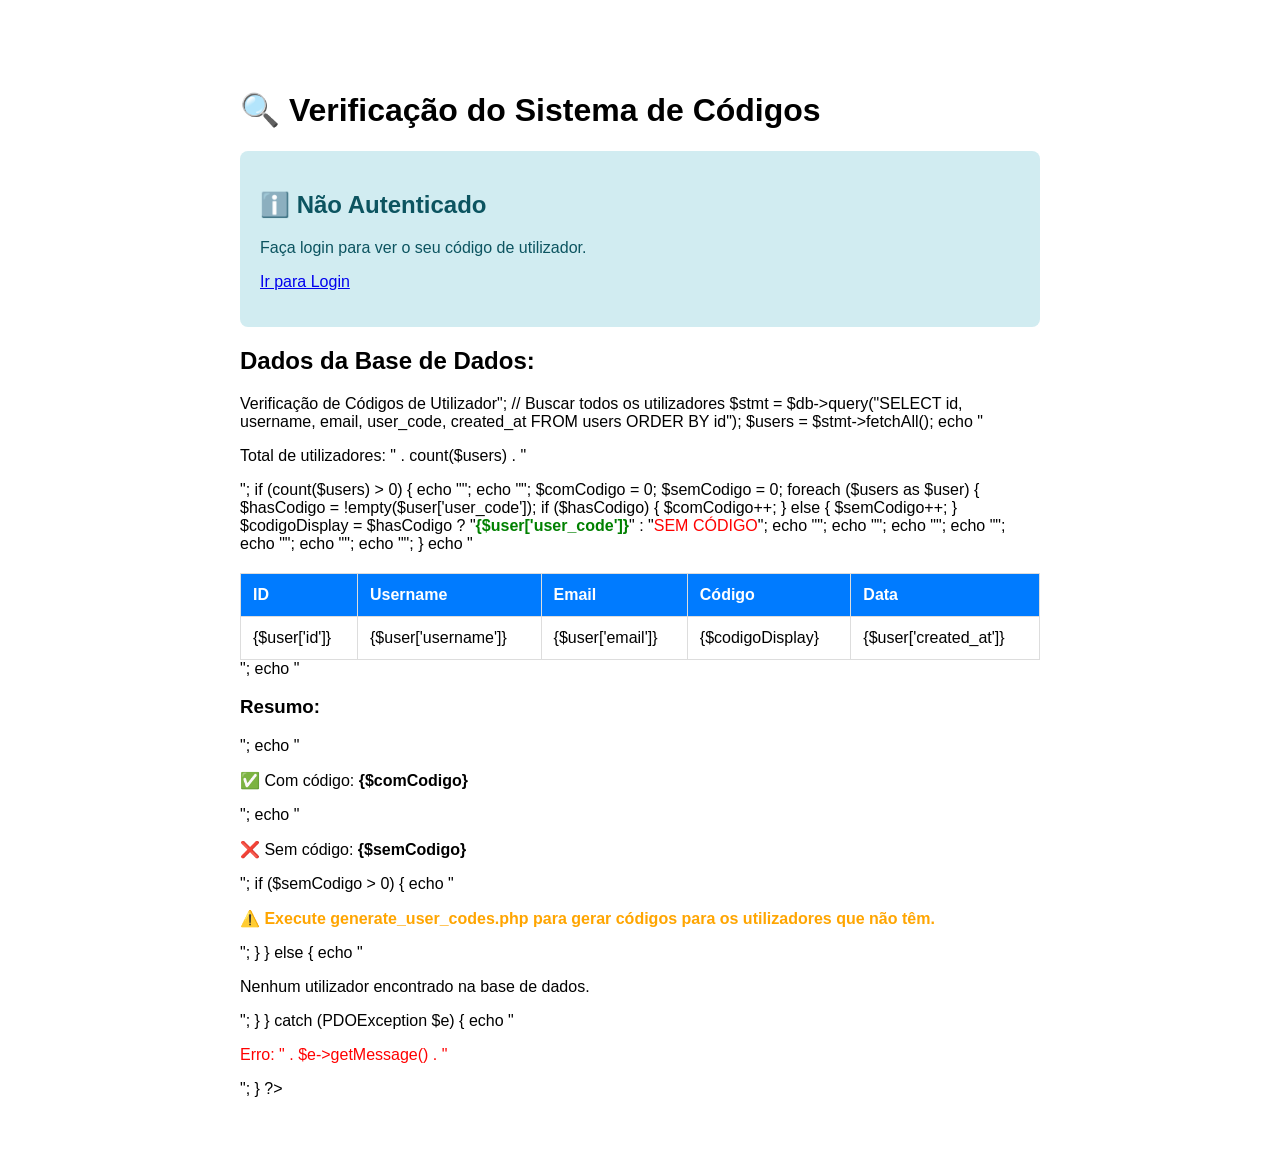
<file: test-codigos.html>
<!DOCTYPE html>
<html lang="pt">
<head>
    <meta charset="UTF-8">
    <meta name="viewport" content="width=device-width, initial-scale=1.0">
    <title>Teste - Códigos de Utilizador</title>
    <style>
        body {
            font-family: Arial, sans-serif;
            max-width: 800px;
            margin: 50px auto;
            padding: 20px;
        }
        .status {
            padding: 20px;
            margin: 10px 0;
            border-radius: 8px;
        }
        .success { background: #d4edda; color: #155724; }
        .error { background: #f8d7da; color: #721c24; }
        .info { background: #d1ecf1; color: #0c5460; }
        table {
            width: 100%;
            border-collapse: collapse;
            margin-top: 20px;
        }
        th, td {
            border: 1px solid #ddd;
            padding: 12px;
            text-align: left;
        }
        th {
            background: #007bff;
            color: white;
        }
        .code {
            font-family: 'Courier New', monospace;
            font-size: 1.2em;
            font-weight: bold;
            letter-spacing: 2px;
        }
    </style>
</head>
<body>
    <h1>🔍 Verificação do Sistema de Códigos</h1>
    
    <div id="status"></div>
    <div id="users"></div>

    <script src="js/auth-api.js"></script>
    <script>
        async function testUserCodes() {
            const statusDiv = document.getElementById('status');
            const usersDiv = document.getElementById('users');
            
            try {
                // Verificar se há utilizador logado
                const currentUser = await getCurrentUser();
                
                if (currentUser && currentUser.user_code) {
                    statusDiv.innerHTML = `
                        <div class="status success">
                            <h2>✅ Sistema de Códigos ATIVO</h2>
                            <p><strong>Utilizador:</strong> ${currentUser.username}</p>
                            <p><strong>Seu Código:</strong> <span class="code">${currentUser.user_code}</span></p>
                            <p>O sistema de códigos de utilizador está a funcionar corretamente!</p>
                        </div>
                    `;
                } else if (currentUser) {
                    statusDiv.innerHTML = `
                        <div class="status error">
                            <h2>❌ Código Não Encontrado</h2>
                            <p>Utilizador: ${currentUser.username}</p>
                            <p>Este utilizador não tem código atribuído. Execute generate_user_codes.php</p>
                        </div>
                    `;
                } else {
                    statusDiv.innerHTML = `
                        <div class="status info">
                            <h2>ℹ️ Não Autenticado</h2>
                            <p>Faça login para ver o seu código de utilizador.</p>
                            <p><a href="login.html">Ir para Login</a></p>
                        </div>
                    `;
                }
                
                // Verificar dados da BD
                const response = await fetch('test_user_codes.php');
                const text = await response.text();
                usersDiv.innerHTML = `<h2>Dados da Base de Dados:</h2>${text}`;
                
            } catch (error) {
                statusDiv.innerHTML = `
                    <div class="status error">
                        <h2>❌ Erro</h2>
                        <p>${error.message}</p>
                    </div>
                `;
            }
        }
        
        testUserCodes();
    </script>
</body>
</html>
</file>
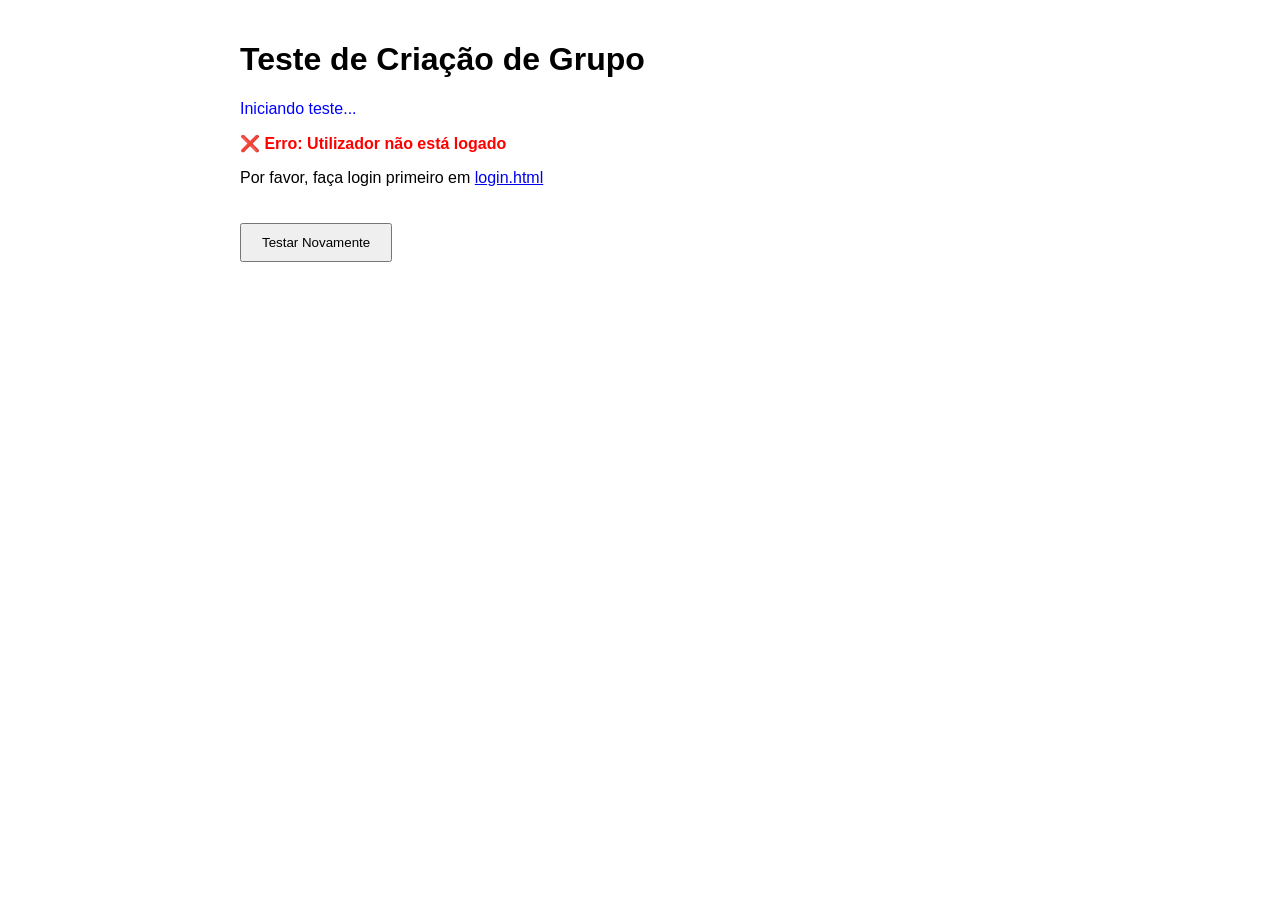
<file: test-create-group.html>
<!DOCTYPE html>
<html lang="pt">
<head>
    <meta charset="UTF-8">
    <meta name="viewport" content="width=device-width, initial-scale=1.0">
    <title>Teste - Criar Grupo</title>
    <style>
        body { font-family: Arial, sans-serif; padding: 20px; max-width: 800px; margin: 0 auto; }
        pre { background: #f5f5f5; padding: 10px; border-radius: 4px; overflow-x: auto; }
        .success { color: green; font-weight: bold; }
        .error { color: red; font-weight: bold; }
        .info { color: blue; }
    </style>
</head>
<body>
    <h1>Teste de Criação de Grupo</h1>
    <div id="result"></div>
    <button onclick="testCreateGroup()" style="margin-top: 20px; padding: 10px 20px;">Testar Novamente</button>
    
    <script src="js/auth-api.js"></script>
    <script src="js/main-api.js"></script>
    <script>
        async function testCreateGroup() {
            const resultDiv = document.getElementById('result');
            resultDiv.innerHTML = '<p class="info">Iniciando teste...</p>';
            
            try {
                // Verificar se está logado
                if (!isUserLoggedIn()) {
                    resultDiv.innerHTML += '<p class="error">❌ Erro: Utilizador não está logado</p>';
                    resultDiv.innerHTML += '<p>Por favor, faça login primeiro em <a href="login.html">login.html</a></p>';
                    return;
                }
                
                const user = await getCurrentUser();
                resultDiv.innerHTML += `<p class="success">✓ Utilizador logado: ${user.username} (ID: ${user.id})</p>`;
                
                const sessionToken = getSessionToken();
                resultDiv.innerHTML += `<p class="info">Token de sessão: ${sessionToken ? sessionToken.substring(0, 20) + '...' : 'NÃO ENCONTRADO'}</p>`;
                
                // Tentar criar grupo
                const groupData = {
                    name: 'Grupo Teste ' + new Date().getTime(),
                    description: 'Este é um grupo de teste criado em ' + new Date().toLocaleString()
                };
                
                resultDiv.innerHTML += `<p class="info">Tentando criar grupo: "${groupData.name}"...</p>`;
                
                const result = await saveGroup(groupData);
                
                resultDiv.innerHTML += '<h3>Resposta da API:</h3>';
                resultDiv.innerHTML += '<pre>' + JSON.stringify(result, null, 2) + '</pre>';
                
                if (result.success) {
                    resultDiv.innerHTML += '<p class="success">✓ Grupo criado com sucesso!</p>';
                } else {
                    resultDiv.innerHTML += `<p class="error">❌ Erro ao criar grupo: ${result.message}</p>`;
                }
                
            } catch (error) {
                resultDiv.innerHTML += `<p class="error">❌ Exceção capturada: ${error.message}</p>`;
                resultDiv.innerHTML += '<pre>' + error.stack + '</pre>';
            }
        }
        
        // Executar teste automaticamente
        window.onload = testCreateGroup;
    </script>
</body>
</html>
</file>
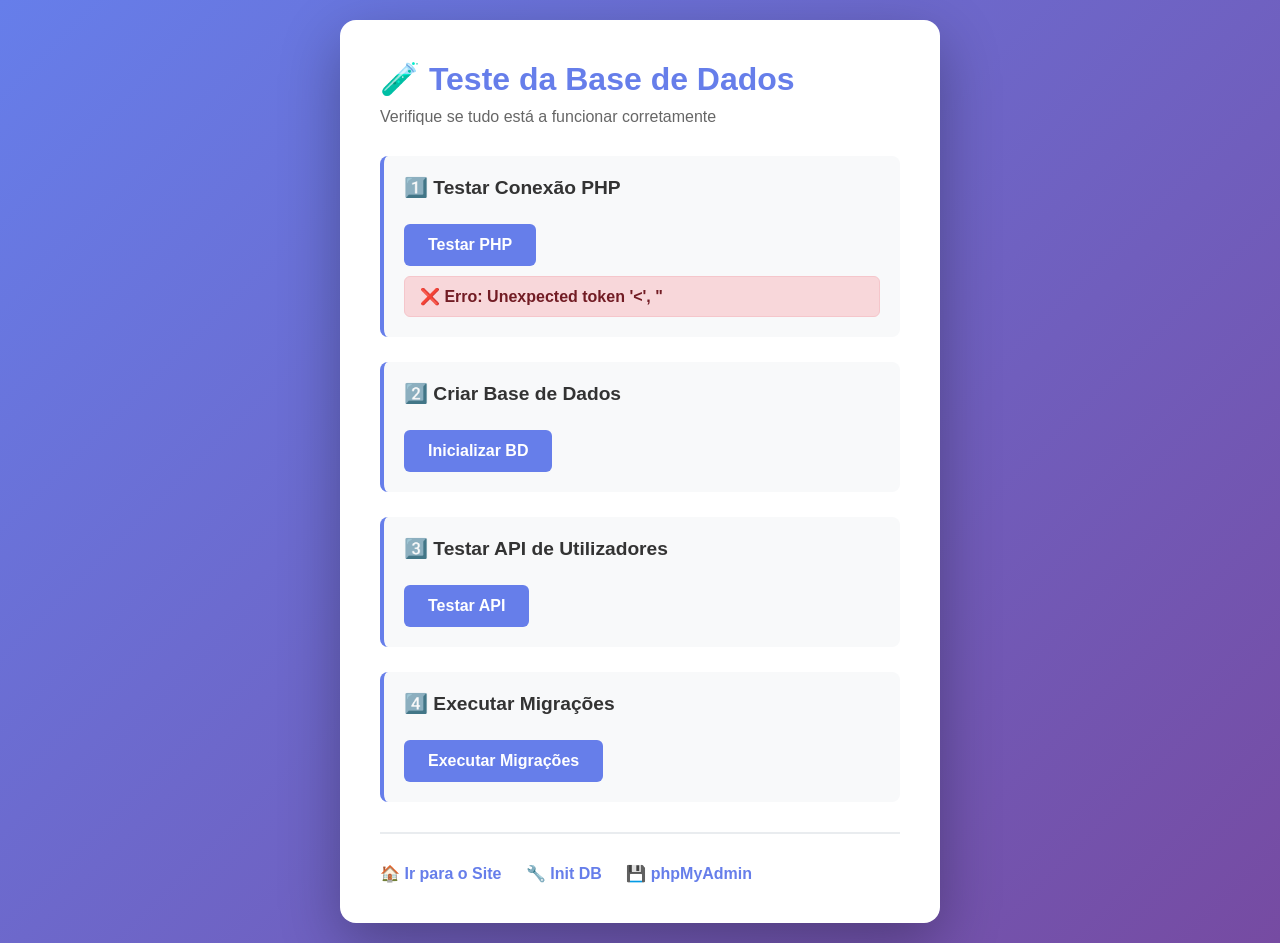
<file: test-db.html>
<!DOCTYPE html>
<html lang="pt">
<head>
    <meta charset="UTF-8">
    <meta name="viewport" content="width=device-width, initial-scale=1.0">
    <title>Teste da Base de Dados - ChefGuedes</title>
    <style>
        * {
            margin: 0;
            padding: 0;
            box-sizing: border-box;
        }
        
        body {
            font-family: 'Segoe UI', Tahoma, Geneva, Verdana, sans-serif;
            background: linear-gradient(135deg, #667eea 0%, #764ba2 100%);
            min-height: 100vh;
            display: flex;
            align-items: center;
            justify-content: center;
            padding: 20px;
        }
        
        .container {
            background: white;
            border-radius: 16px;
            padding: 40px;
            max-width: 600px;
            width: 100%;
            box-shadow: 0 20px 60px rgba(0,0,0,0.3);
        }
        
        h1 {
            color: #667eea;
            margin-bottom: 10px;
            font-size: 2rem;
        }
        
        .subtitle {
            color: #666;
            margin-bottom: 30px;
        }
        
        .test-section {
            margin-bottom: 25px;
            padding: 20px;
            background: #f8f9fa;
            border-radius: 8px;
            border-left: 4px solid #667eea;
        }
        
        .test-section h2 {
            color: #333;
            font-size: 1.2rem;
            margin-bottom: 15px;
        }
        
        .status {
            padding: 10px 15px;
            border-radius: 6px;
            margin-top: 10px;
            font-weight: 600;
        }
        
        .status.success {
            background: #d4edda;
            color: #155724;
            border: 1px solid #c3e6cb;
        }
        
        .status.error {
            background: #f8d7da;
            color: #721c24;
            border: 1px solid #f5c6cb;
        }
        
        .status.info {
            background: #d1ecf1;
            color: #0c5460;
            border: 1px solid #bee5eb;
        }
        
        button {
            background: #667eea;
            color: white;
            border: none;
            padding: 12px 24px;
            border-radius: 6px;
            cursor: pointer;
            font-size: 1rem;
            font-weight: 600;
            transition: all 0.3s;
            margin-right: 10px;
            margin-top: 10px;
        }
        
        button:hover {
            background: #5568d3;
            transform: translateY(-2px);
            box-shadow: 0 4px 12px rgba(102, 126, 234, 0.4);
        }
        
        button:active {
            transform: translateY(0);
        }
        
        .code {
            background: #2d3748;
            color: #68d391;
            padding: 15px;
            border-radius: 6px;
            font-family: 'Courier New', monospace;
            font-size: 0.9rem;
            margin-top: 15px;
            overflow-x: auto;
        }
        
        .links {
            margin-top: 30px;
            padding-top: 30px;
            border-top: 2px solid #e9ecef;
        }
        
        .links a {
            display: inline-block;
            color: #667eea;
            text-decoration: none;
            font-weight: 600;
            margin-right: 20px;
            transition: color 0.3s;
        }
        
        .links a:hover {
            color: #764ba2;
            text-decoration: underline;
        }
    </style>
</head>
<body>
    <div class="container">
        <h1>🧪 Teste da Base de Dados</h1>
        <p class="subtitle">Verifique se tudo está a funcionar corretamente</p>
        
        <div class="test-section">
            <h2>1️⃣ Testar Conexão PHP</h2>
            <button onclick="testPHP()">Testar PHP</button>
            <div id="phpResult"></div>
        </div>
        
        <div class="test-section">
            <h2>2️⃣ Criar Base de Dados</h2>
            <button onclick="initDatabase()">Inicializar BD</button>
            <div id="dbResult"></div>
        </div>
        
        <div class="test-section">
            <h2>3️⃣ Testar API de Utilizadores</h2>
            <button onclick="testAPI()">Testar API</button>
            <div id="apiResult"></div>
        </div>
        
        <div class="test-section">
            <h2>4️⃣ Executar Migrações</h2>
            <button onclick="runMigrations()">Executar Migrações</button>
            <div id="migrateResult"></div>
        </div>
        
        <div class="links">
            <a href="index.html">🏠 Ir para o Site</a>
            <a href="api/init_db.php" target="_blank">🔧 Init DB</a>
            <a href="http://localhost/phpmyadmin" target="_blank">💾 phpMyAdmin</a>
        </div>
    </div>
    
    <script>
        function showResult(elementId, message, type = 'info') {
            const element = document.getElementById(elementId);
            element.innerHTML = `<div class="status ${type}">${message}</div>`;
        }
        
        function testPHP() {
            showResult('phpResult', '⏳ A testar PHP...', 'info');
            
            fetch('api/db.php')
                .then(response => response.json())
                .then(data => {
                    showResult('phpResult', '✅ PHP está a funcionar!', 'success');
                })
                .catch(error => {
                    showResult('phpResult', '❌ Erro: ' + error.message, 'error');
                });
        }
        
        function initDatabase() {
            showResult('dbResult', '⏳ A criar base de dados...', 'info');
            
            fetch('api/init_db.php')
                .then(response => response.text())
                .then(text => {
                    if (text.includes('✅')) {
                        showResult('dbResult', '✅ Base de dados criada com sucesso!<div class="code">' + text + '</div>', 'success');
                    } else {
                        showResult('dbResult', '⚠️ Resultado:<div class="code">' + text + '</div>', 'info');
                    }
                })
                .catch(error => {
                    showResult('dbResult', '❌ Erro: ' + error.message, 'error');
                });
        }
        
        function testAPI() {
            showResult('apiResult', '⏳ A testar API...', 'info');
            
            // Testar registo de utilizador de teste
            fetch('api/users.php', {
                method: 'POST',
                headers: {
                    'Content-Type': 'application/json'
                },
                body: JSON.stringify({
                    action: 'register',
                    username: 'teste_' + Date.now(),
                    email: 'teste' + Date.now() + '@teste.com',
                    password: 'teste123'
                })
            })
            .then(response => response.json())
            .then(data => {
                if (data.success) {
                    showResult('apiResult', '✅ API está a funcionar! Utilizador de teste criado com sucesso.', 'success');
                } else {
                    showResult('apiResult', '⚠️ API responde mas: ' + data.message, 'info');
                }
            })
            .catch(error => {
                showResult('apiResult', '❌ Erro na API: ' + error.message, 'error');
            });
        }
        
        function runMigrations() {
            showResult('migrateResult', '⏳ A executar migrações...', 'info');
            
            fetch('api/migrate.php?run=1')
                .then(response => response.text())
                .then(text => {
                    if (text.includes('✅')) {
                        showResult('migrateResult', '✅ Migrações executadas!<div class="code">' + text + '</div>', 'success');
                    } else {
                        showResult('migrateResult', '⚠️ Resultado:<div class="code">' + text + '</div>', 'info');
                    }
                })
                .catch(error => {
                    showResult('migrateResult', '❌ Erro: ' + error.message, 'error');
                });
        }
        
        // Auto-executar teste de PHP ao carregar
        window.onload = function() {
            testPHP();
        };
    </script>
</body>
</html>
</file>
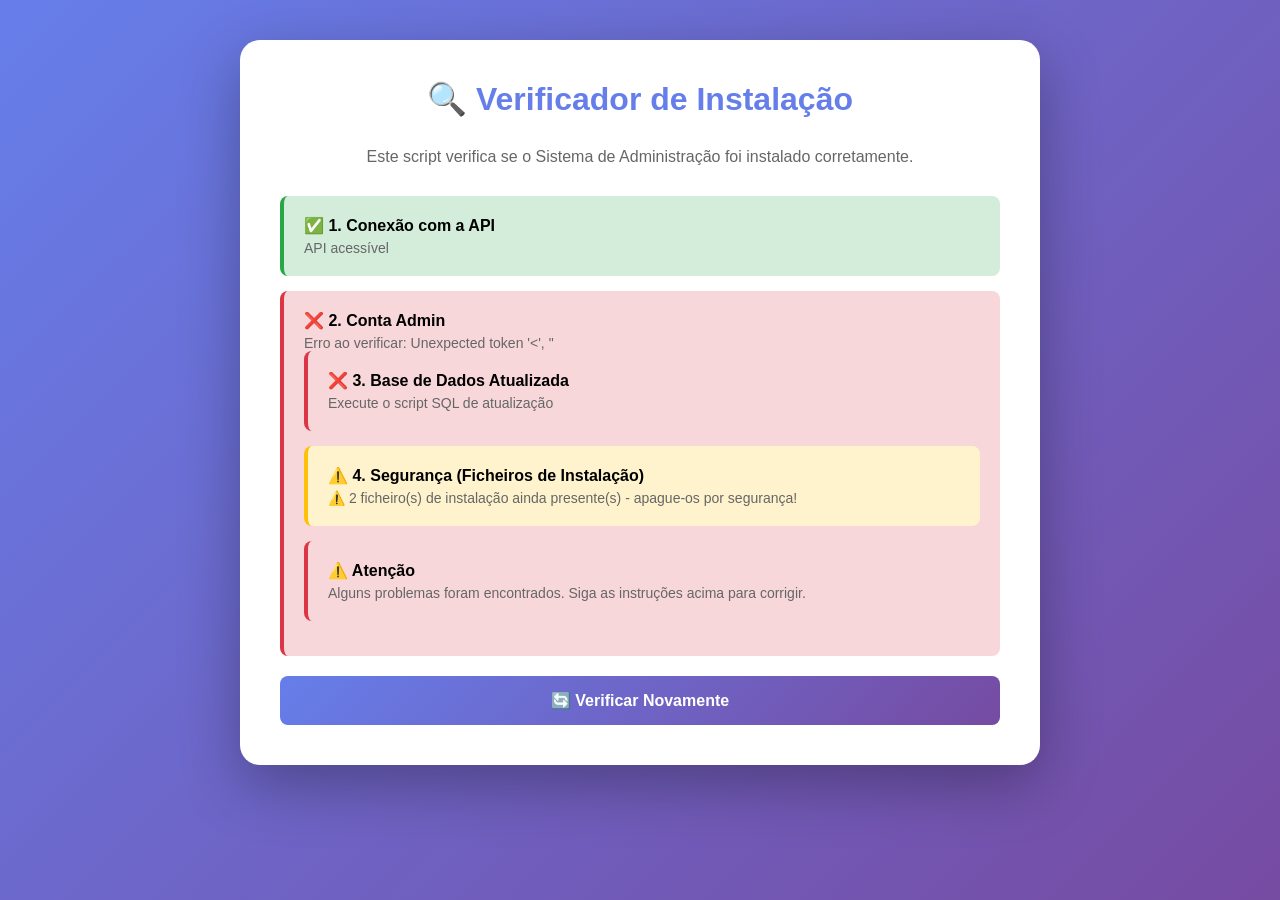
<file: verificar-instalacao-admin.html>
<!DOCTYPE html>
<html lang="pt">
<head>
    <meta charset="UTF-8">
    <meta name="viewport" content="width=device-width, initial-scale=1.0">
    <title>Verificador de Instalação Admin - ChefGuedes</title>
    <style>
        * {
            margin: 0;
            padding: 0;
            box-sizing: border-box;
        }
        body {
            font-family: 'Segoe UI', Tahoma, Geneva, Verdana, sans-serif;
            background: linear-gradient(135deg, #667eea 0%, #764ba2 100%);
            min-height: 100vh;
            padding: 40px 20px;
        }
        .container {
            max-width: 800px;
            margin: 0 auto;
            background: white;
            border-radius: 20px;
            box-shadow: 0 20px 60px rgba(0,0,0,0.3);
            padding: 40px;
        }
        h1 {
            color: #667eea;
            text-align: center;
            margin-bottom: 30px;
        }
        .check-item {
            background: #f8f9fa;
            padding: 20px;
            margin-bottom: 15px;
            border-radius: 8px;
            border-left: 4px solid #ccc;
        }
        .check-item.success {
            border-left-color: #28a745;
            background: #d4edda;
        }
        .check-item.error {
            border-left-color: #dc3545;
            background: #f8d7da;
        }
        .check-item.warning {
            border-left-color: #ffc107;
            background: #fff3cd;
        }
        .check-name {
            font-weight: bold;
            margin-bottom: 5px;
        }
        .check-result {
            font-size: 14px;
            color: #666;
        }
        .btn {
            display: block;
            width: 100%;
            padding: 15px;
            background: linear-gradient(135deg, #667eea 0%, #764ba2 100%);
            color: white;
            border: none;
            border-radius: 8px;
            font-size: 16px;
            font-weight: 600;
            cursor: pointer;
            margin-top: 20px;
        }
        .btn:hover {
            opacity: 0.9;
        }
        .loading {
            text-align: center;
            padding: 40px;
        }
        .spinner {
            border: 4px solid #f3f3f3;
            border-top: 4px solid #667eea;
            border-radius: 50%;
            width: 40px;
            height: 40px;
            animation: spin 1s linear infinite;
            margin: 0 auto;
        }
        @keyframes spin {
            0% { transform: rotate(0deg); }
            100% { transform: rotate(360deg); }
        }
    </style>
</head>
<body>
    <div class="container">
        <h1>🔍 Verificador de Instalação</h1>
        <p style="text-align: center; color: #666; margin-bottom: 30px;">
            Este script verifica se o Sistema de Administração foi instalado corretamente.
        </p>
        
        <div id="results">
            <div class="loading">
                <div class="spinner"></div>
                <p style="margin-top: 20px; color: #666;">Verificando instalação...</p>
            </div>
        </div>
        
        <button class="btn" onclick="verificar()" style="display: none;" id="btnVerificar">
            🔄 Verificar Novamente
        </button>
    </div>
    
    <script>
        async function verificar() {
            const resultsDiv = document.getElementById('results');
            resultsDiv.innerHTML = '<div class="loading"><div class="spinner"></div><p style="margin-top: 20px; color: #666;">Verificando...</p></div>';
            
            const checks = [];
            
            // 1. Verificar se a API está acessível
            try {
                const response = await fetch('../api/db.php');
                checks.push({
                    name: '1. Conexão com a API',
                    success: response.ok,
                    message: response.ok ? 'API acessível' : 'Erro ao conectar à API'
                });
            } catch (error) {
                checks.push({
                    name: '1. Conexão com a API',
                    success: false,
                    message: 'Erro: ' + error.message
                });
            }
            
            // 2. Verificar se existe admin
            try {
                const response = await fetch('../api/admin.php?action=check_admin');
                const data = await response.json();
                
                if (response.status === 403) {
                    checks.push({
                        name: '2. Conta Admin',
                        success: true,
                        message: 'Sistema de admin instalado (faça login como admin para testar)'
                    });
                } else if (data.success) {
                    checks.push({
                        name: '2. Conta Admin',
                        success: true,
                        message: 'Você está logado como admin!'
                    });
                } else {
                    checks.push({
                        name: '2. Conta Admin',
                        success: false,
                        message: 'Sistema de admin não instalado corretamente'
                    });
                }
            } catch (error) {
                checks.push({
                    name: '2. Conta Admin',
                    success: false,
                    message: 'Erro ao verificar: ' + error.message
                });
            }
            
            // 3. Verificar estatísticas (indica que as tabelas existem)
            try {
                const response = await fetch('../api/admin.php?action=stats');
                const data = await response.json();
                
                if (data.success && data.data) {
                    const hasNewFields = 'suspendedUsers' in data.data && 'todayActions' in data.data;
                    checks.push({
                        name: '3. Base de Dados Atualizada',
                        success: hasNewFields,
                        message: hasNewFields 
                            ? 'Todas as tabelas e campos criados com sucesso' 
                            : 'Campos básicos OK, mas alguns campos novos podem estar em falta'
                    });
                } else {
                    checks.push({
                        name: '3. Base de Dados Atualizada',
                        success: false,
                        message: 'Erro ao verificar estatísticas'
                    });
                }
            } catch (error) {
                checks.push({
                    name: '3. Base de Dados Atualizada',
                    success: false,
                    message: 'Execute o script SQL de atualização'
                });
            }
            
            // 4. Verificar se arquivos de instalação existem (devem ser apagados)
            try {
                const testFiles = ['setup-admin.html', 'install_admin_new.php'];
                let filesExist = 0;
                
                for (const file of testFiles) {
                    try {
                        const response = await fetch(file, { method: 'HEAD' });
                        if (response.ok) filesExist++;
                    } catch (e) {}
                }
                
                checks.push({
                    name: '4. Segurança (Ficheiros de Instalação)',
                    success: filesExist === 0,
                    message: filesExist === 0 
                        ? '✅ Ficheiros de instalação foram apagados (seguro)' 
                        : `⚠️ ${filesExist} ficheiro(s) de instalação ainda presente(s) - apague-os por segurança!`,
                    warning: filesExist > 0
                });
            } catch (error) {
                checks.push({
                    name: '4. Segurança',
                    success: true,
                    message: 'Não foi possível verificar (presumindo seguro)'
                });
            }
            
            // Exibir resultados
            let html = '';
            let allSuccess = true;
            
            checks.forEach(check => {
                const className = check.warning ? 'warning' : (check.success ? 'success' : 'error');
                const icon = check.warning ? '⚠️' : (check.success ? '✅' : '❌');
                
                html += `
                    <div class="check-item ${className}">
                        <div class="check-name">${icon} ${check.name}</div>
                        <div class="check-result">${check.message}</div>
                    </div>
                `;
                
                if (!check.success && !check.warning) allSuccess = false;
            });
            
            // Resumo final
            if (allSuccess) {
                html += `
                    <div class="check-item success">
                        <div class="check-name">🎉 Sistema Pronto!</div>
                        <div class="check-result">
                            O Sistema de Administração foi instalado com sucesso e está pronto para uso!
                        </div>
                    </div>
                `;
            } else {
                html += `
                    <div class="check-item error">
                        <div class="check-name">⚠️ Atenção</div>
                        <div class="check-result">
                            Alguns problemas foram encontrados. Siga as instruções acima para corrigir.
                        </div>
                    </div>
                `;
            }
            
            resultsDiv.innerHTML = html;
            document.getElementById('btnVerificar').style.display = 'block';
        }
        
        // Executar verificação ao carregar
        window.addEventListener('load', verificar);
    </script>
</body>
</html>
</file>
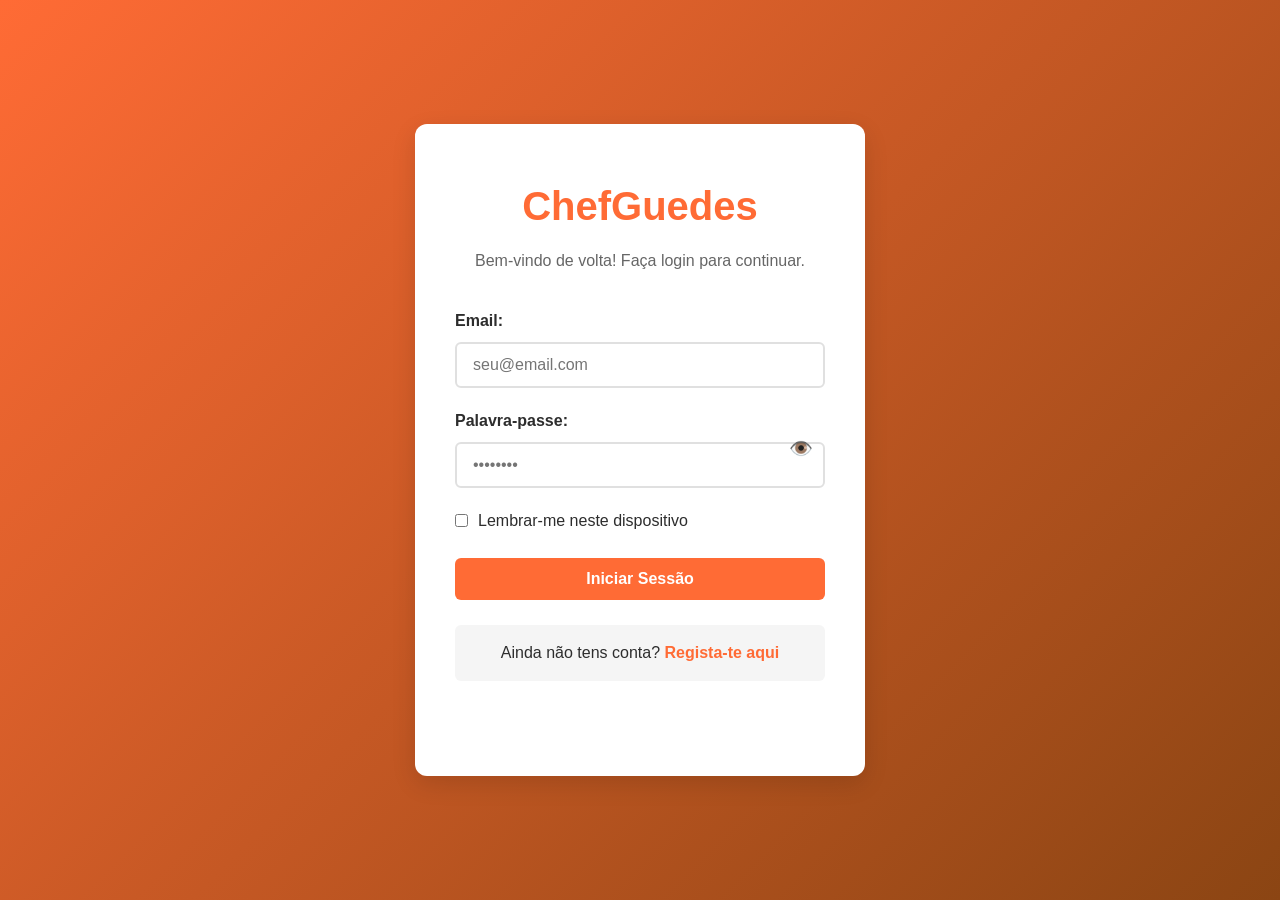
<file: pages/admin.html>
<!DOCTYPE html>
<html lang="pt">
<head>
    <meta charset="UTF-8">
    <meta name="viewport" content="width=device-width, initial-scale=1.0">
    <title>Administração - ChefGuedes</title>
    <link rel="stylesheet" href="../css/styles.css">
    <style>
        .admin-container {
            max-width: 1400px;
            margin: 0 auto;
            padding: 20px;
        }

        .admin-header {
            background: linear-gradient(135deg, #667eea 0%, #764ba2 100%);
            color: white;
            padding: 30px;
            border-radius: 10px;
            margin-bottom: 30px;
            box-shadow: 0 4px 6px rgba(0,0,0,0.1);
        }

        .admin-header h1 {
            margin: 0 0 10px 0;
            font-size: 2em;
        }

        .admin-tabs {
            display: flex;
            gap: 10px;
            margin-bottom: 30px;
            border-bottom: 2px solid #e0e0e0;
        }

        .admin-tab {
            padding: 15px 30px;
            background: white;
            border: none;
            cursor: pointer;
            font-size: 16px;
            font-weight: 600;
            color: #666;
            border-bottom: 3px solid transparent;
            transition: all 0.3s;
        }

        .admin-tab:hover {
            color: #667eea;
        }

        .admin-tab.active {
            color: #667eea;
            border-bottom-color: #667eea;
        }

        .admin-section {
            display: none;
        }

        .admin-section.active {
            display: block;
        }

        .stats-grid {
            display: grid;
            grid-template-columns: repeat(auto-fit, minmax(250px, 1fr));
            gap: 20px;
            margin-bottom: 30px;
        }

        .stat-card {
            background: white;
            padding: 25px;
            border-radius: 10px;
            box-shadow: 0 2px 4px rgba(0,0,0,0.1);
            text-align: center;
        }

        .stat-card h3 {
            color: #666;
            margin: 0 0 10px 0;
            font-size: 14px;
            text-transform: uppercase;
        }

        .stat-card .stat-number {
            font-size: 36px;
            font-weight: bold;
            color: #667eea;
        }

        .data-table {
            background: white;
            border-radius: 10px;
            box-shadow: 0 2px 4px rgba(0,0,0,0.1);
            overflow: hidden;
        }

        .table-header {
            display: flex;
            justify-content: space-between;
            align-items: center;
            padding: 20px;
            background: #f8f9fa;
            border-bottom: 1px solid #e0e0e0;
        }

        .search-box {
            padding: 10px 15px;
            border: 1px solid #ddd;
            border-radius: 5px;
            width: 300px;
            font-size: 14px;
        }

        table {
            width: 100%;
            border-collapse: collapse;
        }

        th, td {
            padding: 15px;
            text-align: left;
            border-bottom: 1px solid #e0e0e0;
        }

        th {
            background: #f8f9fa;
            font-weight: 600;
            color: #333;
        }

        tr:hover {
            background: #f8f9fa;
        }

        .btn {
            padding: 8px 16px;
            border: none;
            border-radius: 5px;
            cursor: pointer;
            font-size: 14px;
            font-weight: 500;
            transition: all 0.3s;
        }

        .btn-danger {
            background: #dc3545;
            color: white;
        }

        .btn-danger:hover {
            background: #c82333;
        }

        .btn-warning {
            background: #ffc107;
            color: #000;
        }

        .btn-warning:hover {
            background: #e0a800;
        }

        .btn-success {
            background: #28a745;
            color: white;
        }

        .btn-success:hover {
            background: #218838;
        }

        .btn-secondary {
            background: #6c757d;
            color: white;
        }

        .btn-secondary:hover {
            background: #5a6268;
        }

        .badge {
            padding: 4px 8px;
            border-radius: 4px;
            font-size: 12px;
            font-weight: 600;
        }

        .badge-danger {
            background: #dc3545;
            color: white;
        }

        .badge-success {
            background: #28a745;
            color: white;
        }

        .badge-warning {
            background: #ffc107;
            color: #000;
        }

        .modal {
            display: none;
            position: fixed;
            top: 0;
            left: 0;
            width: 100%;
            height: 100%;
            background: rgba(0,0,0,0.5);
            z-index: 1000;
            align-items: center;
            justify-content: center;
        }

        .modal.active {
            display: flex;
        }

        .modal-content {
            background: white;
            padding: 30px;
            border-radius: 10px;
            max-width: 500px;
            width: 90%;
            box-shadow: 0 4px 6px rgba(0,0,0,0.2);
        }

        .modal-content h3 {
            margin-top: 0;
            color: #333;
        }

        .form-group {
            margin-bottom: 20px;
        }

        .form-group label {
            display: block;
            margin-bottom: 5px;
            font-weight: 600;
            color: #333;
        }

        .form-group input,
        .form-group textarea {
            width: 100%;
            padding: 10px;
            border: 1px solid #ddd;
            border-radius: 5px;
            font-size: 14px;
        }

        .form-group textarea {
            resize: vertical;
            min-height: 100px;
        }

        .modal-actions {
            display: flex;
            gap: 10px;
            justify-content: flex-end;
            margin-top: 20px;
        }

        .logout-btn {
            position: fixed;
            top: 20px;
            right: 20px;
            z-index: 100;
        }

        .user-info {
            display: flex;
            align-items: center;
            gap: 10px;
        }

        .user-avatar {
            width: 40px;
            height: 40px;
            border-radius: 50%;
            background: #667eea;
            color: white;
            display: flex;
            align-items: center;
            justify-content: center;
            font-weight: bold;
        }

        .recipe-image {
            width: 60px;
            height: 60px;
            object-fit: cover;
            border-radius: 5px;
        }

        .empty-state {
            text-align: center;
            padding: 60px 20px;
            color: #999;
        }

        .empty-state i {
            font-size: 64px;
            margin-bottom: 20px;
            opacity: 0.3;
        }
    </style>
</head>
<body>
    <button class="btn btn-secondary logout-btn" onclick="logout()">Sair</button>

    <div class="admin-container">
        <div class="admin-header">
            <h1>🛡️ Painel de Administração</h1>
            <p>Gestão completa do ChefGuedes</p>
        </div>

        <!-- Estatísticas -->
        <div class="stats-grid">
            <div class="stat-card">
                <h3>Total de Utilizadores</h3>
                <div class="stat-number" id="totalUsers">0</div>
            </div>
            <div class="stat-card">
                <h3>Utilizadores Banidos</h3>
                <div class="stat-number" id="bannedUsers">0</div>
            </div>
            <div class="stat-card">
                <h3>Utilizadores Suspensos</h3>
                <div class="stat-number" id="suspendedUsers">0</div>
            </div>
            <div class="stat-card">
                <h3>Total de Receitas</h3>
                <div class="stat-number" id="totalRecipes">0</div>
            </div>
            <div class="stat-card">
                <h3>Receitas Públicas</h3>
                <div class="stat-number" id="publicRecipes">0</div>
            </div>
            <div class="stat-card">
                <h3>Ações Hoje</h3>
                <div class="stat-number" id="todayActions">0</div>
            </div>
        </div>

        <!-- Tabs -->
        <div class="admin-tabs">
            <button class="admin-tab active" onclick="switchTab('users')">👥 Utilizadores</button>
            <button class="admin-tab" onclick="switchTab('recipes')">📖 Receitas</button>
        </div>

        <!-- Seção de Utilizadores -->
        <div id="users-section" class="admin-section active">
            <div class="data-table">
                <div class="table-header">
                    <h2>Gestão de Utilizadores</h2>
                    <input type="text" id="searchUsers" class="search-box" placeholder="Pesquisar utilizadores...">
                </div>
                <table>
                    <thead>
                        <tr>
                            <th>ID</th>
                            <th>Utilizador</th>
                            <th>Email</th>
                            <th>Data de Registo</th>
                            <th>Status</th>
                            <th>Avisos</th>
                            <th style="min-width: 200px;">Ações</th>
                        </tr>
                    </thead>
                    <tbody id="usersTable">
                        <tr>
                            <td colspan="7" class="empty-state">Carregando...</td>
                        </tr>
                    </tbody>
                </table>
            </div>
        </div>

        <!-- Seção de Receitas -->
        <div id="recipes-section" class="admin-section">
            <div class="data-table">
                <div class="table-header">
                    <h2>Gestão de Receitas</h2>
                    <input type="text" id="searchRecipes" class="search-box" placeholder="Pesquisar receitas...">
                </div>
                <table>
                    <thead>
                        <tr>
                            <th>ID</th>
                            <th>Imagem</th>
                            <th>Título</th>
                            <th>Autor</th>
                            <th>Categoria</th>
                            <th>Visibilidade</th>
                            <th>Data</th>
                            <th>Ações</th>
                        </tr>
                    </thead>
                    <tbody id="recipesTable">
                        <tr>
                            <td colspan="8" class="empty-state">Carregando...</td>
                        </tr>
                    </tbody>
                </table>
            </div>
        </div>
    </div>

    <!-- Modal para Banir Utilizador -->
    <div id="banUserModal" class="modal">
        <div class="modal-content">
            <h3>Banir Utilizador</h3>
            <div class="form-group">
                <label>Motivo do Banimento:</label>
                <textarea id="banReason" placeholder="Descreva o motivo do banimento..."></textarea>
            </div>
            <div class="modal-actions">
                <button class="btn btn-secondary" onclick="closeBanModal()">Cancelar</button>
                <button class="btn btn-danger" onclick="confirmBanUser()">Banir Utilizador</button>
            </div>
        </div>
    </div>

    <!-- Modal de Confirmação -->
    <div id="confirmModal" class="modal">
        <div class="modal-content">
            <h3 id="confirmTitle">Confirmar Ação</h3>
            <p id="confirmMessage">Tem a certeza que deseja realizar esta ação?</p>
            <div class="modal-actions">
                <button class="btn btn-secondary" onclick="closeConfirmModal()">Cancelar</button>
                <button class="btn btn-danger" id="confirmBtn" onclick="executeConfirmAction()">Confirmar</button>
            </div>
        </div>
    </div>

    <script src="../js/auth-api.js"></script>
    <script src="../js/admin.js"></script>
</body>
</html>
</file>
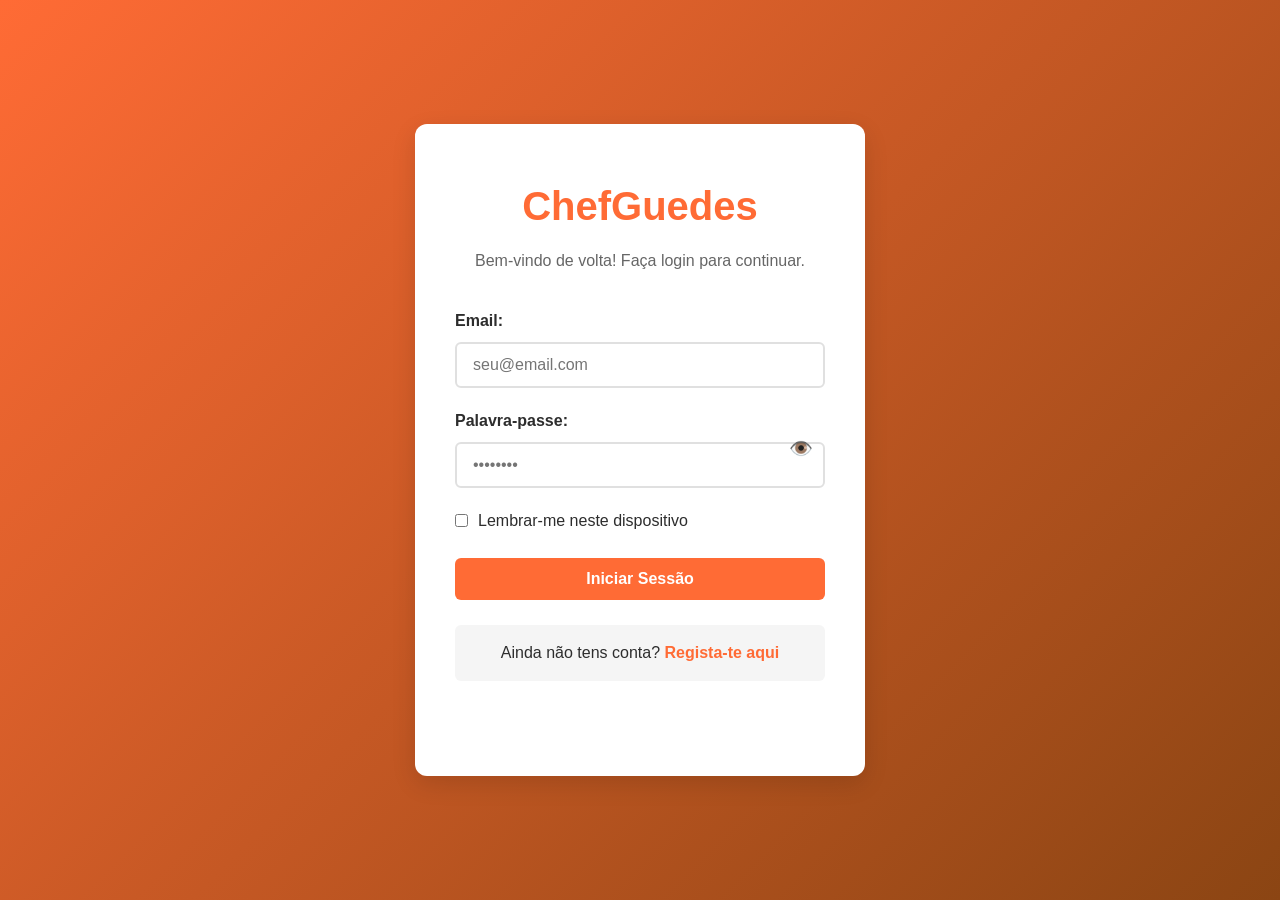
<file: pages/dashboard.html>
<!DOCTYPE html>
<html lang="pt">
<head>
    <meta charset="UTF-8">
    <meta name="viewport" content="width=device-width, initial-scale=1.0">
    <title>Dashboard - ChefGuedes</title>
    <link rel="stylesheet" href="../css/styles.css">
</head>
<body>
    <nav class="navbar">
        <div class="nav-container">
            <div class="nav-brand">
                <a href="../index.html">ChefGuedes</a>
            </div>
            <ul class="nav-menu">
                <li><a href="../index.html">Home</a></li>
                <li><a href="explorar-receitas.html">Explorar Receitas</a></li>
                <li id="authMenuItems"></li>
            </ul>
            <div id="notificationDropdown" class="notification-dropdown" style="display: none;">
                <button class="notification-btn" onclick="toggleNotifications()">
                    🔔
                    <span id="notificationBadge" class="notification-badge" style="display: none;">0</span>
                </button>
                <div id="notificationMenu" class="notification-menu">
                    <div class="notification-header">
                        <h4>Notificações</h4>
                        <button onclick="markAllRead()" style="background: none; border: none; color: var(--primary-color); cursor: pointer; font-size: 0.9rem;">Marcar todas como lidas</button>
                    </div>
                    <div id="notificationList" class="notification-list">
                        <p style="text-align: center; color: var(--text-secondary); padding: 20px;">Sem notificações</p>
                    </div>
                </div>
            </div>
            <div id="profileDropdown" class="profile-dropdown" style="display: none;">
                <button class="profile-btn" onclick="toggleProfileMenu()">
                    <img id="profileImage" src="" alt="Perfil" class="profile-image">
                    <span id="profileName"></span>
                </button>
                <div id="profileMenu" class="profile-menu">
                    <a href="perfil.html">Meu Perfil</a>
                    <a href="dashboard.html">Dashboard</a>
                    <a href="#" onclick="logout(); return false;">Sair</a>
                </div>
            </div>
        </div>
    </nav>

    <main class="container">
        <div class="page-header">
            <h1>Dashboard</h1>
            <p>Visão geral das suas atividades</p>
        </div>

        <!-- Estatísticas Rápidas -->
        <div class="stats-grid">
            <div class="stat-card">
                <div class="stat-number" id="statsRecipes">0</div>
                <div class="stat-label">Minhas Receitas</div>
            </div>
            <div class="stat-card secondary">
                <div class="stat-number" id="statsGroups">0</div>
                <div class="stat-label">Meus Grupos</div>
            </div>
            <div class="stat-card success">
                <div class="stat-number" id="statsFavorites">0</div>
                <div class="stat-label">Favoritos</div>
            </div>
            <div class="stat-card accent">
                <div class="stat-number" id="statsScheduled">0</div>
                <div class="stat-label">Refeições Agendadas</div>
            </div>
        </div>

        <!-- Acesso Rápido -->
        <div class="dashboard-card">
            <h3>Acesso Rápido</h3>
            <div class="flex gap-2" style="flex-wrap: wrap; margin-top: 20px;">
                <a href="nova-receita.html" class="btn btn-primary">+ Nova Receita</a>
                <a href="grupos.html" class="btn btn-secondary">+ Novo Grupo</a>
                <a href="perfil.html" class="btn btn-outline">Editar Perfil</a>
            </div>
        </div>

        <!-- Receitas Recentes -->
        <div class="dashboard-card">
            <h3>Minhas Receitas Recentes</h3>
            <div id="recentRecipes" style="margin-top: 20px;">
                <p style="color: var(--text-secondary);">Nenhuma receita criada ainda.</p>
            </div>
        </div>

        <!-- Meus Grupos -->
        <div class="dashboard-card">
            <h3>Meus Grupos</h3>
            <div id="myGroups" style="margin-top: 20px;">
                <p style="color: var(--text-secondary);">Nenhum grupo criado ainda.</p>
            </div>
        </div>

        <!-- Próximas Refeições -->
        <div class="dashboard-card">
            <h3>Próximas Refeições Agendadas</h3>
            <div id="upcomingMeals" style="margin-top: 20px;">
                <p style="color: var(--text-secondary);">Nenhuma refeição agendada.</p>
            </div>
        </div>

        <!-- Atividades Recentes -->
        <div class="dashboard-card">
            <h3>Atividades Recentes</h3>
            <div id="recentActivities" style="margin-top: 20px;">
                <p style="color: var(--text-secondary);">Nenhuma atividade registada.</p>
            </div>
        </div>
    </main>

    <footer class="footer">
        <p>&copy; 2025 ChefGuedes. Todos os direitos reservados.</p>
    </footer>

    <script src="../js/auth-api.js"></script>
    <script src="../js/main-api.js"></script>
    <script src="../js/clear-recipes.js"></script>
    <script>
        // Proteger rota
        if (!requireAuth()) {
            // Será redirecionado para login
        }

        // Carregar estatísticas
        function loadStats() {
            const stats = getUserStats();
            const currentUser = getCurrentUser();
            const schedules = getAllSchedules();
            const userSchedules = schedules.filter(s => s.groupId && getAllGroups().some(g => g.id === s.groupId && g.createdBy === currentUser?.username));
            
            document.getElementById('statsRecipes').textContent = stats.recipes;
            document.getElementById('statsGroups').textContent = stats.groups;
            document.getElementById('statsFavorites').textContent = stats.favorites;
            document.getElementById('statsScheduled').textContent = userSchedules.length;
        }

        <!-- Carregar receitas recentes
        function loadRecentRecipes() {
            const container = document.getElementById('recentRecipes');
            // TODAS AS RECEITAS FORAM REMOVIDAS
            container.innerHTML = '<p style="color: var(--text-secondary);">Todas as receitas foram removidas do sistema.</p>';
        }

        // Carregar grupos
        function loadMyGroups() {
            const currentUser = getCurrentUser();
            const allGroups = getAllGroups();
            const userGroups = allGroups.filter(g => g.createdBy === currentUser?.username);
            
            const container = document.getElementById('myGroups');
            
            if (userGroups.length === 0) {
                container.innerHTML = '<p style="color: var(--text-secondary);">Nenhum grupo criado ainda. <a href="grupos.html">Criar primeiro grupo</a></p>';
                return;
            }
            
            container.innerHTML = userGroups.map(group => `
                <div class="activity-item">
                    <strong>${group.name}</strong>
                    <p style="color: var(--text-secondary); margin-top: 5px;">
                        ${group.members?.length || 0} membros • Criado em ${formatDate(group.createdAt)}
                    </p>
                </div>
            `).join('');
        }

        // Carregar próximas refeições
        function loadUpcomingMeals() {
            const today = new Date();
            const nextWeek = new Date(today);
            nextWeek.setDate(nextWeek.getDate() + 7);
            
            const schedules = getSchedulesByWeek(today, nextWeek);
            
            const container = document.getElementById('upcomingMeals');
            
            if (schedules.length === 0) {
                container.innerHTML = '<p style="color: var(--text-secondary);">Nenhuma refeição agendada para os próximos 7 dias.</p>';
                return;
            }
            
            // TODAS AS RECEITAS FORAM REMOVIDAS - mostrar apenas agendamentos sem receitas
            container.innerHTML = schedules
                .sort((a, b) => new Date(a.date) - new Date(b.date))
                .map(schedule => {
                    return `
                        <div class="meal-item">
                            <div>
                                <div class="meal-type">${schedule.mealType}</div>
                                <div class="meal-recipe">Receita não disponível</div>
                                <div style="color: var(--text-secondary); font-size: 0.9rem;">${formatDate(schedule.date)}</div>
                            </div>
                        </div>
                    `;
                }).join('');
        }

        // Carregar atividades recentes
        function loadRecentActivities() {
            const activities = getRecentActivities(10);
            const container = document.getElementById('recentActivities');
            
            if (activities.length === 0) {
                container.innerHTML = '<p style="color: var(--text-secondary);">Nenhuma atividade registada.</p>';
                return;
            }
            
            container.innerHTML = activities.map(activity => `
                <div class="activity-item">
                    <strong>${activity.description}</strong>
                    <p style="color: var(--text-secondary); margin-top: 5px;">
                        ${formatDateTime(activity.timestamp)}
                    </p>
                </div>
            `).join('');
        }

        // Inicializar dashboard
        loadStats();
        loadRecentRecipes();
        loadMyGroups();
        loadUpcomingMeals();
        loadRecentActivities();
    </script>
</body>
</html>
</file>
<file: css/styles.css>
/* ============================================
   ChefGuedes - Sistema de Design
   Paleta de cores culinária com tema claro/escuro
   ============================================ */

:root {
    /* ===== MODO CLARO - Cores Primárias ===== */
    --primary-color: #ff6b35;        /* Laranja quente - cor principal */
    --primary-dark: #e85a28;         /* Laranja mais escuro */
    --primary-light: #ff8558;        /* Laranja mais claro */
    
    --secondary-color: #8B4513;      /* Castanho sela - substitui azul */
    --secondary-dark: #6b3410;       /* Castanho mais escuro */
    --secondary-light: #a0522d;      /* Castanho mais claro */
    
    --accent-color: #f7b32b;         /* Amarelo dourado */
    --accent-dark: #d99b1f;          /* Dourado mais escuro */
    --accent-light: #ffc550;         /* Dourado mais claro */
    
    --success-color: #2a9d8f;        /* Verde água */
    --danger-color: #e63946;         /* Vermelho */
    --warning-color: #f77f00;        /* Laranja médio */
    --info-color: #ff9966;           /* Laranja suave - substitui azul ciano */
    
    /* ===== Fundos e Superfícies ===== */
    --bg-primary: #fafafa;           /* Fundo principal claro */
    --bg-secondary: #f5f5f5;         /* Fundo secundário */
    --bg-tertiary: #e8e8e8;          /* Fundo terciário */
    --bg-card: #ffffff;              /* Cards brancos */
    
    /* ===== Textos ===== */
    --text-primary: #2d2d2d;         /* Texto principal escuro */
    --text-secondary: #666666;       /* Texto secundário */
    --text-light: #999999;           /* Texto claro */
    --text-inverse: #ffffff;         /* Texto sobre fundos escuros */
    
    /* ===== Bordas e Sombras ===== */
    --border-color: #e0e0e0;
    --border-radius: 12px;
    --border-radius-sm: 6px;
    --border-radius-lg: 20px;
    
    --shadow-sm: 0 2px 4px rgba(0, 0, 0, 0.08);
    --shadow: 0 4px 8px rgba(0, 0, 0, 0.1);
    --shadow-lg: 0 8px 24px rgba(0, 0, 0, 0.12);
    --shadow-xl: 0 16px 48px rgba(0, 0, 0, 0.15);
    
    /* ===== Transições ===== */
    --transition: all 0.3s ease;
    --transition-fast: all 0.15s ease;
}

/* ===== MODO ESCURO ===== */
[data-theme="dark"] {
    /* Cores primárias ajustadas para modo escuro */
    --primary-color: #ff7f50;        /* Coral mais suave */
    --primary-dark: #ff6b35;
    --primary-light: #ffa07a;
    
    --secondary-color: #a0522d;      /* Castanho sienna - substitui azul */
    --secondary-dark: #8B4513;
    --secondary-light: #bc6c3d;
    
    --accent-color: #fdc500;         /* Amarelo mais vibrante */
    --accent-dark: #e5b100;
    --accent-light: #ffdb58;
    
    --success-color: #2ec4b6;        /* Verde água mais brilhante */
    --danger-color: #ff6b6b;         /* Vermelho mais suave */
    --warning-color: #ff9f1c;        /* Laranja mais suave */
    --info-color: #ffaa77;           /* Laranja pêssego - substitui azul */
    
    /* Fundos escuros */
    --bg-primary: #1a1d23;           /* Fundo principal escuro */
    --bg-secondary: #23272f;         /* Fundo secundário */
    --bg-tertiary: #2d333b;          /* Fundo terciário */
    --bg-card: #2a2f38;              /* Cards escuros */
    
    /* Textos para modo escuro */
    --text-primary: #e9ecef;         /* Texto principal claro */
    --text-secondary: #adb5bd;       /* Texto secundário */
    --text-light: #6c757d;           /* Texto mais claro */
    --text-inverse: #1a1d23;         /* Texto sobre fundos claros */
    
    /* Bordas e sombras para modo escuro */
    --border-color: #3a404a;
    --shadow-sm: 0 2px 4px rgba(0, 0, 0, 0.3);
    --shadow: 0 4px 8px rgba(0, 0, 0, 0.4);
    --shadow-lg: 0 8px 24px rgba(0, 0, 0, 0.5);
    --shadow-xl: 0 16px 48px rgba(0, 0, 0, 0.6);
}

/* ============================================
   Reset e Estilos Base
   ============================================ */

* {
    margin: 0;
    padding: 0;
    box-sizing: border-box;
}

html {
    scroll-behavior: smooth;
}

body {
    font-family: -apple-system, BlinkMacSystemFont, 'Segoe UI', Roboto, Oxygen, Ubuntu, Cantarell, sans-serif;
    background-color: var(--bg-primary);
    color: var(--text-primary);
    line-height: 1.6;
    transition: background-color 0.3s ease, color 0.3s ease;
}

/* ============================================
   Navbar - Navegação Principal
   ============================================ */

.navbar {
    background-color: var(--bg-card);
    box-shadow: var(--shadow);
    position: sticky;
    top: 0;
    z-index: 1000;
    transition: var(--transition);
}

.nav-container {
    max-width: 1200px;
    margin: 0 auto;
    padding: 0 20px;
    display: flex;
    justify-content: space-between;
    align-items: center;
    height: 70px;
}

.nav-brand a {
    font-size: 1.8rem;
    font-weight: 700;
    color: var(--primary-color);
    text-decoration: none;
    transition: var(--transition-fast);
    letter-spacing: -0.5px;
}

.nav-brand a:hover {
    color: var(--primary-dark);
}

.nav-menu {
    display: flex;
    list-style: none;
    gap: 30px;
    align-items: center;
}

.nav-menu li a {
    color: var(--text-primary);
    text-decoration: none;
    font-weight: 500;
    padding: 8px 16px;
    border-radius: var(--border-radius-sm);
    transition: var(--transition-fast);
    display: block;
}

.nav-menu li a:hover,
.nav-menu li a.active {
    background-color: var(--primary-color);
    color: var(--text-inverse);
}

.theme-toggle {
    background: var(--bg-secondary);
    border: 2px solid var(--border-color);
    border-radius: 50px;
    width: 60px;
    height: 32px;
    cursor: pointer;
    position: relative;
    transition: var(--transition);
    display: flex;
    align-items: center;
    padding: 0 4px;
}

.theme-toggle:hover {
    border-color: var(--primary-color);
}

.theme-toggle-slider {
    background: var(--primary-color);
    width: 24px;
    height: 24px;
    border-radius: 50%;
    position: absolute;
    left: 4px;
    transition: var(--transition);
    display: flex;
    align-items: center;
    justify-content: center;
    font-size: 14px;
}

[data-theme="dark"] .theme-toggle-slider {
    left: 32px;
}

/* ============================================
   User Profile Dropdown
   ============================================ */

.user-menu {
    position: relative;
    display: inline-block;
}

.user-menu-toggle {
    cursor: pointer;
    display: inline-flex;
    align-items: center;
    gap: 8px;
    padding: 10px 18px;
    background: transparent;
    border: none;
    color: var(--text-primary);
    font-weight: 500;
    font-size: 1rem;
    transition: var(--transition-fast);
    font-family: inherit;
}

.user-menu-toggle:hover {
    color: var(--primary-color);
    background: transparent;
}

.user-menu-toggle::after {
    content: '▼';
    font-size: 0.7rem;
    margin-left: 4px;
    transition: var(--transition-fast);
}

.user-menu-toggle[aria-expanded="true"]::after {
    transform: rotate(180deg);
}

.user-dropdown {
    display: none;
    position: absolute;
    top: calc(100% + 8px);
    right: 0;
    background: var(--bg-card);
    border: 1px solid var(--border-color);
    border-radius: 0;
    min-width: 200px;
    box-shadow: var(--shadow-lg);
    z-index: 9999;
    opacity: 0;
    transform: translateY(-10px);
    transition: opacity 0.2s ease, transform 0.2s ease;
}

.user-dropdown.show {
    display: block;
    opacity: 1;
    transform: translateY(0);
}

.user-dropdown a {
    display: block;
    padding: 14px 20px;
    color: var(--text-primary);
    text-decoration: none;
    font-size: 0.95rem;
    transition: var(--transition-fast);
    border-bottom: 1px solid var(--border-color);
}

.user-dropdown a:last-child {
    border-bottom: none;
}

.user-dropdown a:hover {
    background: var(--bg-secondary);
    color: var(--primary-color);
    padding-left: 24px;
}

/* Profile dropdown in navbar */
.profile-dropdown {
    position: relative;
    display: inline-block;
}

.profile-btn {
    cursor: pointer;
    display: inline-flex;
    align-items: center;
    gap: 10px;
    padding: 8px 16px;
    background: transparent;
    border: none;
    color: var(--text-primary);
    font-weight: 500;
    font-size: 1rem;
    transition: var(--transition-fast);
    font-family: inherit;
    border-radius: var(--border-radius-sm);
}

.profile-btn:hover {
    background: var(--bg-secondary);
}

.profile-image {
    width: 36px;
    height: 36px;
    border-radius: 50%;
    object-fit: cover;
    border: 2px solid var(--border-color);
    transition: var(--transition-fast);
}

.profile-btn:hover .profile-image {
    border-color: var(--primary-color);
}

.profile-menu {
    display: none;
    position: absolute;
    top: calc(100% + 8px);
    right: 0;
    background: var(--bg-card);
    border: 1px solid var(--border-color);
    border-radius: var(--border-radius-sm);
    min-width: 200px;
    box-shadow: var(--shadow-lg);
    z-index: 9999;
    opacity: 0;
    transform: translateY(-10px);
    transition: opacity 0.2s ease, transform 0.2s ease;
}

.profile-menu.show {
    display: block;
    opacity: 1;
    transform: translateY(0);
}

.profile-menu a {
    display: block;
    padding: 14px 20px;
    color: var(--text-primary);
    text-decoration: none;
    font-size: 0.95rem;
    transition: var(--transition-fast);
    border-bottom: 1px solid var(--border-color);
}

.profile-menu a:last-child {
    border-bottom: none;
}

.profile-menu a:hover {
    background: var(--bg-secondary);
    color: var(--primary-color);
    padding-left: 24px;
}

/* ============================================
   Container e Layout
   ============================================ */

.container {
    max-width: 1200px;
    margin: 0 auto;
    padding: 40px 20px;
    min-height: calc(100vh - 170px);
}

.page-header {
    text-align: center;
    margin-bottom: 50px;
}

.page-header h1 {
    font-size: 2.5rem;
    color: var(--primary-color);
    margin-bottom: 15px;
}

.page-header p {
    font-size: 1.2rem;
    color: var(--text-secondary);
}

/* ============================================
   Hero Section
   ============================================ */

.hero {
    text-align: center;
    padding: 60px 20px;
    background: linear-gradient(135deg, var(--primary-light) 0%, var(--secondary-color) 100%);
    border-radius: var(--border-radius-lg);
    color: var(--text-inverse);
    margin-bottom: 50px;
    box-shadow: var(--shadow-lg);
}

.hero h1 {
    font-size: 3rem;
    margin-bottom: 20px;
    font-weight: 700;
}

.hero p {
    font-size: 1.3rem;
    opacity: 0.95;
    max-width: 700px;
    margin: 0 auto;
}

/* ============================================
   Cards e Grid
   ============================================ */

.features,
.quick-access {
    margin-bottom: 50px;
}

.features h2,
.quick-access h2 {
    font-size: 2rem;
    color: var(--primary-color);
    margin-bottom: 30px;
}

.features-grid {
    display: grid;
    grid-template-columns: repeat(auto-fit, minmax(280px, 1fr));
    gap: 30px;
}

.feature-card,
.quick-link-card,
.dashboard-card {
    background-color: var(--bg-card);
    border-radius: var(--border-radius);
    padding: 30px;
    box-shadow: var(--shadow);
    transition: var(--transition);
    border: 2px solid transparent;
}

.feature-card:hover,
.quick-link-card:hover,
.dashboard-card:hover {
    transform: translateY(-5px);
    box-shadow: var(--shadow-lg);
    border-color: var(--primary-color);
}

.feature-card h3,
.quick-link-card h3,
.dashboard-card h3 {
    color: var(--secondary-color);
    margin-bottom: 15px;
    font-size: 1.5rem;
}

.feature-card p,
.quick-link-card p {
    color: var(--text-secondary);
    margin-bottom: 20px;
    line-height: 1.8;
}

.quick-links {
    display: grid;
    grid-template-columns: repeat(auto-fit, minmax(300px, 1fr));
    gap: 25px;
}

.quick-link-card {
    text-decoration: none;
    color: inherit;
    display: block;
}

.dashboard-card {
    margin-bottom: 30px;
}

/* ============================================
   Botões
   ============================================ */

.btn {
    display: inline-block;
    padding: 12px 28px;
    background-color: var(--primary-color);
    color: var(--text-inverse);
    text-decoration: none;
    border-radius: var(--border-radius-sm);
    font-weight: 600;
    transition: var(--transition-fast);
    border: none;
    cursor: pointer;
    font-size: 1rem;
}

.btn:hover {
    background-color: var(--primary-dark);
    transform: translateY(-2px);
    box-shadow: var(--shadow);
}

.btn:active {
    transform: translateY(0);
}

.btn-primary {
    background-color: var(--primary-color);
}

.btn-primary:hover {
    background-color: var(--primary-dark);
}

.btn-secondary {
    background-color: var(--secondary-color);
}

.btn-secondary:hover {
    background-color: var(--secondary-dark);
}

.btn-success {
    background-color: var(--success-color);
}

.btn-success:hover {
    background-color: #238c7f;
}

.btn-danger {
    background-color: var(--danger-color);
}

.btn-danger:hover {
    background-color: #d32f3e;
}

.btn-outline {
    background-color: transparent;
    border: 2px solid var(--primary-color);
    color: var(--primary-color);
}

.btn-outline:hover {
    background-color: var(--primary-color);
    color: var(--text-inverse);
}

/* ============================================
   Formulários
   ============================================ */

.form-group {
    margin-bottom: 20px;
}

.form-group label {
    display: block;
    margin-bottom: 8px;
    font-weight: 600;
    color: var(--text-primary);
}

.form-group input,
.form-group select,
.form-group textarea {
    width: 100%;
    padding: 12px 16px;
    border: 2px solid var(--border-color);
    border-radius: var(--border-radius-sm);
    background-color: var(--bg-card);
    color: var(--text-primary);
    font-size: 1rem;
    transition: var(--transition-fast);
    font-family: inherit;
}

.form-group input:focus,
.form-group select:focus,
.form-group textarea:focus {
    outline: none;
    border-color: var(--primary-color);
    box-shadow: 0 0 0 3px rgba(255, 107, 53, 0.1);
}

.form-group textarea {
    resize: vertical;
    min-height: 120px;
}

.checkbox-group label {
    display: flex;
    align-items: center;
    gap: 10px;
    cursor: pointer;
    font-weight: 400;
}

.checkbox-group input[type="checkbox"] {
    width: auto;
    cursor: pointer;
}

.form-actions {
    display: flex;
    gap: 15px;
    justify-content: flex-end;
    margin-top: 25px;
}

/* ============================================
   Tabelas e Listagens
   ============================================ */

.stats-grid {
    display: grid;
    grid-template-columns: repeat(auto-fit, minmax(200px, 1fr));
    gap: 20px;
    margin-bottom: 40px;
}

.stat-card {
    background: linear-gradient(135deg, var(--primary-color), var(--primary-dark));
    color: var(--text-inverse);
    padding: 25px;
    border-radius: var(--border-radius);
    text-align: center;
    box-shadow: var(--shadow);
}

.stat-card.secondary {
    background: linear-gradient(135deg, var(--secondary-color), var(--secondary-dark));
}

.stat-card.success {
    background: linear-gradient(135deg, var(--success-color), #238c7f);
}

.stat-card.accent {
    background: linear-gradient(135deg, var(--accent-color), var(--accent-dark));
}

.stat-number {
    font-size: 2.5rem;
    font-weight: 700;
    margin-bottom: 5px;
}

.stat-label {
    font-size: 0.95rem;
    opacity: 0.95;
}

/* ============================================
   Receitas Grid
   ============================================ */

.recipes-grid {
    display: grid;
    grid-template-columns: repeat(auto-fill, minmax(300px, 1fr));
    gap: 30px;
}

.recipe-card {
    background-color: var(--bg-card);
    border-radius: var(--border-radius);
    overflow: hidden;
    box-shadow: var(--shadow);
    transition: var(--transition);
    border: 2px solid transparent;
    cursor: pointer;
}

.recipe-card:hover {
    transform: translateY(-5px);
    box-shadow: var(--shadow-lg);
    border-color: var(--accent-color);
}

.recipe-image {
    width: 100%;
    height: 220px;
    object-fit: cover;
    background: linear-gradient(135deg, var(--primary-light), var(--accent-color));
    display: flex;
    align-items: center;
    justify-content: center;
    color: var(--text-inverse);
    font-size: 4rem;
}

.recipe-image img {
    width: 100%;
    height: 100%;
    object-fit: cover;
}

.recipe-content {
    padding: 20px;
}

.recipe-title {
    font-size: 1.4rem;
    color: var(--secondary-color);
    margin-bottom: 10px;
}

.recipe-category {
    display: inline-block;
    padding: 5px 12px;
    background-color: var(--accent-color);
    color: var(--text-inverse);
    border-radius: 20px;
    font-size: 0.85rem;
    font-weight: 600;
    margin-bottom: 12px;
}

.recipe-description {
    color: var(--text-secondary);
    line-height: 1.6;
}

/* ============================================
   Grupos e Agendamento
   ============================================ */

.tabs {
    display: flex;
    gap: 10px;
    margin-bottom: 30px;
    border-bottom: 2px solid var(--border-color);
    flex-wrap: wrap;
}

.tab {
    padding: 12px 24px;
    background: transparent;
    border: none;
    border-bottom: 3px solid transparent;
    color: var(--text-secondary);
    font-weight: 600;
    cursor: pointer;
    transition: var(--transition-fast);
    font-size: 1rem;
}

.tab:hover {
    color: var(--primary-color);
}

.tab.active {
    color: var(--primary-color);
    border-bottom-color: var(--primary-color);
}

.tab-content {
    display: none;
}

.tab-content.active {
    display: block;
}

.week-navigation {
    display: flex;
    justify-content: space-between;
    align-items: center;
    margin-bottom: 25px;
    padding: 15px;
    background-color: var(--bg-secondary);
    border-radius: var(--border-radius-sm);
}

.week-navigation h3 {
    color: var(--primary-color);
    font-size: 1.3rem;
}

.week-nav-buttons {
    display: flex;
    gap: 10px;
}

.schedule-grid {
    display: grid;
    gap: 20px;
}

.day-card {
    background-color: var(--bg-card);
    border-radius: var(--border-radius);
    padding: 20px;
    box-shadow: var(--shadow);
    border-left: 4px solid var(--primary-color);
}

.day-card h4 {
    color: var(--secondary-color);
    margin-bottom: 15px;
    font-size: 1.2rem;
}

.meal-item {
    padding: 12px;
    background-color: var(--bg-secondary);
    border-radius: var(--border-radius-sm);
    margin-bottom: 10px;
    display: flex;
    justify-content: space-between;
    align-items: center;
}

.meal-type {
    font-weight: 600;
    color: var(--primary-color);
}

.meal-recipe {
    color: var(--text-primary);
}

.meal-notes {
    color: var(--text-secondary);
    font-size: 0.9rem;
    font-style: italic;
}

/* ============================================
   Activity Feed
   ============================================ */

.activity-item {
    padding: 15px;
    border-left: 3px solid var(--accent-color);
    background-color: var(--bg-secondary);
    margin-bottom: 12px;
    border-radius: var(--border-radius-sm);
}

.activity-item strong {
    color: var(--primary-color);
    display: block;
    margin-bottom: 5px;
}

/* ============================================
   Perfil
   ============================================ */

.profile-header {
    display: flex;
    gap: 30px;
    align-items: center;
    margin-bottom: 40px;
    padding: 30px;
    background-color: var(--bg-card);
    border-radius: var(--border-radius);
    box-shadow: var(--shadow);
}

.profile-avatar {
    width: 150px;
    height: 150px;
    border-radius: 50%;
    object-fit: cover;
    border: 4px solid var(--primary-color);
    cursor: pointer;
    transition: var(--transition);
}

.profile-avatar:hover {
    border-color: var(--accent-color);
    transform: scale(1.05);
}

.profile-info h2 {
    color: var(--primary-color);
    margin-bottom: 10px;
}

.profile-info p {
    color: var(--text-secondary);
}

/* ============================================
   Modal
   ============================================ */

.modal {
    display: none;
    position: fixed;
    top: 0;
    left: 0;
    width: 100%;
    height: 100%;
    background-color: rgba(0, 0, 0, 0.6);
    z-index: 2000;
    justify-content: center;
    align-items: center;
    backdrop-filter: blur(4px);
}

.modal.show {
    display: flex;
}

.modal-content {
    background-color: var(--bg-card);
    border-radius: var(--border-radius-lg);
    padding: 40px;
    max-width: 600px;
    width: 90%;
    max-height: 90vh;
    overflow-y: auto;
    box-shadow: var(--shadow-xl);
    animation: modalSlideIn 0.3s ease;
}

@keyframes modalSlideIn {
    from {
        opacity: 0;
        transform: translateY(-50px);
    }
    to {
        opacity: 1;
        transform: translateY(0);
    }
}

.modal-header {
    display: flex;
    justify-content: space-between;
    align-items: center;
    margin-bottom: 25px;
}

.modal-header h3 {
    color: var(--primary-color);
    font-size: 1.8rem;
}

.modal-close {
    background: none;
    border: none;
    font-size: 2rem;
    color: var(--text-secondary);
    cursor: pointer;
    transition: var(--transition-fast);
    line-height: 1;
}

.modal-close:hover {
    color: var(--danger-color);
}

/* ============================================
   Footer
   ============================================ */

.footer {
    background-color: var(--bg-card);
    padding: 25px 20px;
    text-align: center;
    color: var(--text-secondary);
    box-shadow: 0 -2px 8px rgba(0, 0, 0, 0.05);
    margin-top: 50px;
}

/* ============================================
   Filtros e Pesquisa
   ============================================ */

.filters-bar {
    display: flex;
    gap: 15px;
    margin-bottom: 30px;
    flex-wrap: wrap;
    padding: 20px;
    background-color: var(--bg-secondary);
    border-radius: var(--border-radius);
}

.search-box {
    flex: 1;
    min-width: 250px;
}

.filter-select {
    min-width: 200px;
}

/* ============================================
   Badges
   ============================================ */

.badge {
    display: inline-block;
    padding: 4px 10px;
    border-radius: 12px;
    font-size: 0.85rem;
    font-weight: 600;
}

.badge-primary {
    background-color: var(--primary-color);
    color: var(--text-inverse);
}

.badge-secondary {
    background-color: var(--secondary-color);
    color: var(--text-inverse);
}

.badge-success {
    background-color: var(--success-color);
    color: var(--text-inverse);
}

/* ============================================
   Responsividade
   ============================================ */

@media (max-width: 768px) {
    .nav-container {
        flex-direction: column;
        height: auto;
        padding: 15px 20px;
    }
    
    .nav-menu {
        flex-direction: column;
        gap: 10px;
        width: 100%;
        margin-top: 15px;
    }
    
    .nav-menu li {
        width: 100%;
    }
    
    .nav-menu li a {
        text-align: center;
    }
    
    .hero h1 {
        font-size: 2rem;
    }
    
    .hero p {
        font-size: 1.1rem;
    }
    
    .page-header h1 {
        font-size: 2rem;
    }
    
    .features-grid,
    .recipes-grid {
        grid-template-columns: 1fr;
    }
    
    .profile-header {
        flex-direction: column;
        text-align: center;
    }
    
    .filters-bar {
        flex-direction: column;
    }
    
    .search-box,
    .filter-select {
        width: 100%;
    }
    
    .form-actions {
        flex-direction: column;
    }
    
    .form-actions button {
        width: 100%;
    }
    
    .modal-content {
        padding: 25px;
        width: 95%;
    }
}

@media (max-width: 480px) {
    .container {
        padding: 20px 15px;
    }
    
    .hero {
        padding: 40px 20px;
    }
    
    .hero h1 {
        font-size: 1.8rem;
    }
    
    .stats-grid {
        grid-template-columns: 1fr;
    }
    
    .profile-avatar {
        width: 120px;
        height: 120px;
    }
}

/* ============================================
   Animações e Efeitos
   ============================================ */

@keyframes fadeIn {
    from {
        opacity: 0;
    }
    to {
        opacity: 1;
    }
}

@keyframes slideUp {
    from {
        opacity: 0;
        transform: translateY(30px);
    }
    to {
        opacity: 1;
        transform: translateY(0);
    }
}

.fade-in {
    animation: fadeIn 0.5s ease;
}

.slide-up {
    animation: slideUp 0.5s ease;
}

/* ============================================
   Utilitários
   ============================================ */

.text-center {
    text-align: center;
}

.mt-1 { margin-top: 10px; }
.mt-2 { margin-top: 20px; }
.mt-3 { margin-top: 30px; }
.mb-1 { margin-bottom: 10px; }
.mb-2 { margin-bottom: 20px; }
.mb-3 { margin-bottom: 30px; }

.hidden {
    display: none;
}

.flex {
    display: flex;
}

.flex-center {
    display: flex;
    justify-content: center;
    align-items: center;
}

.gap-1 { gap: 10px; }
.gap-2 { gap: 20px; }
.gap-3 { gap: 30px; }

/* ============================================
   Homepage - Novas Secções
   ============================================ */

/* Pesquisa Inteligente no Hero */
.search-bar-home {
    margin-top: 30px;
    max-width: 900px;
    margin-left: auto;
    margin-right: auto;
}

.search-input-home {
    width: 100%;
    padding: 15px 20px;
    border: 2px solid var(--border-color);
    border-radius: 0;
    background-color: var(--bg-card);
    color: var(--text-primary);
    font-size: 1.1rem;
    margin-bottom: 15px;
    transition: var(--transition-fast);
}

.search-input-home:focus {
    outline: none;
    border-color: var(--primary-color);
    box-shadow: 0 0 0 3px rgba(255, 107, 53, 0.1);
}

.search-filters {
    display: flex;
    gap: 15px;
    flex-wrap: wrap;
}

.filter-select-home {
    flex: 1;
    min-width: 180px;
    padding: 12px 16px;
    border: 2px solid var(--border-color);
    border-radius: 0;
    background-color: var(--bg-card);
    color: var(--text-primary);
    font-size: 1rem;
    transition: var(--transition-fast);
}

.filter-select-home:focus {
    outline: none;
    border-color: var(--primary-color);
}

/* Receita em Destaque */
.featured-recipe {
    margin: 50px 0;
}

.featured-recipe h2 {
    font-size: 2rem;
    color: var(--primary-color);
    margin-bottom: 30px;
}

.featured-card {
    display: grid;
    grid-template-columns: 1fr 1fr;
    gap: 40px;
    background-color: var(--bg-card);
    border: 2px solid var(--border-color);
    border-radius: 0;
    padding: 0;
    box-shadow: var(--shadow);
    transition: var(--transition);
}

.featured-card:hover {
    box-shadow: var(--shadow-lg);
}

.featured-image {
    background: linear-gradient(135deg, var(--primary-light), var(--accent-color));
    min-height: 350px;
    display: flex;
    align-items: center;
    justify-content: center;
}

.featured-placeholder {
    color: var(--text-inverse);
    font-size: 1.5rem;
    font-weight: 600;
    text-align: center;
    padding: 20px;
}

.featured-content {
    padding: 40px;
    display: flex;
    flex-direction: column;
    justify-content: center;
}

.featured-content h3 {
    font-size: 2rem;
    color: var(--secondary-color);
    margin-bottom: 20px;
}

.featured-content p {
    color: var(--text-secondary);
    line-height: 1.8;
    margin-bottom: 25px;
}

.featured-meta {
    display: flex;
    gap: 20px;
    margin-bottom: 25px;
    flex-wrap: wrap;
}

.meta-item {
    color: var(--text-primary);
    font-weight: 600;
    padding: 8px 16px;
    background-color: var(--bg-secondary);
    border: 1px solid var(--border-color);
    border-radius: 0;
}

/* Top Receitas e Receitas da Home */
.top-recipes,
.quick-recipes,
.seasonal-recipes,
.cooking-tips {
    margin: 50px 0;
}

.top-recipes h2,
.quick-recipes h2,
.seasonal-recipes h2,
.cooking-tips h2 {
    font-size: 2rem;
    color: var(--primary-color);
    margin-bottom: 30px;
}

.recipes-grid-home {
    display: grid;
    grid-template-columns: repeat(auto-fit, minmax(300px, 1fr));
    gap: 30px;
}

.recipe-card-home {
    background-color: var(--bg-card);
    border: 2px solid var(--border-color);
    border-radius: 0;
    overflow: hidden;
    box-shadow: var(--shadow);
    transition: var(--transition);
}

.recipe-card-home:hover {
    transform: translateY(-5px);
    box-shadow: var(--shadow-lg);
    border-color: var(--primary-color);
}

.recipe-image-placeholder {
    background: linear-gradient(135deg, var(--secondary-color), var(--secondary-light));
    color: var(--text-inverse);
    padding: 60px 20px;
    text-align: center;
    font-size: 1.5rem;
    font-weight: 600;
}

.recipe-card-content {
    padding: 25px;
}

.recipe-card-content h3 {
    color: var(--secondary-color);
    margin-bottom: 10px;
    font-size: 1.4rem;
}

.recipe-author,
.recipe-time {
    color: var(--text-secondary);
    font-size: 0.95rem;
    margin: 5px 0;
}

.recipe-card-content .btn {
    margin-top: 15px;
    width: 100%;
}

/* Receitas Rápidas */
.quick-recipes-grid {
    display: grid;
    grid-template-columns: repeat(auto-fit, minmax(250px, 1fr));
    gap: 20px;
}

.quick-recipe-card {
    background-color: var(--bg-card);
    border: 2px solid var(--border-color);
    border-radius: 0;
    padding: 30px 20px;
    text-align: center;
    transition: var(--transition);
}

.quick-recipe-card:hover {
    border-color: var(--accent-color);
    box-shadow: var(--shadow);
}

.quick-recipe-card h4 {
    color: var(--secondary-color);
    margin-bottom: 10px;
    font-size: 1.2rem;
}

.quick-recipe-card p {
    color: var(--text-secondary);
    margin-bottom: 15px;
    font-weight: 600;
}

.btn-sm {
    padding: 8px 20px;
    font-size: 0.9rem;
}

/* Sabores da Estação */
.seasonal-grid {
    display: grid;
    grid-template-columns: repeat(auto-fit, minmax(280px, 1fr));
    gap: 25px;
}

.seasonal-card {
    background-color: var(--bg-card);
    border: 2px solid var(--border-color);
    border-left: 5px solid var(--accent-color);
    border-radius: 0;
    padding: 30px;
    transition: var(--transition);
}

.seasonal-card:hover {
    box-shadow: var(--shadow);
    border-left-color: var(--primary-color);
}

.seasonal-card h4 {
    color: var(--secondary-color);
    margin-bottom: 10px;
    font-size: 1.3rem;
}

.seasonal-card p {
    color: var(--text-secondary);
    margin-bottom: 20px;
}

/* Dicas de Cozinha */
.tips-grid {
    display: grid;
    grid-template-columns: repeat(auto-fit, minmax(280px, 1fr));
    gap: 25px;
}

.tip-card {
    background-color: var(--bg-secondary);
    border: 2px solid var(--border-color);
    border-radius: 0;
    padding: 25px;
    transition: var(--transition);
}

.tip-card:hover {
    background-color: var(--bg-card);
    box-shadow: var(--shadow);
}

.tip-card h4 {
    color: var(--primary-color);
    margin-bottom: 12px;
    font-size: 1.1rem;
}

.tip-card p {
    color: var(--text-secondary);
    line-height: 1.7;
    font-size: 0.95rem;
}

/* Newsletter */
.newsletter-section {
    margin: 60px 0 50px 0;
    padding: 50px 0;
    background-color: var(--bg-secondary);
    border-top: 3px solid var(--border-color);
    border-bottom: 3px solid var(--border-color);
}

.newsletter-container {
    max-width: 700px;
    margin: 0 auto;
    text-align: center;
}

.newsletter-container h3 {
    color: var(--secondary-color);
    font-size: 2rem;
    margin-bottom: 15px;
}

.newsletter-container p {
    color: var(--text-secondary);
    margin-bottom: 30px;
    font-size: 1.1rem;
}

.newsletter-form {
    display: flex;
    gap: 15px;
    max-width: 500px;
    margin: 0 auto;
}

.newsletter-input {
    flex: 1;
    padding: 15px 20px;
    border: 2px solid var(--border-color);
    border-radius: 0;
    background-color: var(--bg-card);
    color: var(--text-primary);
    font-size: 1rem;
    transition: var(--transition-fast);
}

.newsletter-input:focus {
    outline: none;
    border-color: var(--primary-color);
    box-shadow: 0 0 0 3px rgba(255, 107, 53, 0.1);
}

.newsletter-form .btn {
    white-space: nowrap;
}

/* Responsividade para novas secções */
@media (max-width: 768px) {
    .featured-card {
        grid-template-columns: 1fr;
    }
    
    .featured-image {
        min-height: 250px;
    }
    
    .search-filters {
        flex-direction: column;
    }
    
    .filter-select-home {
        width: 100%;
    }
    
    .newsletter-form {
        flex-direction: column;
    }
    
    .recipes-grid-home,
    .quick-recipes-grid,
    .seasonal-grid,
    .tips-grid {
        grid-template-columns: 1fr;
    }
}

/* ============================================
   Hero Slider - Receitas em Destaque
   ============================================ */

.hero-slider {
    position: relative;
    width: 100%;
    overflow: hidden;
    border-radius: var(--border-radius);
    box-shadow: var(--shadow-lg);
}

.slider-container {
    display: flex;
    transition: transform 0.5s ease-in-out;
}

.slider-slide {
    min-width: 100%;
    display: grid;
    grid-template-columns: 1fr 1fr;
    gap: 30px;
    background: var(--bg-card);
    padding: 0;
}

.slider-image {
    width: 100%;
    height: 400px;
    overflow: hidden;
    background: linear-gradient(135deg, var(--primary-light) 0%, var(--primary-color) 100%);
    display: flex;
    align-items: center;
    justify-content: center;
    border-radius: var(--border-radius) 0 0 var(--border-radius);
}

.slider-image img {
    width: 100%;
    height: 100%;
    object-fit: cover;
}

.slider-image-placeholder {
    font-size: 3rem;
    color: var(--text-inverse);
    opacity: 0.3;
}

.slider-content {
    padding: 40px;
    display: flex;
    flex-direction: column;
    justify-content: center;
}

.slider-content h3 {
    font-size: 2rem;
    color: var(--primary-color);
    margin-bottom: 15px;
    font-weight: 700;
}

.slider-content p {
    font-size: 1.1rem;
    color: var(--text-secondary);
    margin-bottom: 20px;
    line-height: 1.6;
}

.slider-meta {
    display: flex;
    flex-wrap: wrap;
    gap: 15px;
    margin-bottom: 25px;
}

.slider-meta-item {
    display: inline-block;
    padding: 8px 16px;
    background: var(--bg-secondary);
    border-radius: var(--border-radius-sm);
    font-size: 0.9rem;
    color: var(--text-primary);
    font-weight: 500;
}

.slider-btn {
    position: absolute;
    top: 50%;
    transform: translateY(-50%);
    background: rgba(255, 255, 255, 0.9);
    color: var(--primary-color);
    border: none;
    width: 50px;
    height: 50px;
    border-radius: 50%;
    font-size: 2rem;
    cursor: pointer;
    transition: var(--transition);
    z-index: 10;
    display: flex;
    align-items: center;
    justify-content: center;
    box-shadow: var(--shadow);
}

.slider-btn:hover {
    background: var(--primary-color);
    color: white;
    transform: translateY(-50%) scale(1.1);
}

.slider-btn-prev {
    left: 20px;
}

.slider-btn-next {
    right: 20px;
}

.slider-dots {
    position: absolute;
    bottom: 20px;
    left: 50%;
    transform: translateX(-50%);
    display: flex;
    gap: 10px;
    z-index: 10;
}

.slider-dot {
    width: 12px;
    height: 12px;
    border-radius: 50%;
    background: rgba(255, 255, 255, 0.5);
    border: 2px solid white;
    cursor: pointer;
    transition: var(--transition);
}

.slider-dot.active {
    background: var(--primary-color);
    transform: scale(1.3);
}

.slider-dot:hover {
    background: rgba(255, 107, 53, 0.7);
}

/* Responsividade do Slider */
@media (max-width: 968px) {
    .slider-slide {
        grid-template-columns: 1fr;
    }
    
    .slider-image {
        height: 300px;
        border-radius: var(--border-radius) var(--border-radius) 0 0;
    }
    
    .slider-content {
        padding: 30px 20px;
    }
    
    .slider-content h3 {
        font-size: 1.5rem;
    }
    
    .slider-btn {
        width: 40px;
        height: 40px;
        font-size: 1.5rem;
    }
    
    .slider-btn-prev {
        left: 10px;
    }
    
    .slider-btn-next {
        right: 10px;
    }
}

/* ============================================
   Página de Detalhes da Receita
   ============================================ */

.receita-detalhes-container {
    max-width: 1100px;
    margin: 0 auto;
    padding: 20px;
}

.breadcrumb {
    font-size: 0.9rem;
    color: var(--text-secondary);
    margin-bottom: 30px;
    padding: 10px 0;
}

.breadcrumb a {
    color: var(--primary-color);
    text-decoration: none;
    transition: var(--transition-fast);
}

.breadcrumb a:hover {
    color: var(--primary-dark);
    text-decoration: underline;
}

.breadcrumb span {
    color: var(--text-primary);
}

.receita-header {
    text-align: center;
    margin-bottom: 40px;
}

.receita-header h1 {
    font-size: 2.5rem;
    color: var(--primary-color);
    margin-bottom: 20px;
    font-weight: 700;
}

.receita-meta-bar {
    display: flex;
    justify-content: center;
    flex-wrap: wrap;
    gap: 15px;
}

.meta-badge {
    display: inline-block;
    padding: 10px 20px;
    background: var(--bg-secondary);
    border-radius: var(--border-radius-sm);
    font-size: 1rem;
    color: var(--text-primary);
    font-weight: 500;
}

.receita-image-hero {
    width: 100%;
    height: 500px;
    overflow: hidden;
    border-radius: var(--border-radius);
    margin-bottom: 40px;
    box-shadow: var(--shadow-lg);
}

.receita-image-hero img {
    width: 100%;
    height: 100%;
    object-fit: cover;
}

.receita-placeholder {
    width: 100%;
    height: 100%;
    background: linear-gradient(135deg, var(--primary-light) 0%, var(--primary-color) 100%);
    display: flex;
    align-items: center;
    justify-content: center;
    font-size: 4rem;
    color: white;
    opacity: 0.5;
}

.receita-section {
    background: var(--bg-card);
    padding: 30px;
    border-radius: var(--border-radius);
    margin-bottom: 30px;
    box-shadow: var(--shadow);
}

.receita-description {
    font-size: 1.2rem;
    line-height: 1.8;
    color: var(--text-secondary);
    text-align: center;
}

.receita-content-grid {
    display: grid;
    grid-template-columns: 1fr 1.5fr;
    gap: 30px;
    margin-bottom: 30px;
}

.receita-section h2 {
    font-size: 1.8rem;
    color: var(--primary-color);
    margin-bottom: 20px;
    font-weight: 700;
    display: flex;
    align-items: center;
}

.ingredientes-list,
.preparo-list {
    list-style-position: inside;
    padding: 0;
}

.ingredientes-list li {
    padding: 12px 15px;
    margin-bottom: 8px;
    background: var(--bg-secondary);
    border-radius: var(--border-radius-sm);
    color: var(--text-primary);
    border-left: 4px solid var(--primary-color);
    list-style: none;
    position: relative;
    padding-left: 40px;
}

.ingredientes-list li:before {
    content: "✓";
    position: absolute;
    left: 15px;
    color: var(--primary-color);
    font-weight: bold;
}

.preparo-list {
    counter-reset: preparo-counter;
}

.preparo-list li {
    padding: 15px 20px;
    margin-bottom: 15px;
    background: var(--bg-secondary);
    border-radius: var(--border-radius-sm);
    color: var(--text-primary);
    border-left: 4px solid var(--accent-color);
    list-style: none;
    position: relative;
    padding-left: 60px;
    line-height: 1.6;
}

.preparo-list li:before {
    counter-increment: preparo-counter;
    content: counter(preparo-counter);
    position: absolute;
    left: 15px;
    top: 50%;
    transform: translateY(-50%);
    width: 30px;
    height: 30px;
    background: var(--accent-color);
    color: white;
    border-radius: 50%;
    display: flex;
    align-items: center;
    justify-content: center;
    font-weight: bold;
    font-size: 0.9rem;
}

.receita-actions {
    display: flex;
    justify-content: center;
    gap: 15px;
    flex-wrap: wrap;
    padding: 20px 0;
}

/* Responsividade da Página de Detalhes */
@media (max-width: 768px) {
    .receita-header h1 {
        font-size: 1.8rem;
    }
    
    .receita-image-hero {
        height: 300px;
    }
    
    .receita-content-grid {
        grid-template-columns: 1fr;
    }
    
    .receita-section {
        padding: 20px;
    }
    
    .receita-section h2 {
        font-size: 1.4rem;
    }
    
    .receita-actions {
        flex-direction: column;
    }
    
    .receita-actions .btn {
        width: 100%;
    }
}

/* ============================================
   SISTEMA DE NOTIFICAÇÕES
   ============================================ */

.notification-dropdown {
    position: relative;
    display: flex;
    align-items: center;
    margin-left: 15px;
}

.notification-btn {
    background: none;
    border: none;
    font-size: 1.5rem;
    cursor: pointer;
    position: relative;
    padding: 8px;
    border-radius: 50%;
    transition: var(--transition-fast);
}

.notification-btn:hover {
    background-color: rgba(255, 107, 53, 0.1);
}

.notification-badge {
    position: absolute;
    top: 0;
    right: 0;
    background-color: var(--danger-color);
    color: white;
    font-size: 0.7rem;
    font-weight: bold;
    padding: 2px 6px;
    border-radius: 10px;
    min-width: 18px;
    height: 18px;
    display: flex;
    align-items: center;
    justify-content: center;
    animation: pulse 2s infinite;
}

@keyframes pulse {
    0%, 100% { transform: scale(1); }
    50% { transform: scale(1.1); }
}

.notification-menu {
    position: absolute;
    top: calc(100% + 10px);
    right: 0;
    background-color: var(--bg-card);
    border: 1px solid var(--border-color);
    border-radius: var(--border-radius);
    box-shadow: var(--shadow-lg);
    min-width: 350px;
    max-width: 400px;
    max-height: 500px;
    display: none;
    flex-direction: column;
    z-index: 1000;
    animation: slideDown 0.3s ease;
}

.notification-menu.show {
    display: flex;
}

.notification-header {
    padding: 15px 20px;
    border-bottom: 1px solid var(--border-color);
    display: flex;
    justify-content: space-between;
    align-items: center;
}

.notification-header h4 {
    margin: 0;
    color: var(--text-primary);
    font-size: 1.1rem;
}

.notification-list {
    overflow-y: auto;
    max-height: 400px;
}

.notification-item {
    display: flex;
    gap: 12px;
    padding: 15px 20px;
    border-bottom: 1px solid var(--border-color);
    cursor: pointer;
    transition: var(--transition-fast);
    position: relative;
}

.notification-item:hover {
    background-color: var(--bg-secondary);
}

.notification-item.unread {
    background-color: rgba(255, 107, 53, 0.05);
}

.notification-icon {
    font-size: 1.8rem;
    flex-shrink: 0;
}

.notification-content {
    flex: 1;
}

.notification-title {
    font-weight: 600;
    color: var(--text-primary);
    margin-bottom: 4px;
}

.notification-message {
    font-size: 0.9rem;
    color: var(--text-secondary);
    margin-bottom: 4px;
}

.notification-time {
    font-size: 0.75rem;
    color: var(--text-light);
}

.notification-dot {
    position: absolute;
    top: 50%;
    right: 15px;
    transform: translateY(-50%);
    width: 8px;
    height: 8px;
    background-color: var(--primary-color);
    border-radius: 50%;
    animation: blink 2s infinite;
}

@keyframes blink {
    0%, 100% { opacity: 1; }
    50% { opacity: 0.3; }
}

@keyframes slideDown {
    from {
        opacity: 0;
        transform: translateY(-10px);
    }
    to {
        opacity: 1;
        transform: translateY(0);
    }
}

/* Responsividade das Notificações */
@media (max-width: 768px) {
    .notification-menu {
        min-width: 300px;
        max-width: 90vw;
        right: -10px;
    }
}
</file>
